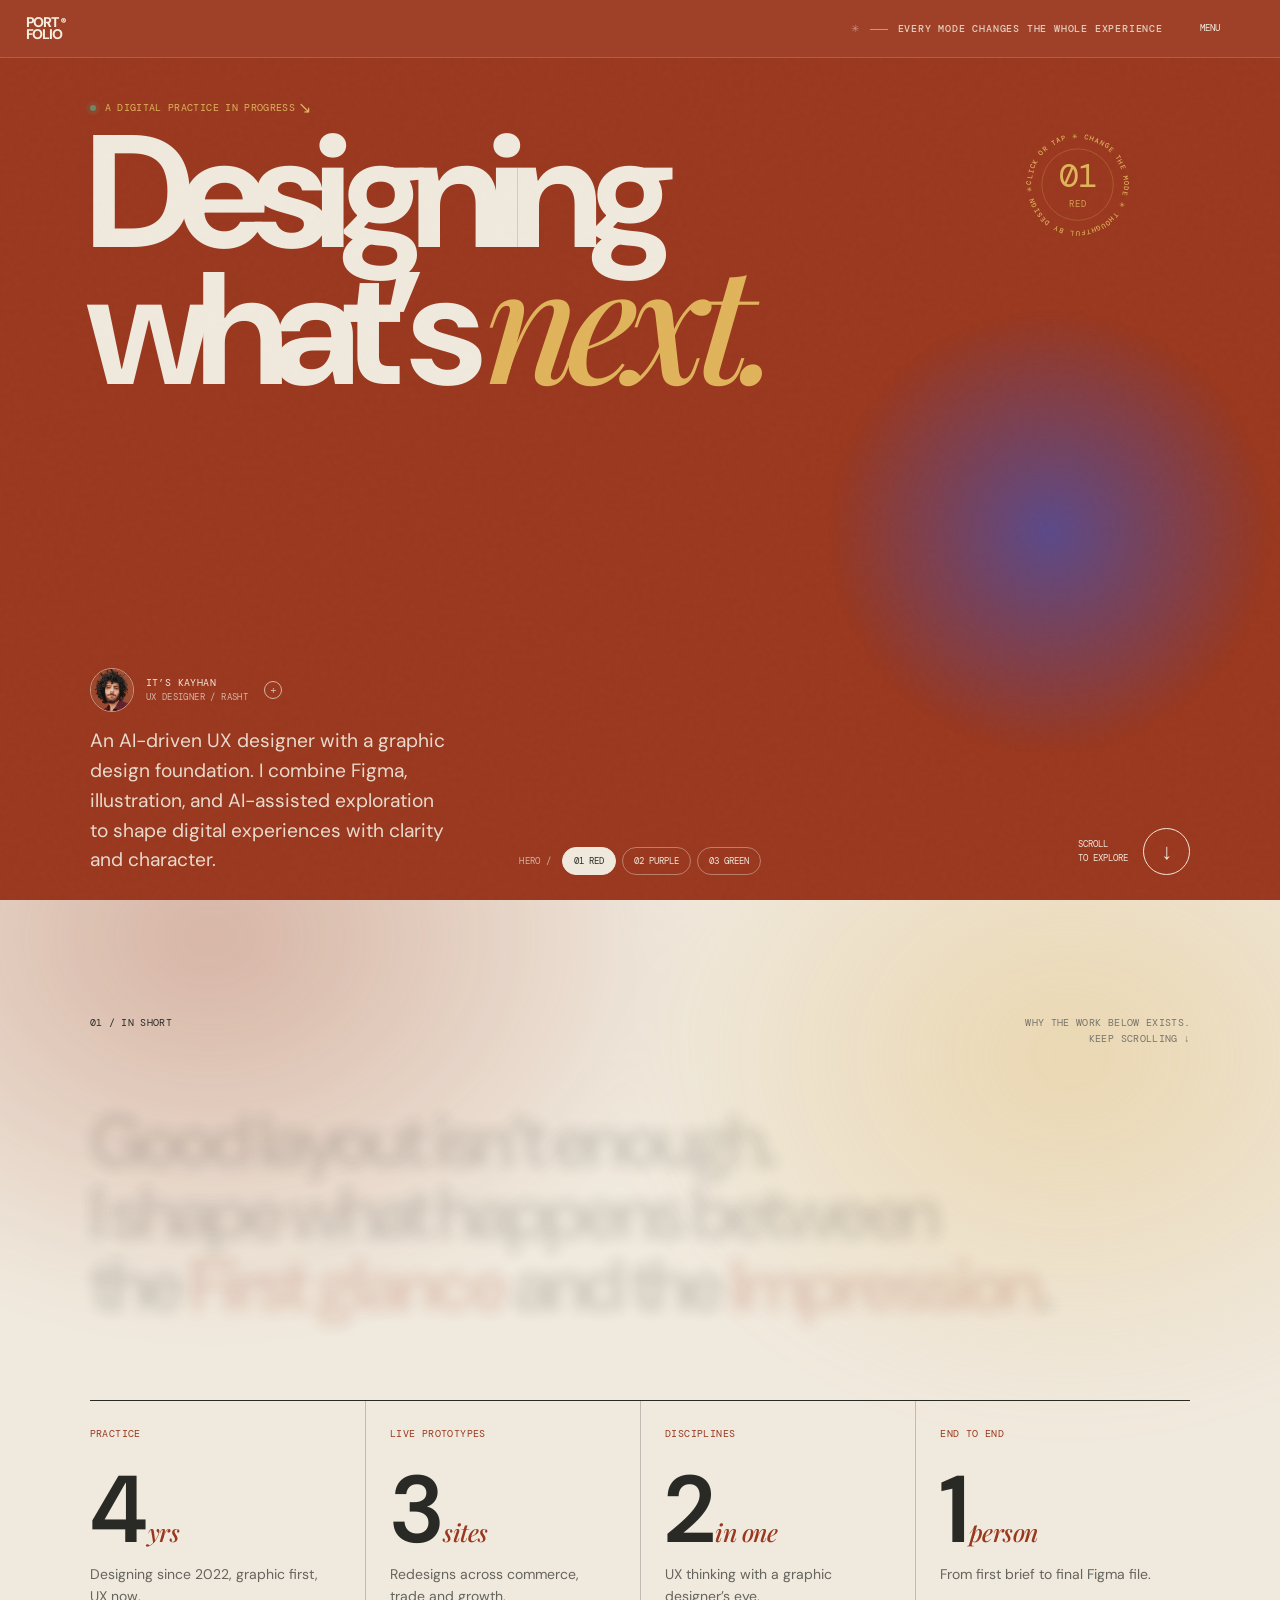
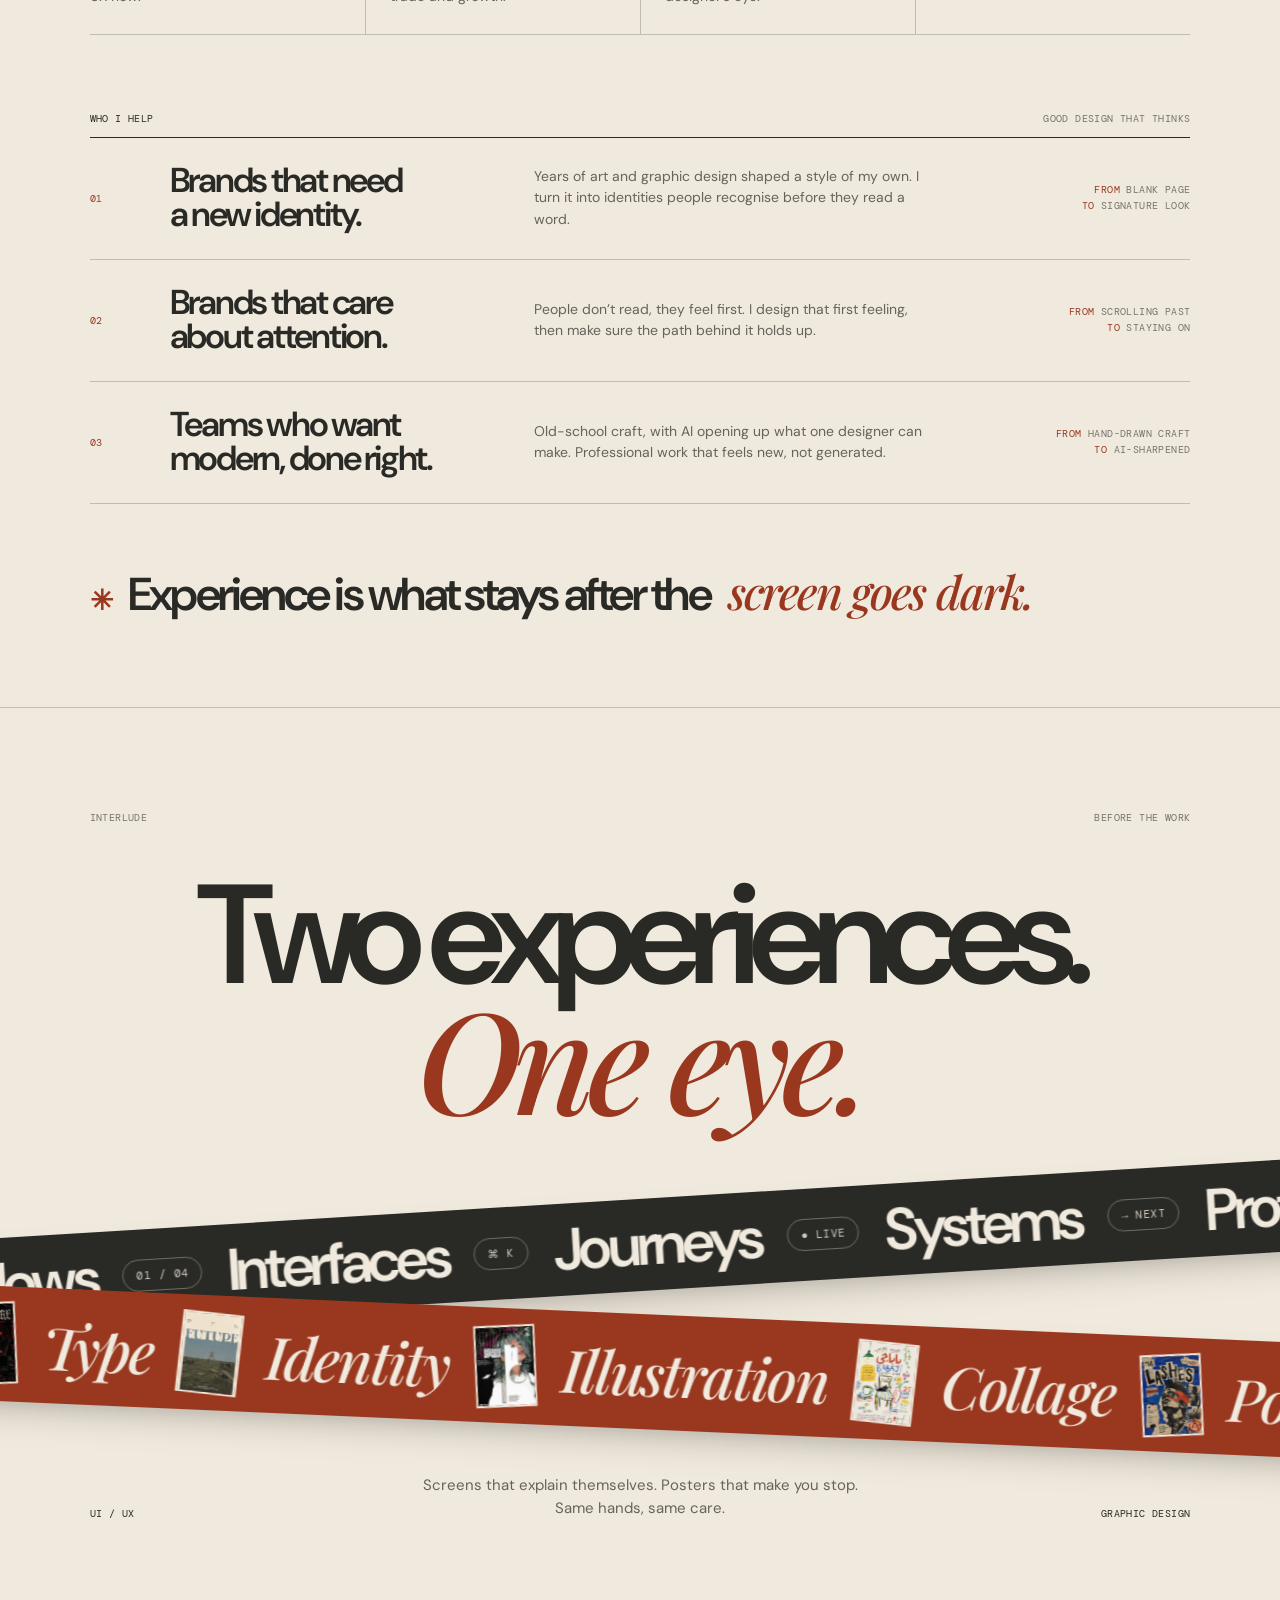
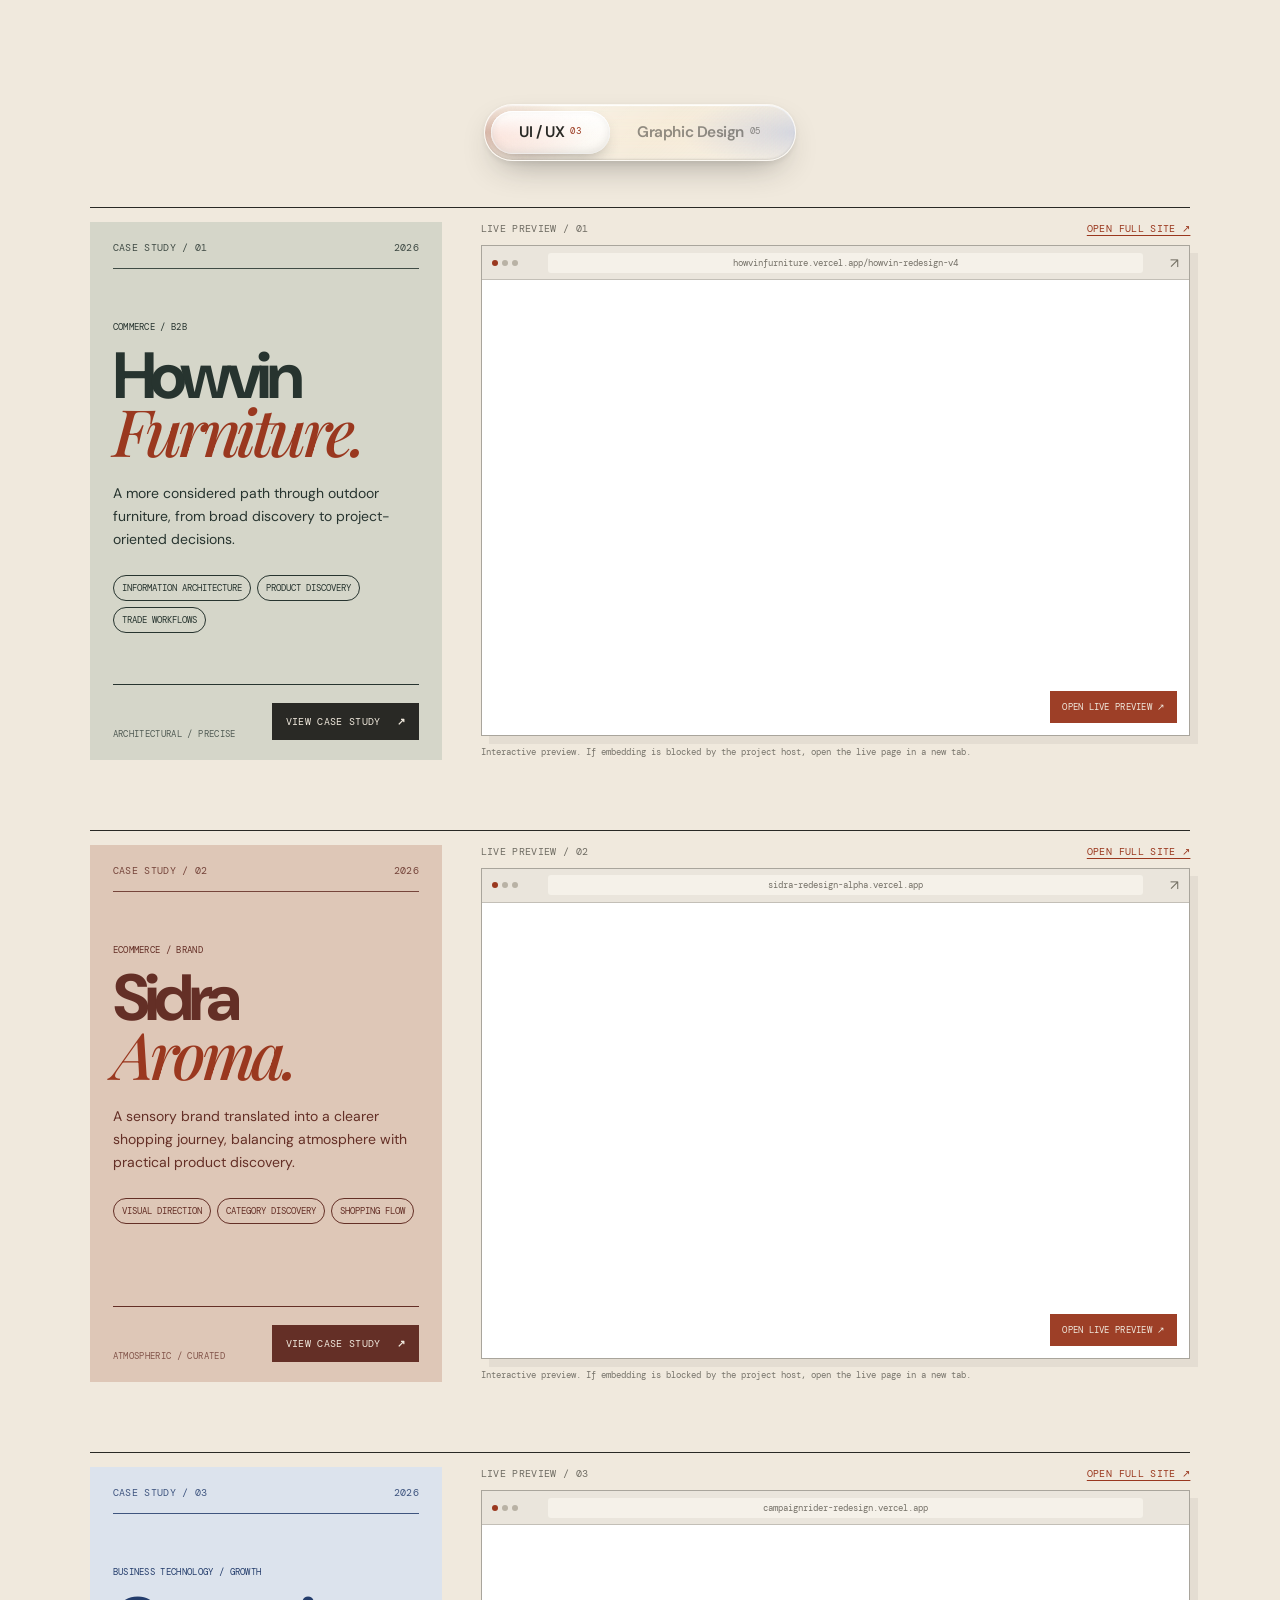
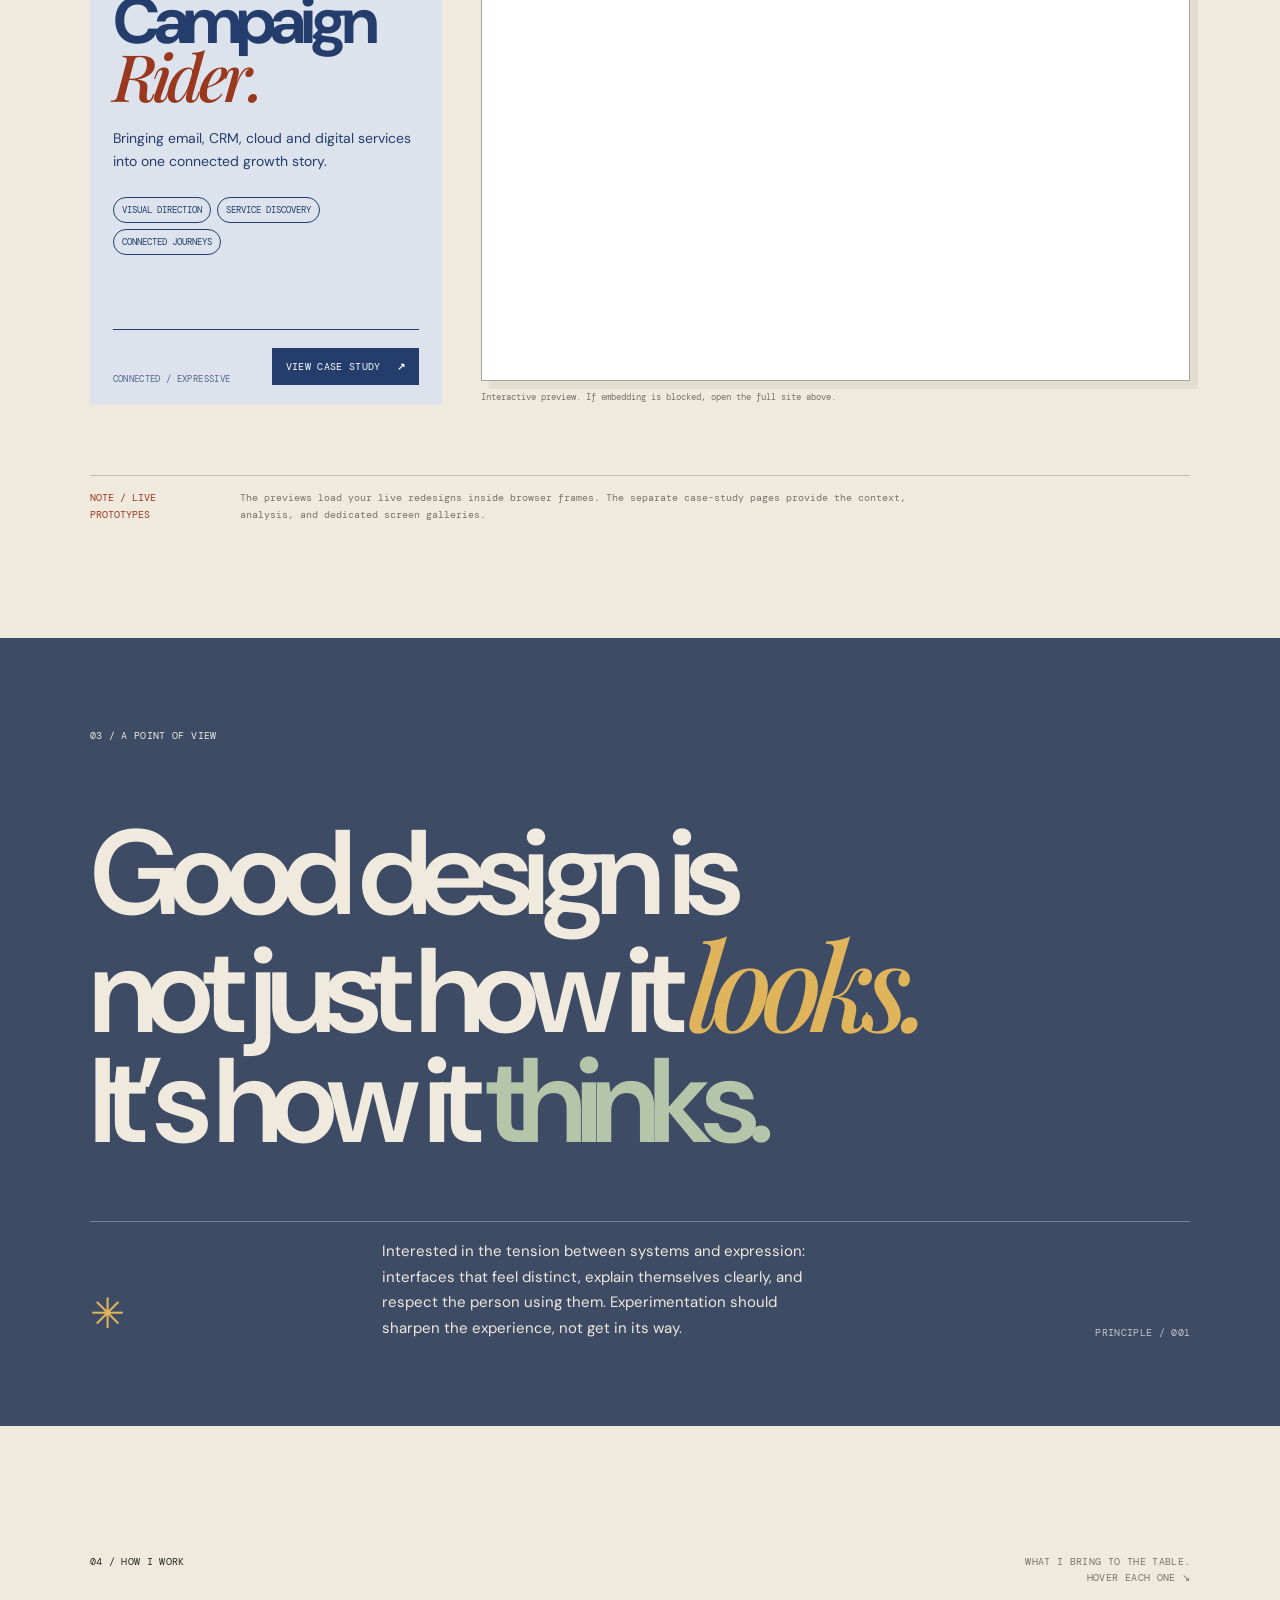
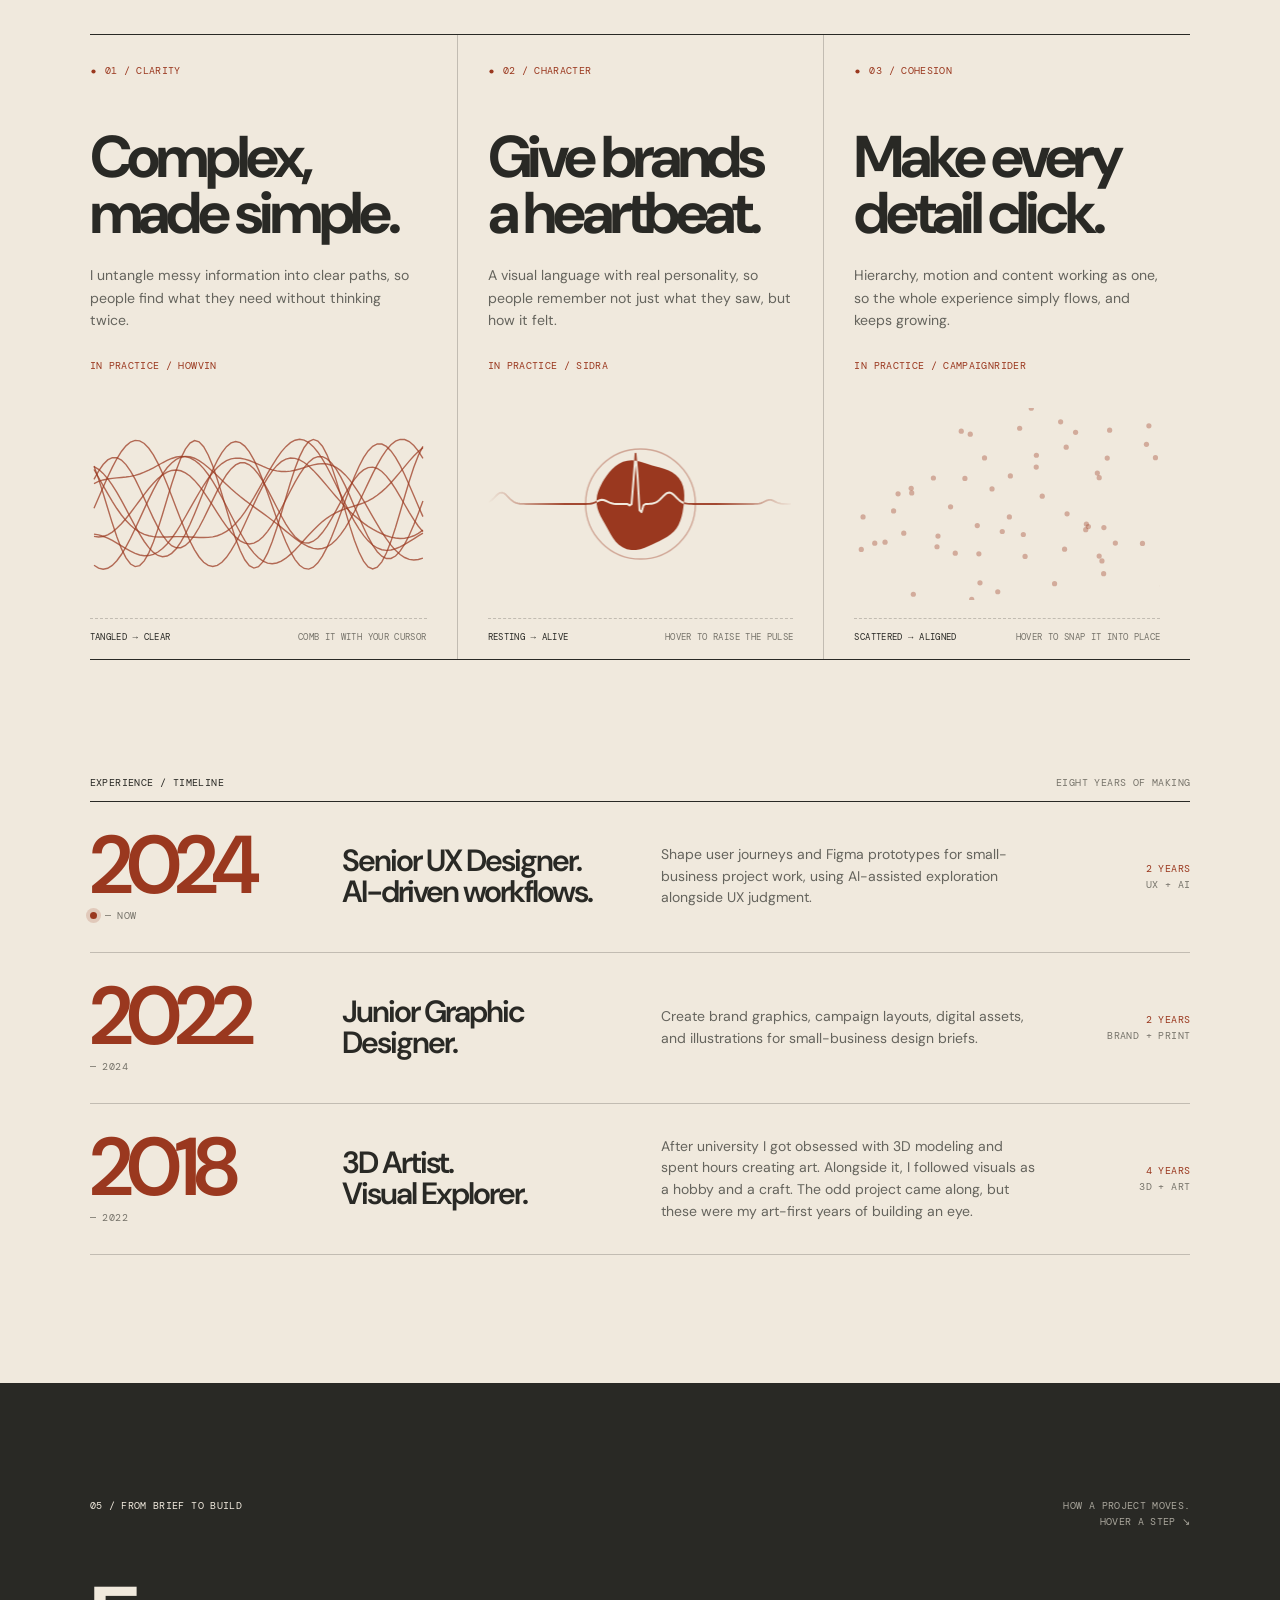
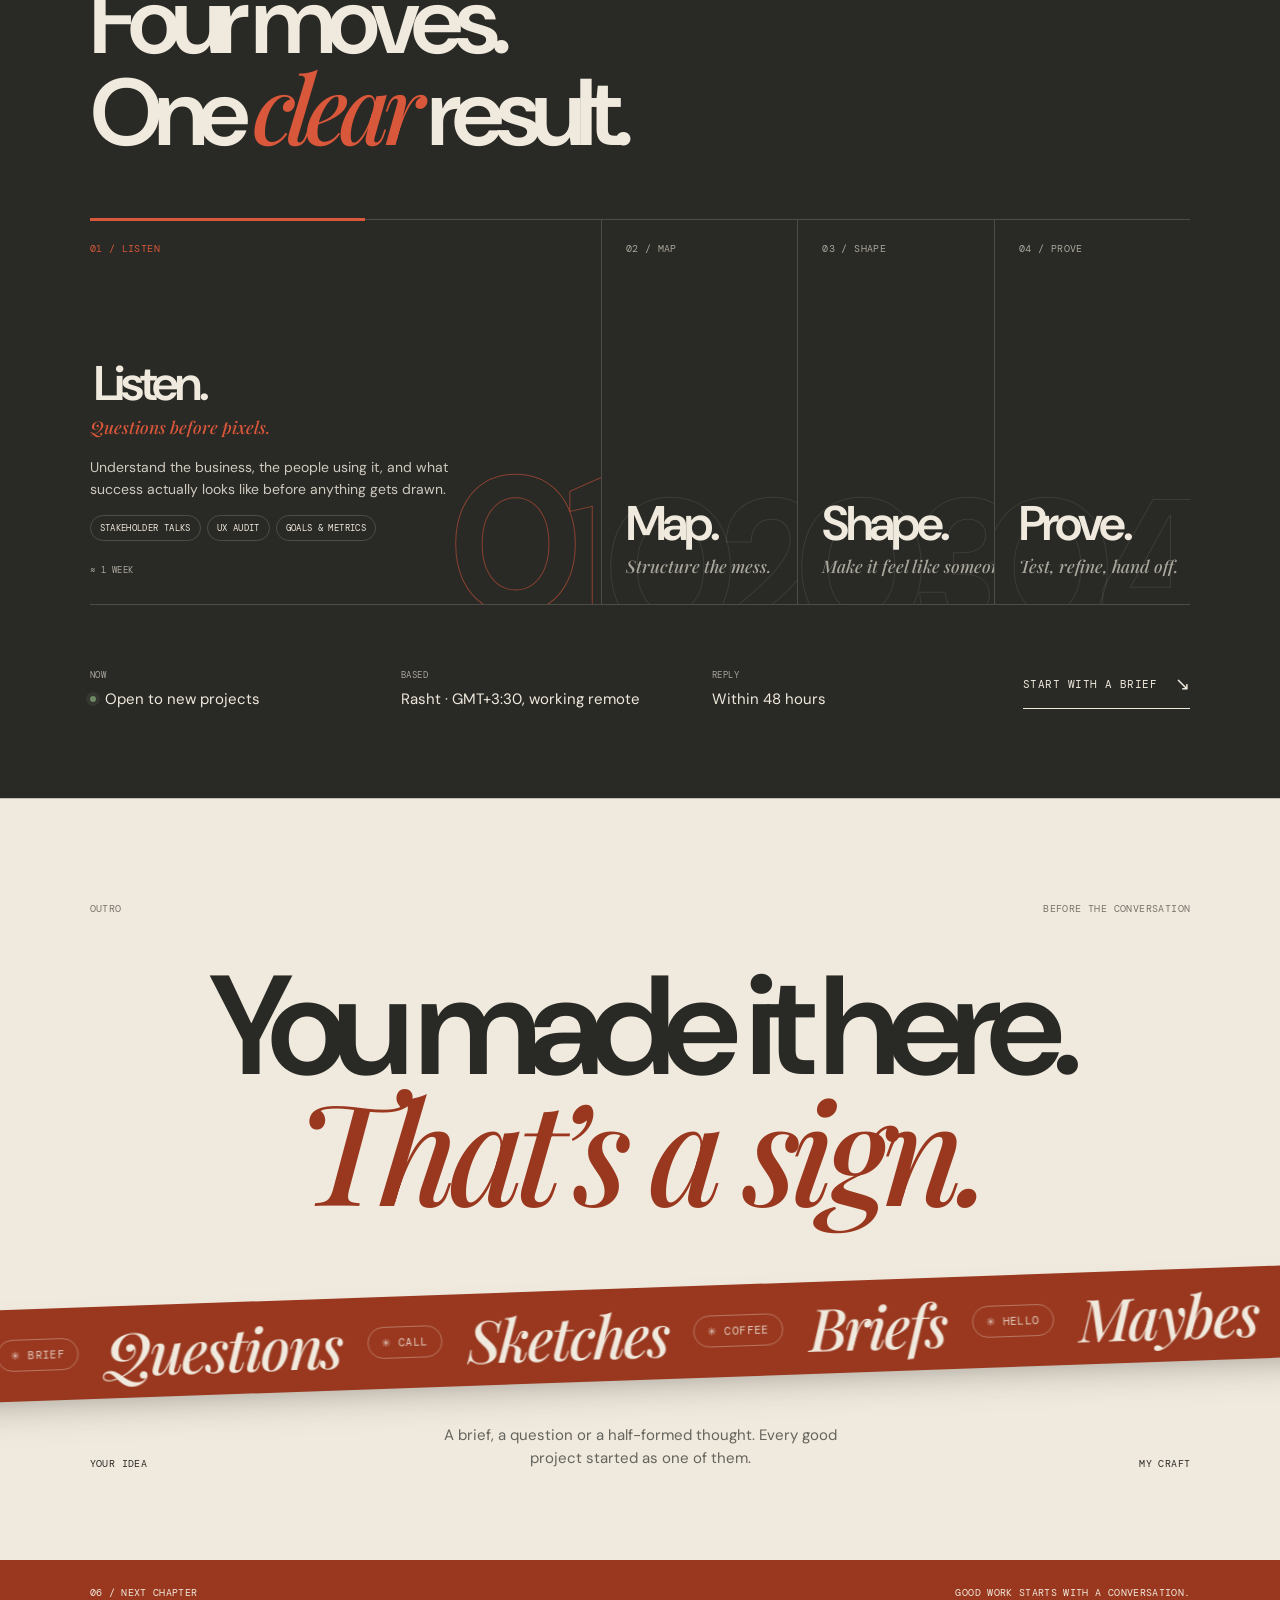
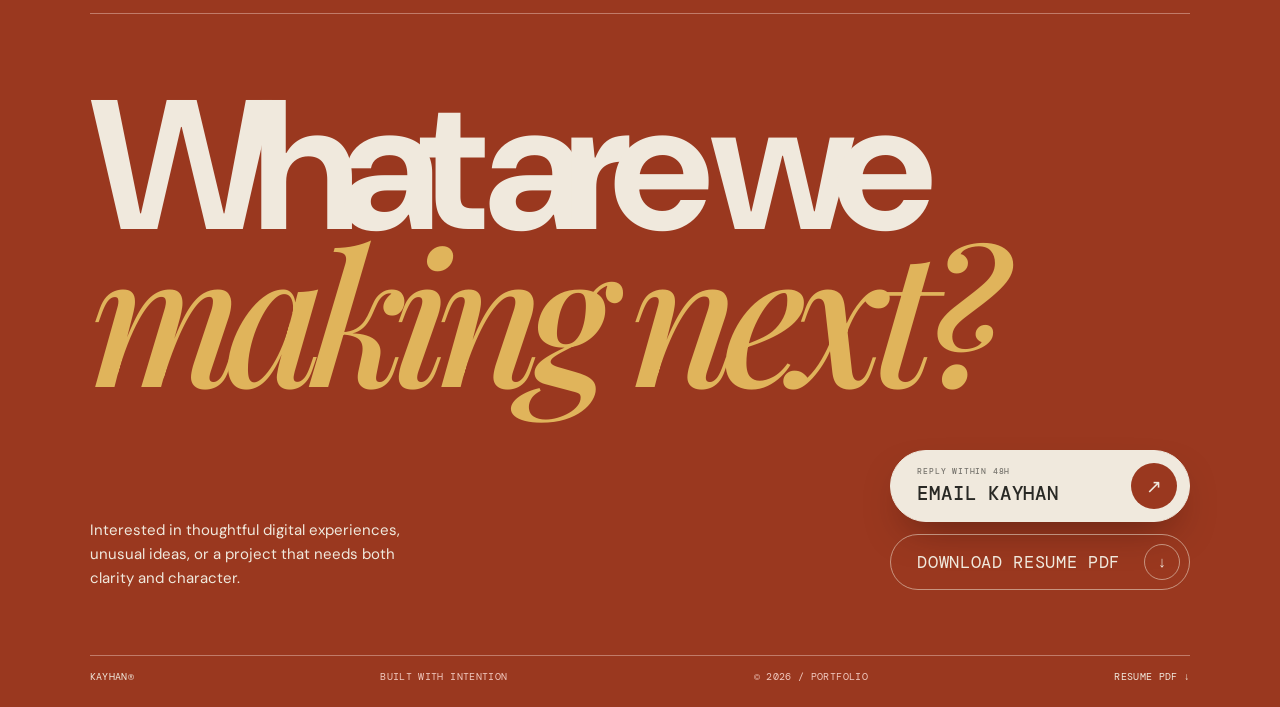
<file: index.html>
<!doctype html>
<html lang="en">
<head>
<meta charset="utf-8"><meta name="viewport" content="width=device-width,initial-scale=1"><meta name="theme-color" content="#f0e9dd">
<meta name="description" content="Experimental editorial UI/UX portfolio: selected commerce redesigns, design analysis, and live previews.">
<title>Kayhan — AI-Driven UX Designer</title>
<link rel="icon" href="assets/kayhan-avatar.jpg?v=plum" type="image/jpeg">
<link rel="apple-touch-icon" href="assets/kayhan-avatar.jpg?v=plum">
<link rel="preconnect" href="https://fonts.googleapis.com"><link rel="preconnect" href="https://fonts.gstatic.com" crossorigin>
<link href="https://fonts.googleapis.com/css2?family=DM+Mono:wght@400;500&family=DM+Sans:wght@400;500;600;700;800&family=Playfair+Display:ital,wght@1,500&display=swap" rel="stylesheet"><link rel="stylesheet" href="styles.css"><link rel="stylesheet" href="mobile.css" media="(max-width:760px)">
</head>
<body><div class="grain" aria-hidden="true"></div>
<header class="site-header"><a class="wordmark" href="index.html" aria-label="Portfolio home">PORT<span>®</span><br>FOLIO</a><div class="header-end"><span class="header-note header-section" aria-live="polite"><i></i><b></b></span><button class="menu-toggle" type="button" aria-expanded="false" aria-controls="menu-panel" aria-label="Open menu"><span class="menu-toggle-text"><span class="menu-toggle-label">MENU</span><span class="menu-toggle-close" aria-hidden="true">×</span></span></button></div></header>
<nav class="menu-panel" id="menu-panel" aria-label="Main navigation" aria-hidden="true"><div class="menu-top"><span>INDEX / 00—04</span><button class="menu-close" type="button" aria-label="Close menu">CLOSE ×</button></div><a href="#approach"><small>01</small>Approach <span>↘</span></a><a href="#experience"><small>02</small>Capabilities <span>↘</span></a><a href="#process"><small>03</small>Process <span>↘</span></a><a href="#contact"><small>04</small>Get in touch <span>↘</span></a><a href="assets/kayhan-resume.pdf" download="Kayhan-Resume.pdf"><small>PDF</small>Download resume <span>↓</span></a><p>GOOD IDEAS DESERVE<br>GOOD INTERFACES.</p></nav>
<main id="top">
<section class="hero section-pad" data-variant="1"><div class="hero-fx" aria-hidden="true"><div class="hero-marquee"><div class="marquee-row"><span>DESIGNING WHAT’S NEXT ✳ UI · UX ✳ ART DIRECTION ✳ DESIGNING WHAT’S NEXT ✳ UI · UX ✳ ART DIRECTION ✳&nbsp;</span><span>DESIGNING WHAT’S NEXT ✳ UI · UX ✳ ART DIRECTION ✳ DESIGNING WHAT’S NEXT ✳ UI · UX ✳ ART DIRECTION ✳&nbsp;</span></div><div class="marquee-row marquee-reverse"><span>CLARITY ✳ CHARACTER ✳ CURIOSITY ✳ SYSTEMS ✳ CLARITY ✳ CHARACTER ✳ CURIOSITY ✳ SYSTEMS ✳&nbsp;</span><span>CLARITY ✳ CHARACTER ✳ CURIOSITY ✳ SYSTEMS ✳ CLARITY ✳ CHARACTER ✳ CURIOSITY ✳ SYSTEMS ✳&nbsp;</span></div><div class="marquee-row"><span>FIGMA ✳ AI-ASSISTED ✳ ILLUSTRATION ✳ PROTOTYPES ✳ FIGMA ✳ AI-ASSISTED ✳ ILLUSTRATION ✳ PROTOTYPES ✳&nbsp;</span><span>FIGMA ✳ AI-ASSISTED ✳ ILLUSTRATION ✳ PROTOTYPES ✳ FIGMA ✳ AI-ASSISTED ✳ ILLUSTRATION ✳ PROTOTYPES ✳&nbsp;</span></div></div><div class="hero-dots"></div><div class="hero-orb"></div><div class="hero-ring"><i>✳</i><span>NEXT</span></div></div><div class="hero-title-wrap"><p class="eyebrow"><b class="status-dot" aria-hidden="true"></b><span class="eyebrow-line">A DIGITAL PRACTICE IN PROGRESS <span aria-hidden="true">↘</span></span></p><h1 class="hero-title">Designing<br>what’s <em>next.</em></h1><button class="hero-stamp" type="button" aria-label="Click to change the hero mode. Next: 02 Purple"><svg aria-hidden="true" viewBox="0 0 200 200"><defs><path id="stamp-path" d="M100,100 m-80,0 a80,80 0 1,1 160,0 a80,80 0 1,1 -160,0"/></defs><circle cx="100" cy="100" r="62"/><text><textPath href="#stamp-path" textLength="500" lengthAdjust="spacing">CLICK OR TAP ✳ CHANGE THE MODE ✳ THOUGHTFUL BY DESIGN ✳</textPath></text></svg><b class="stamp-mode">01</b><small class="stamp-name">RED / 03</small></button></div><div class="hero-bottom"><div class="hero-intro-block"><div class="hero-id" tabindex="0" aria-describedby="hero-id-card"><img class="hero-avatar" src="assets/kayhan-avatar.jpg?v=plum" alt="Kayhan" width="44" height="44" decoding="async"><span>IT’S KAYHAN<br><small>UX DESIGNER / RASHT</small></span><span class="hero-id-hint" aria-hidden="true">+</span><div class="hero-id-card" id="hero-id-card" role="tooltip"><img class="id-card-photo" src="assets/kayhan-avatar.jpg?v=plum" alt="" width="104" height="132" decoding="async"><div class="id-card-body"><p class="id-card-status"><b class="status-dot" aria-hidden="true"></b> OPEN TO A CONVERSATION</p><strong>Kayhan</strong><span class="id-card-role">AI-driven UX designer</span><dl><div><dt>BASED</dt><dd>Rasht, Iran</dd></div><div><dt>PRACTICE</dt><dd>Since 2022 · UX + graphic</dd></div><div><dt>TOOLS</dt><dd>Figma · AI · Illustration</dd></div></dl></div></div></div><p class="hero-intro">An AI-driven UX designer with a graphic design foundation. I combine Figma, illustration, and AI-assisted exploration to shape digital experiences with clarity and character.</p></div><div class="hero-switch"><div class="hero-variants" role="group" aria-label="Hero style"><span>HERO /</span><button type="button" data-hero-variant="1" aria-pressed="true">01 RED</button><button type="button" data-hero-variant="2" aria-pressed="false">02 PURPLE</button><button type="button" data-hero-variant="3" aria-pressed="false">03 GREEN</button></div></div><a class="round-link" href="#intro"><span>SCROLL<br>TO EXPLORE</span><b>↓</b></a></div></section>
<section class="intro section-pad" id="intro"><div class="section-heading"><p class="eyebrow">01 / IN SHORT</p><p class="section-aside">WHY THE WORK BELOW EXISTS.<br>KEEP SCROLLING ↓</p></div><p class="intro-statement">Good layout isn’t enough.<br>I shape what happens between<br>the <strong class="intro-hit">First glance</strong> and the <strong class="intro-hit">Impression</strong>.</p><div class="intro-facts"><div class="fact"><span>PRACTICE</span><b><i data-count="4">4</i><small>yrs</small></b><p>Designing since 2022, graphic first, UX now.</p></div><div class="fact"><span>LIVE PROTOTYPES</span><b><i data-count="3">3</i><small>sites</small></b><p>Redesigns across commerce, trade and growth.</p></div><div class="fact"><span>DISCIPLINES</span><b><i data-count="2">2</i><small>in one</small></b><p>UX thinking with a graphic designer’s eye.</p></div><div class="fact"><span>END TO END</span><b><i data-count="1">1</i><small>person</small></b><p>From first brief to final Figma file.</p></div></div><div class="intro-help"><div class="intro-help-head"><span>WHO I HELP</span><span>GOOD DESIGN THAT THINKS</span></div><div class="help-row"><span class="help-num">01</span><h3>Brands that need<br>a new identity.</h3><p>Years of art and graphic design shaped a style of my own. I turn it into identities people recognise before they read a word.</p><span class="help-tag"><span class="tag-from"><b>FROM</b> BLANK PAGE</span><span class="tag-to"><b>TO</b> SIGNATURE LOOK</span></span></div><div class="help-row"><span class="help-num">02</span><h3>Brands that care<br>about attention.</h3><p>People don’t read, they feel first. I design that first feeling, then make sure the path behind it holds up.</p><span class="help-tag"><span class="tag-from"><b>FROM</b> SCROLLING PAST</span><span class="tag-to"><b>TO</b> STAYING ON</span></span></div><div class="help-row"><span class="help-num">03</span><h3>Teams who want<br>modern, done right.</h3><p>Old-school craft, with AI opening up what one designer can make. Professional work that feels new, not generated.</p><span class="help-tag"><span class="tag-from"><b>FROM</b> HAND-DRAWN CRAFT</span><span class="tag-to"><b>TO</b> AI-SHARPENED</span></span></div><p class="intro-belief"><span>✳</span>Experience is what stays after the <em>screen goes dark.</em></p></div></section>
<section class="bridge" aria-label="Two experiences, one eye"><div class="bridge-head section-pad"><span>INTERLUDE</span><span>BEFORE THE WORK</span></div><h2 class="bridge-title section-pad">Two experiences.<br><em>One eye.</em></h2><div class="bridge-tapes" aria-hidden="true"><div class="tape tape-ui"><div class="tape-track"><span>Interfaces</span><i class="chip">⌘ K</i><span>Journeys</span><i class="chip">● LIVE</i><span>Systems</span><i class="chip">→ NEXT</i><span>Prototypes</span><i class="chip">▢ ▢ ▢</i><span>Flows</span><i class="chip">01 / 04</i></div></div><div class="tape tape-gd"><div class="tape-track"><span>Posters</span><img src="assets/posters/ravegore.jpg" alt=""><span>Type</span><img src="assets/posters/future.jpg" alt=""><span>Identity</span><img src="assets/posters/spark.jpg" alt=""><span>Illustration</span><img src="assets/posters/babaji.jpg" alt=""><span>Collage</span><img src="assets/posters/the-lashes.jpg" alt=""></div></div></div><div class="bridge-foot section-pad"><span>UI / UX</span><p>Screens that explain themselves. Posters that make you stop. Same hands, same care.</p><span>GRAPHIC DESIGN</span></div></section>
<section class="work section-pad" id="gallery" aria-label="Gallery">
<div class="work-switch-wrap"><div class="work-switch" role="tablist" aria-label="Type of work"><span class="ws-blob" aria-hidden="true"></span><button type="button" role="tab" id="tab-ui" aria-controls="panel-ui" aria-selected="true" data-view="ui">UI / UX <sup>03</sup></button><button type="button" role="tab" id="tab-graphic" aria-controls="panel-graphic" aria-selected="false" tabindex="-1" data-view="graphic">Graphic Design <sup>05</sup></button></div></div>
<div class="work-panel" id="panel-ui" role="tabpanel" aria-labelledby="tab-ui">
<article class="showcase-row" id="case-howvin"><div class="showcase-card card-howvin"><div class="card-topline"><span>CASE STUDY / 01</span><span>2026</span></div><div class="card-content"><p class="eyebrow">COMMERCE / B2B</p><h2>Howvin<br><em>Furniture.</em></h2><p class="card-description">A more considered path through outdoor furniture, from broad discovery to project-oriented decisions.</p><div class="card-tags"><span>INFORMATION ARCHITECTURE</span><span>PRODUCT DISCOVERY</span><span>TRADE WORKFLOWS</span></div></div><div class="card-bottom"><span class="micro-label">ARCHITECTURAL / PRECISE</span><a class="detail-link" href="showcases/howvin.html">VIEW CASE STUDY <b>↗</b></a></div></div><div class="preview-column"><div class="preview-heading"><span>LIVE PREVIEW / 01</span><a href="https://howvinfurniture.vercel.app/howvin-redesign-v4" target="_blank" rel="noreferrer">OPEN FULL SITE ↗</a></div><div class="browser-frame"><div class="browser-bar"><div class="browser-dots"><i></i><i></i><i></i></div><span class="browser-url">howvinfurniture.vercel.app/howvin-redesign-v4</span><span class="browser-more">↗</span></div><iframe title="Live preview of the Howvin Furniture redesign" src="https://howvinfurniture.vercel.app/howvin-redesign-v4" loading="lazy" referrerpolicy="strict-origin-when-cross-origin"></iframe><a class="preview-open" href="https://howvinfurniture.vercel.app/howvin-redesign-v4" target="_blank" rel="noreferrer">OPEN LIVE PREVIEW ↗</a></div><p class="preview-note">Interactive preview. If embedding is blocked by the project host, open the live page in a new tab.</p></div></article>
<article class="showcase-row showcase-sidra" id="case-sidra"><div class="showcase-card card-sidra"><div class="card-topline"><span>CASE STUDY / 02</span><span>2026</span></div><div class="card-content"><p class="eyebrow">ECOMMERCE / BRAND</p><h2>Sidra<br><em>Aroma.</em></h2><p class="card-description">A sensory brand translated into a clearer shopping journey, balancing atmosphere with practical product discovery.</p><div class="card-tags"><span>VISUAL DIRECTION</span><span>CATEGORY DISCOVERY</span><span>SHOPPING FLOW</span></div></div><div class="card-bottom"><span class="micro-label">ATMOSPHERIC / CURATED</span><a class="detail-link" href="showcases/sidra.html">VIEW CASE STUDY <b>↗</b></a></div></div><div class="preview-column"><div class="preview-heading"><span>LIVE PREVIEW / 02</span><a href="https://sidra-redesign-alpha.vercel.app/" target="_blank" rel="noreferrer">OPEN FULL SITE ↗</a></div><div class="browser-frame"><div class="browser-bar"><div class="browser-dots"><i></i><i></i><i></i></div><span class="browser-url">sidra-redesign-alpha.vercel.app</span><span class="browser-more">↗</span></div><iframe title="Live preview of the Sidra Aroma redesign" src="https://sidra-redesign-alpha.vercel.app/" loading="lazy" referrerpolicy="strict-origin-when-cross-origin"></iframe><a class="preview-open" href="https://sidra-redesign-alpha.vercel.app/" target="_blank" rel="noreferrer">OPEN LIVE PREVIEW ↗</a></div><p class="preview-note">Interactive preview. If embedding is blocked by the project host, open the live page in a new tab.</p></div></article>
<article class="showcase-row showcase-campaignrider" id="case-campaignrider"><div class="showcase-card card-campaignrider"><div class="card-topline"><span>CASE STUDY / 03</span><span>2026</span></div><div class="card-content"><p class="eyebrow">BUSINESS TECHNOLOGY / GROWTH</p><h2>Campaign<br><em>Rider.</em></h2><p class="card-description">Bringing email, CRM, cloud and digital services into one connected growth story.</p><div class="card-tags"><span>VISUAL DIRECTION</span><span>SERVICE DISCOVERY</span><span>CONNECTED JOURNEYS</span></div></div><div class="card-bottom"><span class="micro-label">CONNECTED / EXPRESSIVE</span><a class="detail-link" href="showcases/campaignrider.html">VIEW CASE STUDY <b>↗</b></a></div></div><div class="preview-column"><div class="preview-heading"><span>LIVE PREVIEW / 03</span><a href="https://campaignrider-redesign.vercel.app/" target="_blank" rel="noreferrer">OPEN FULL SITE ↗</a></div><div class="browser-frame"><div class="browser-bar"><div class="browser-dots"><i></i><i></i><i></i></div><span class="browser-url">campaignrider-redesign.vercel.app</span></div><iframe title="CampaignRider live redesign" src="https://campaignrider-redesign.vercel.app/" loading="lazy"></iframe></div><p class="preview-note">Interactive preview. If embedding is blocked, open the full site above.</p></div></article>
<div class="work-endnote"><span>NOTE / LIVE PROTOTYPES</span><p>The previews load your live redesigns inside browser frames. The separate case-study pages provide the context, analysis, and dedicated screen galleries.</p></div>
</div>
<div class="work-panel" id="panel-graphic" role="tabpanel" aria-labelledby="tab-graphic" hidden><div class="poster-grid">
<button type="button" class="poster" data-full="assets/posters/ravegore.jpg"><span class="poster-img"><img src="assets/posters/ravegore.jpg" alt="Ravegore rave poster: hooded horned figure at a synth, red and black" loading="lazy"></span><span class="poster-cap"><b>01</b><strong>Ravegore</strong><small>RAVE POSTER / INDUSTRIAL</small></span></button>
<button type="button" class="poster" data-full="assets/posters/future.jpg"><span class="poster-img"><img src="assets/posters/future.jpg" alt="Future poster: Azadi Tower over a field of ruins" loading="lazy"></span><span class="poster-cap"><b>02</b><strong>Future</strong><small>TYPOGRAPHIC / PHOTO</small></span></button>
<button type="button" class="poster" data-full="assets/posters/spark.jpg"><span class="poster-img"><img src="assets/posters/spark.jpg" alt="Spark poster: painted portrait cut through tall letterforms" loading="lazy"></span><span class="poster-cap"><b>03</b><strong>Spark</strong><small>EDITORIAL / TYPE AS FRAME</small></span></button>
<button type="button" class="poster" data-full="assets/posters/babaji.jpg"><span class="poster-img"><img src="assets/posters/babaji.jpg" alt="Babaji concept store opening poster, hand-drawn crayon style" loading="lazy"></span><span class="poster-cap"><b>04</b><strong>Babaji</strong><small>STORE OPENING / ILLUSTRATION</small></span></button>
<button type="button" class="poster" data-full="assets/posters/the-lashes.jpg"><span class="poster-img"><img src="assets/posters/the-lashes.jpg" alt="The Lashes punk gig poster, torn-paper collage on blue" loading="lazy"></span><span class="poster-cap"><b>05</b><strong>The Lashes</strong><small>GIG POSTER / COLLAGE</small></span></button>
<div class="cooking"><span class="cooking-steam" aria-hidden="true"><i></i><i></i><i></i></span><p class="cooking-title">Cooking soon<span class="dots" aria-hidden="true"><i>.</i><i>.</i><i>.</i></span></p><p>My favourite posters are still on the stove. Worth the wait.</p><span class="cooking-meta">NEXT BATCH / IN PROGRESS</span></div>
</div></div>
<dialog class="poster-view" aria-label="Poster preview"><img alt=""><button type="button" class="poster-close" aria-label="Close preview">CLOSE ✕</button></dialog>
</section>
<section class="manifesto section-pad" id="approach"><div class="section-heading light-heading"><p class="eyebrow">03 / A POINT OF VIEW</p></div><div class="manifesto-stage" aria-live="polite"><h2 class="is-active">Good design is<br>not just how it <em>looks.</em><br>It’s how it <span>thinks.</span></h2><h2 aria-hidden="true">Great interfaces<br>don’t just <em>shine.</em><br>They <span>explain.</span></h2><h2 aria-hidden="true">Systems and soul<br>can share the same<br>digital <span>space.</span></h2><h2 aria-hidden="true">Clear is<br>the new <em>bold.</em></h2><h2 aria-hidden="true">The impression<br>should outlast<br>the first <span>glance.</span></h2></div><div class="manifesto-bottom"><span class="manifesto-symbol">✳</span><p>Interested in the tension between systems and expression: interfaces that feel distinct, explain themselves clearly, and respect the person using them. Experimentation should sharpen the experience, not get in its way.</p><span class="mono manifesto-index">PRINCIPLE / 001</span></div></section>
<section class="capabilities section-pad" id="experience"><div class="section-heading"><p class="eyebrow">04 / HOW I WORK</p><p class="section-aside">WHAT I BRING TO THE TABLE.<br>HOVER EACH ONE ↘</p></div><div class="capability-grid"><article class="capability"><span class="cap-number">01 / CLARITY</span><h3>Complex,<br>made simple.</h3><p>I untangle messy information into clear paths, so people find what they need without thinking twice.</p><span class="cap-proof">IN PRACTICE / HOWVIN</span><div class="cap-viz" aria-hidden="true"><canvas></canvas><p class="cap-hint"><b>TANGLED → CLEAR</b><span>COMB IT WITH YOUR CURSOR</span></p></div></article><article class="capability"><span class="cap-number">02 / CHARACTER</span><h3>Give brands<br>a heartbeat.</h3><p>A visual language with real personality, so people remember not just what they saw, but how it felt.</p><span class="cap-proof">IN PRACTICE / SIDRA</span><div class="cap-viz" aria-hidden="true"><canvas></canvas><p class="cap-hint"><b>RESTING → ALIVE</b><span>HOVER TO RAISE THE PULSE</span></p></div></article><article class="capability"><span class="cap-number">03 / COHESION</span><h3>Make every<br>detail click.</h3><p>Hierarchy, motion and content working as one, so the whole experience simply flows, and keeps growing.</p><span class="cap-proof">IN PRACTICE / CAMPAIGNRIDER</span><div class="cap-viz" aria-hidden="true"><canvas></canvas><p class="cap-hint"><b>SCATTERED → ALIGNED</b><span>HOVER TO SNAP IT INTO PLACE</span></p></div></article></div><div class="timeline"><div class="timeline-label"><span>EXPERIENCE / TIMELINE</span><span>EIGHT YEARS OF MAKING</span></div><div class="timeline-row is-now"><span class="timeline-date"><b>2024</b><small><i class="tl-dot" aria-hidden="true"></i>— NOW</small></span><h4>Senior UX Designer.<br>AI-driven workflows.</h4><p>Shape user journeys and Figma prototypes for small-business project work, using AI-assisted exploration alongside UX judgment.</p><span class="timeline-tag"><b>2 YEARS</b><br>UX + AI</span></div><div class="timeline-row"><span class="timeline-date"><b>2022</b><small>— 2024</small></span><h4>Junior Graphic<br>Designer.</h4><p>Create brand graphics, campaign layouts, digital assets, and illustrations for small-business design briefs.</p><span class="timeline-tag"><b>2 YEARS</b><br>BRAND + PRINT</span></div><div class="timeline-row"><span class="timeline-date"><b>2018</b><small>— 2022</small></span><h4>3D Artist.<br>Visual Explorer.</h4><p>After university I got obsessed with 3D modeling and spent hours creating art. Alongside it, I followed visuals as a hobby and a craft. The odd project came along, but these were my art-first years of building an eye.</p><span class="timeline-tag"><b>4 YEARS</b><br>3D + ART</span></div></div></section>
<section class="process section-pad" id="process"><div class="section-heading"><p class="eyebrow">05 / FROM BRIEF TO BUILD</p><p class="section-aside">HOW A PROJECT MOVES.<br>HOVER A STEP ↘</p></div><h2>Four moves.<br>One <em>clear</em> result.</h2><div class="process-rail" aria-hidden="true"><i></i></div><div class="process-track"><article class="step" data-n="01" tabindex="0" aria-expanded="false"><span class="step-timer" aria-hidden="true"></span><span class="step-num">01 / LISTEN</span><h3>Listen.</h3><p class="step-lead">Questions before pixels.</p><div class="step-body"><p>Understand the business, the people using it, and what success actually looks like before anything gets drawn.</p><ul><li>Stakeholder talks</li><li>UX audit</li><li>Goals &amp; metrics</li></ul><span class="step-meta">≈ 1 WEEK</span></div></article><article class="step" data-n="02" tabindex="0" aria-expanded="false"><span class="step-timer" aria-hidden="true"></span><span class="step-num">02 / MAP</span><h3>Map.</h3><p class="step-lead">Structure the mess.</p><div class="step-body"><p>Turn scattered content and needs into an architecture people can move through without thinking.</p><ul><li>Information architecture</li><li>User flows</li><li>Content model</li></ul><span class="step-meta">≈ 1–2 WEEKS</span></div></article><article class="step" data-n="03" tabindex="0" aria-expanded="false"><span class="step-timer" aria-hidden="true"></span><span class="step-num">03 / SHAPE</span><h3>Shape.</h3><p class="step-lead">Make it feel like someone.</p><div class="step-body"><p>Give the structure a voice: visual direction, motion and prototypes, explored widely with AI and refined by hand.</p><ul><li>Visual direction</li><li>Figma prototypes</li><li>AI-assisted exploration</li></ul><span class="step-meta">≈ 2–3 WEEKS</span></div></article><article class="step" data-n="04" tabindex="0" aria-expanded="false"><span class="step-timer" aria-hidden="true"></span><span class="step-num">04 / PROVE</span><h3>Prove.</h3><p class="step-lead">Test, refine, hand off.</p><div class="step-body"><p>Check it with real people, tighten the details, and hand over a system the team can keep building on.</p><ul><li>Usability checks</li><li>Design specs</li><li>Component system</li></ul><span class="step-meta">≈ 1 WEEK</span></div></article></div><div class="process-now"><div><span>NOW</span><p><b class="status-dot" aria-hidden="true"></b> Open to new projects</p></div><div><span>BASED</span><p>Rasht · GMT+3:30, working remote</p></div><div><span>REPLY</span><p>Within 48 hours</p></div><a class="process-cta" href="#contact">START WITH A BRIEF <b>↘</b></a></div></section>
<section class="bridge bridge-outro" aria-label="You made it here. That's a sign."><div class="bridge-head section-pad"><span>OUTRO</span><span>BEFORE THE CONVERSATION</span></div><h2 class="bridge-title section-pad">You made it here.<br><em>That’s a sign.</em></h2><div class="bridge-tapes" aria-hidden="true"><div class="tape tape-gd"><div class="tape-track"><span>Ideas</span><i class="chip">✳ BRIEF</i><span>Questions</span><i class="chip">✳ CALL</i><span>Sketches</span><i class="chip">✳ COFFEE</i><span>Briefs</span><i class="chip">✳ HELLO</i><span>Maybes</span><i class="chip">✳ 48H</i></div></div></div><div class="bridge-foot section-pad"><span>YOUR IDEA</span><p>A brief, a question or a half-formed thought. Every good project started as one of them.</p><span>MY CRAFT</span></div></section>
<section class="contact section-pad" id="contact"><div class="contact-top"><span>06 / NEXT CHAPTER</span><span>GOOD WORK STARTS WITH A CONVERSATION.</span></div><h2>What are we<br><em>making next?</em></h2><div class="contact-bottom"><p>Interested in thoughtful digital experiences, unusual ideas, or a project that needs both clarity and character.</p><div class="contact-actions"><a class="contact-link" href="mailto:kxy0kxy@gmail.com"><span class="cta-text"><small>REPLY WITHIN 48H</small>EMAIL KAYHAN</span><span class="cta-icon" aria-hidden="true">↗</span></a><a class="contact-resume" href="assets/kayhan-resume.pdf" download="Kayhan-Resume.pdf"><span class="cta-text">DOWNLOAD RESUME PDF</span><span class="cta-icon" aria-hidden="true">↓</span></a></div></div><div class="footer-line"><a href="#top">KAYHAN®</a><span>BUILT WITH INTENTION</span><span>© 2026 / PORTFOLIO</span><a href="assets/kayhan-resume.pdf" download="Kayhan-Resume.pdf">RESUME PDF ↓</a></div></section>
</main><script src="script.js"></script></body></html>
</file>
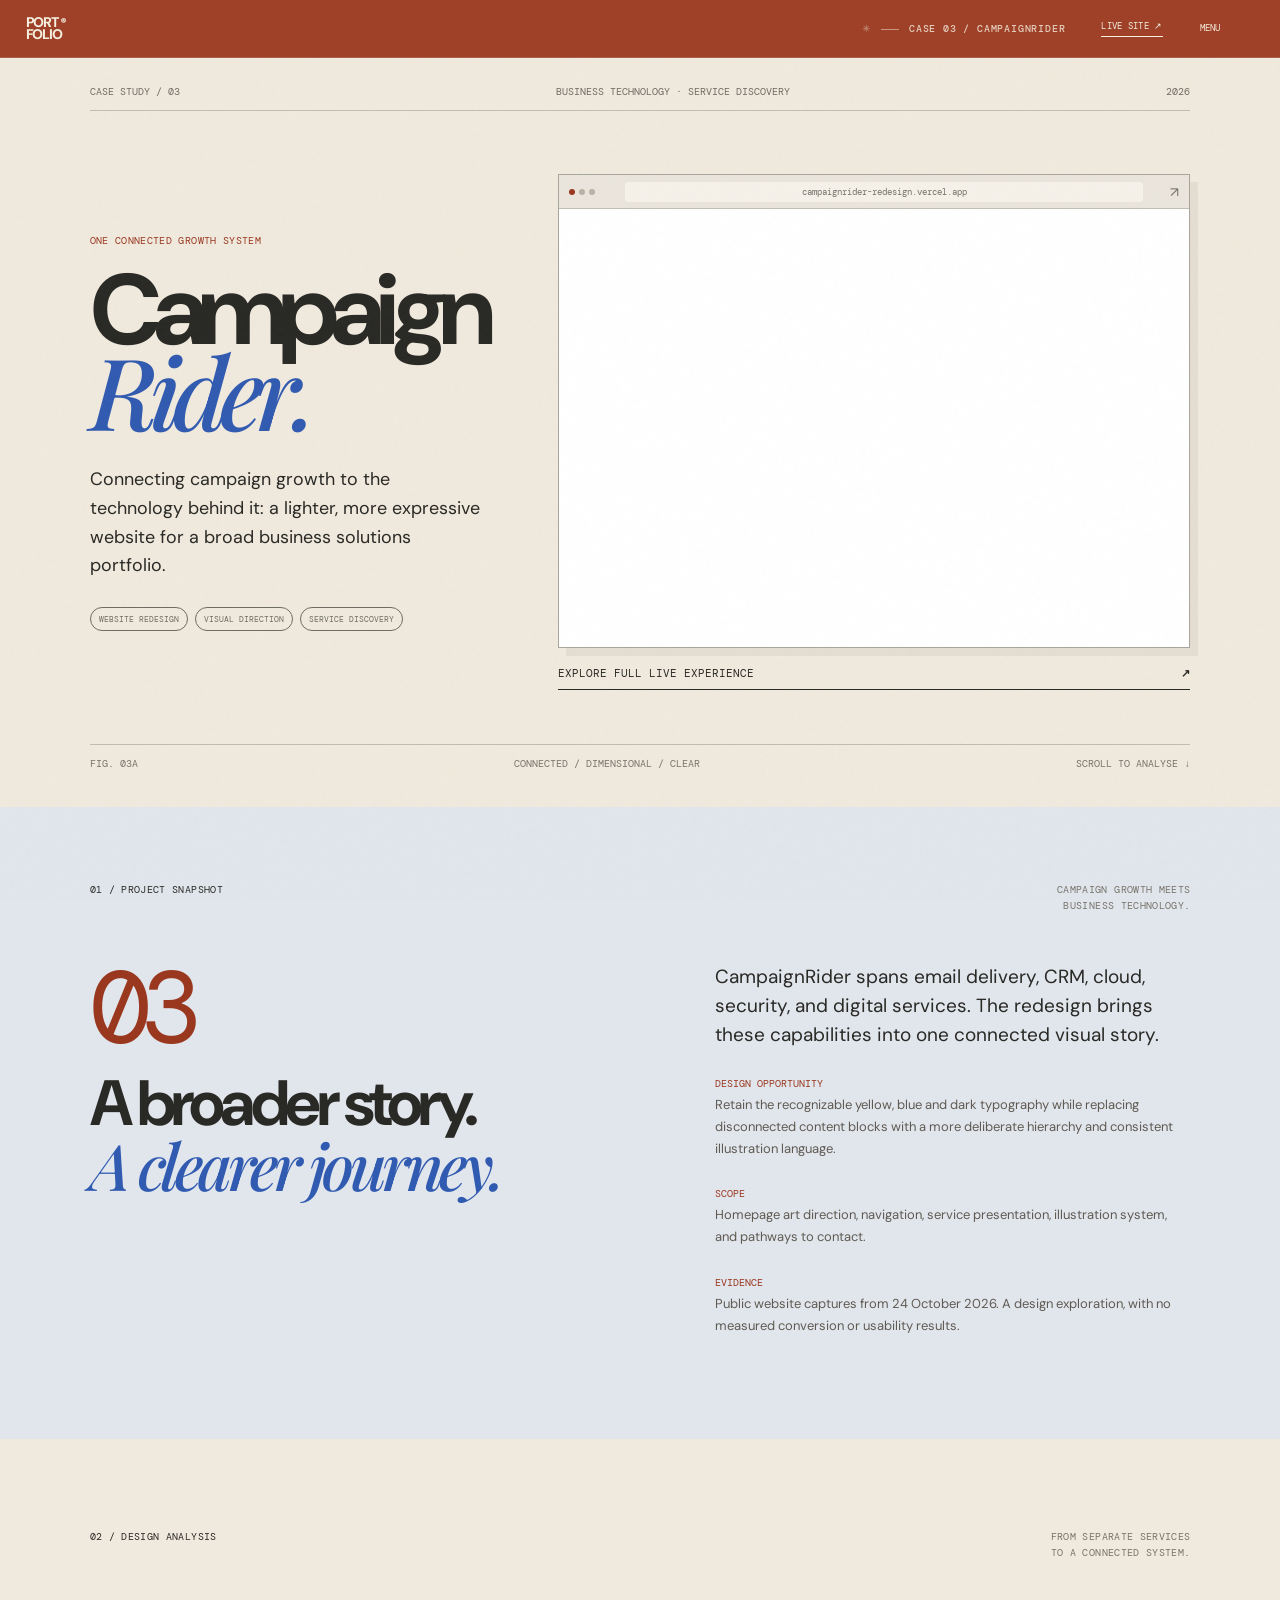
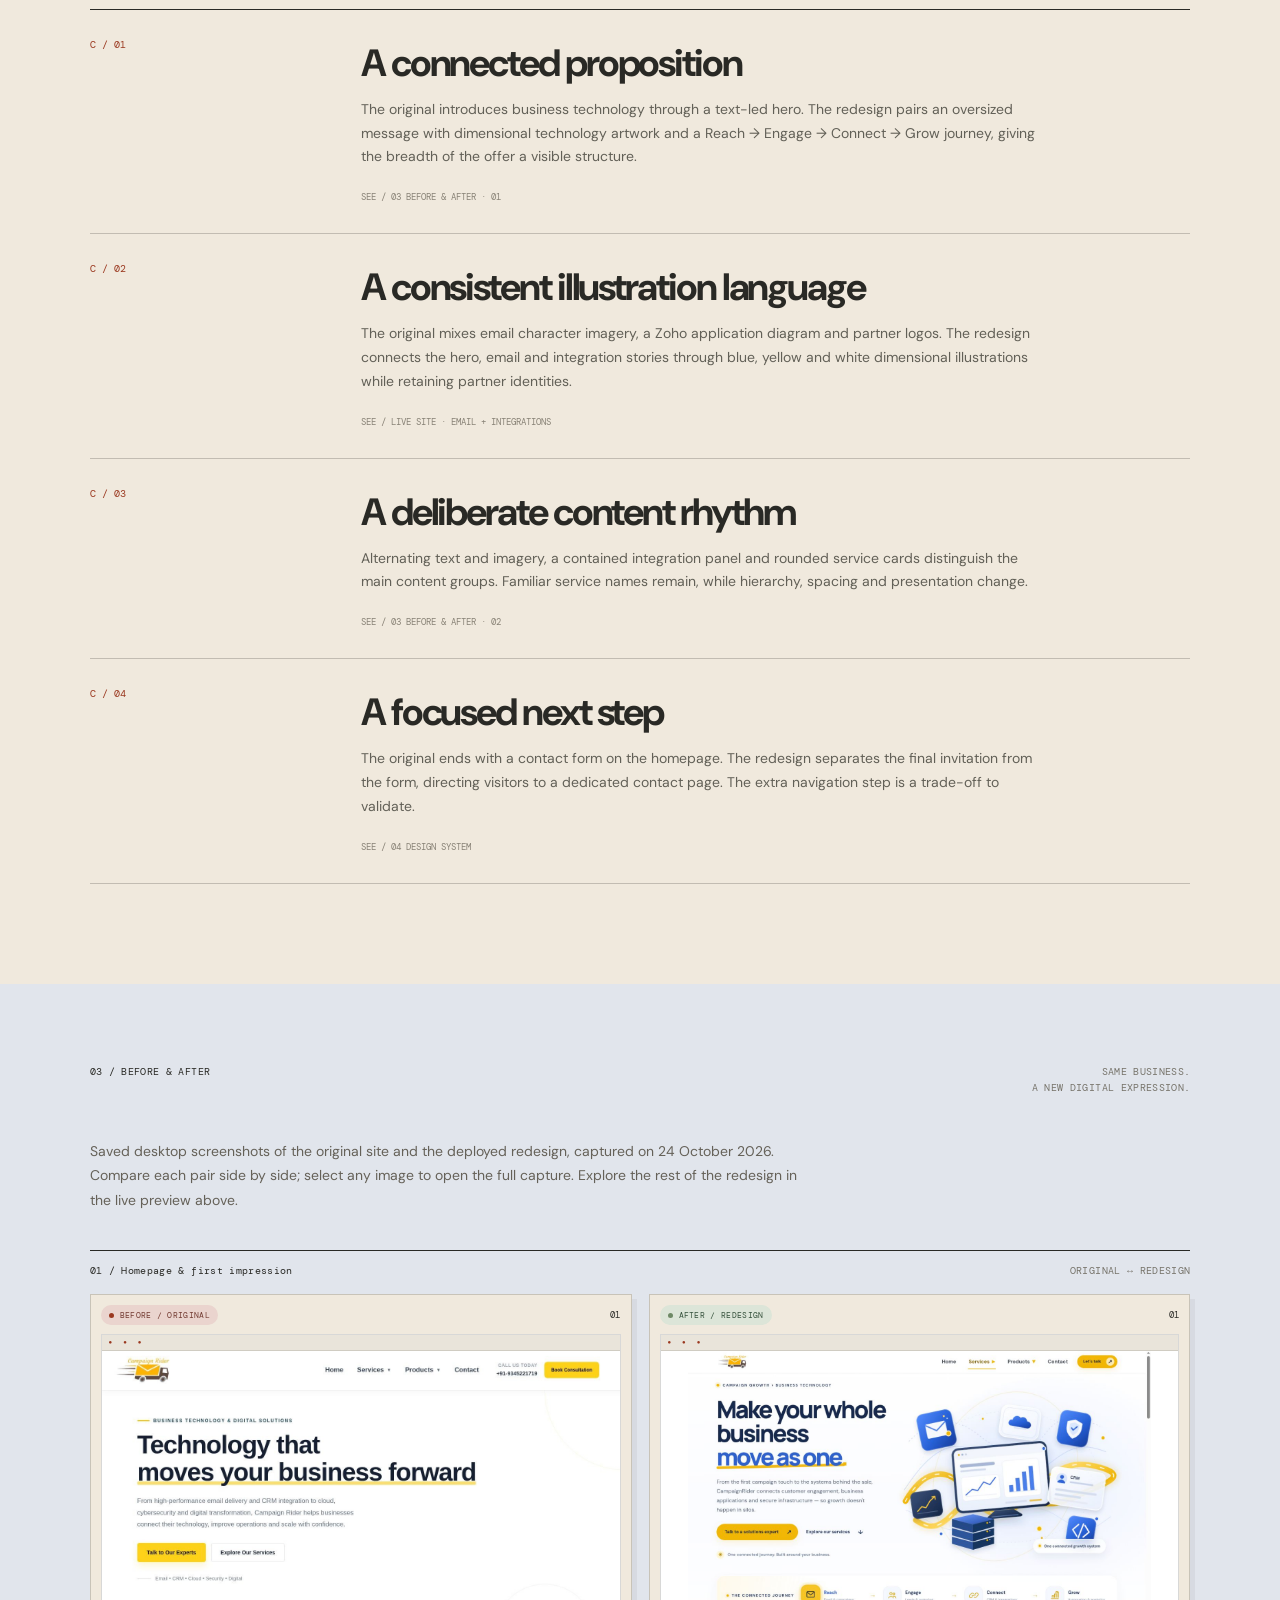
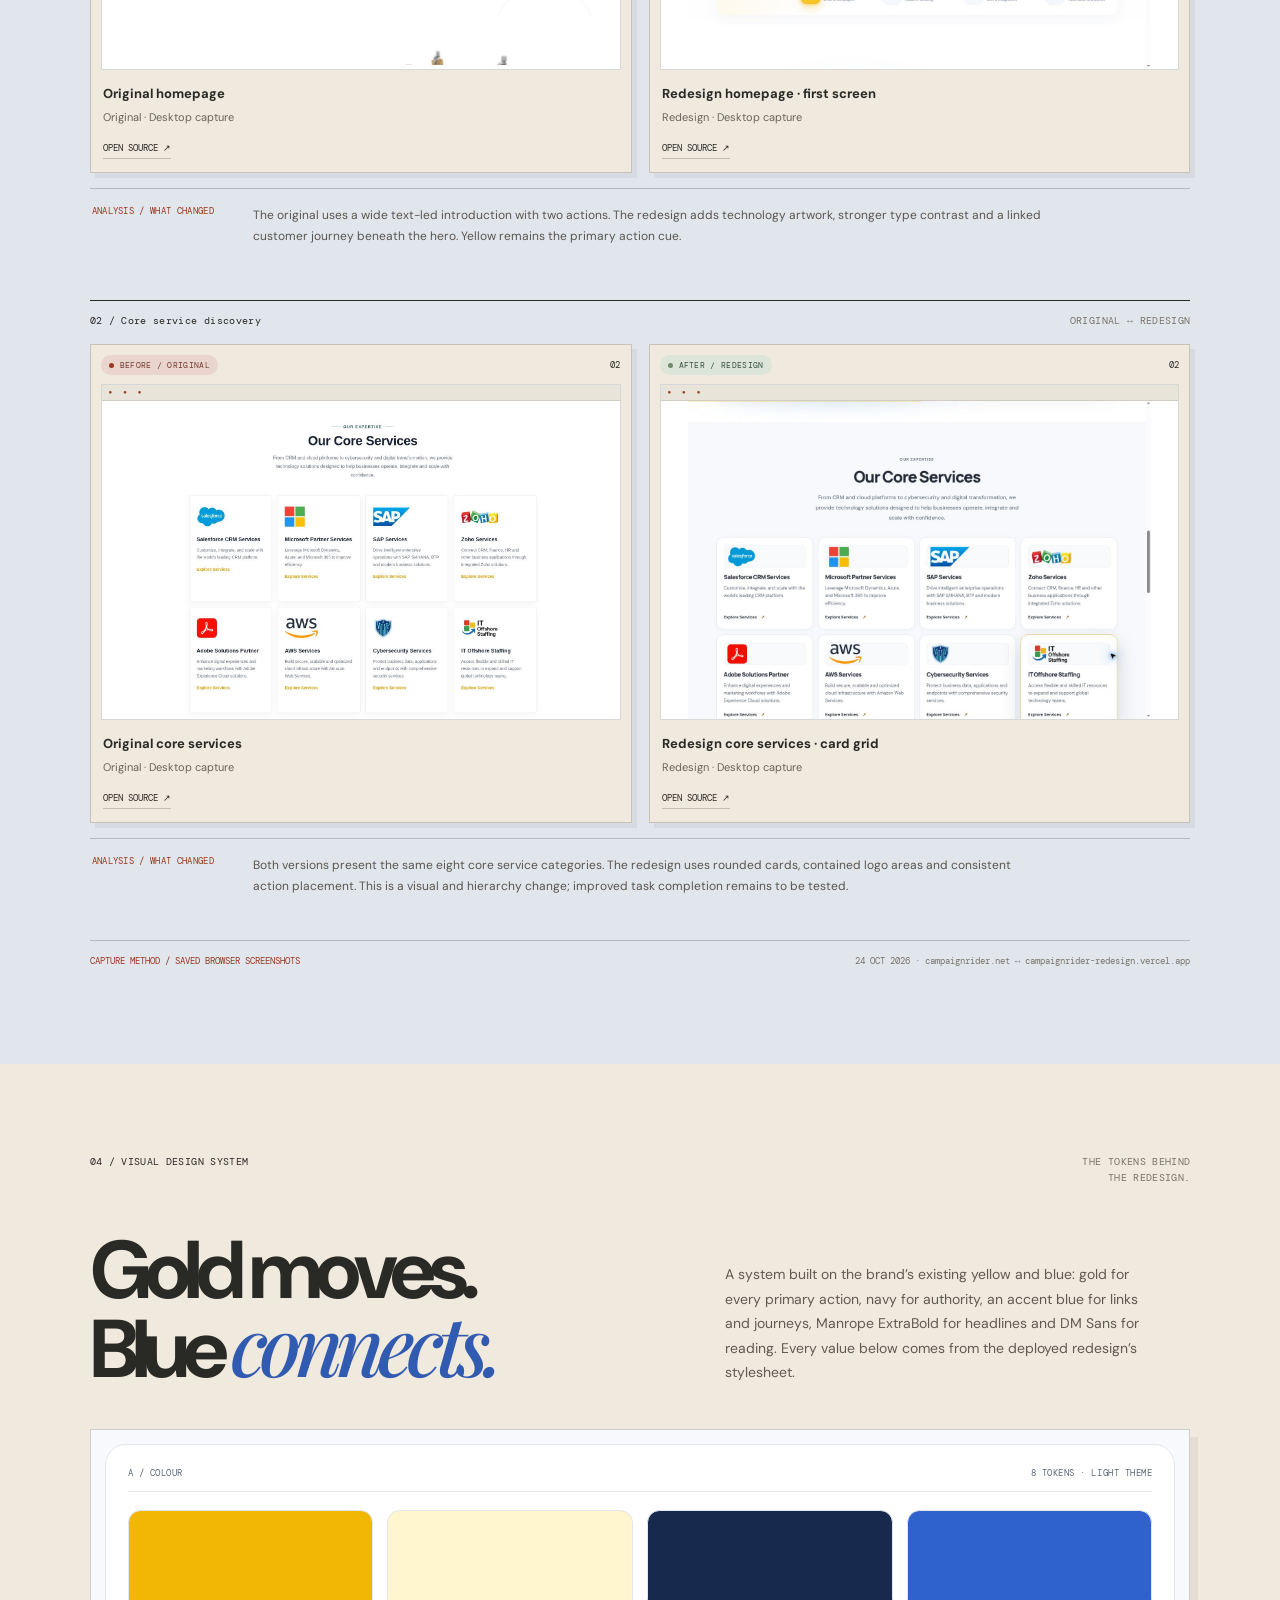
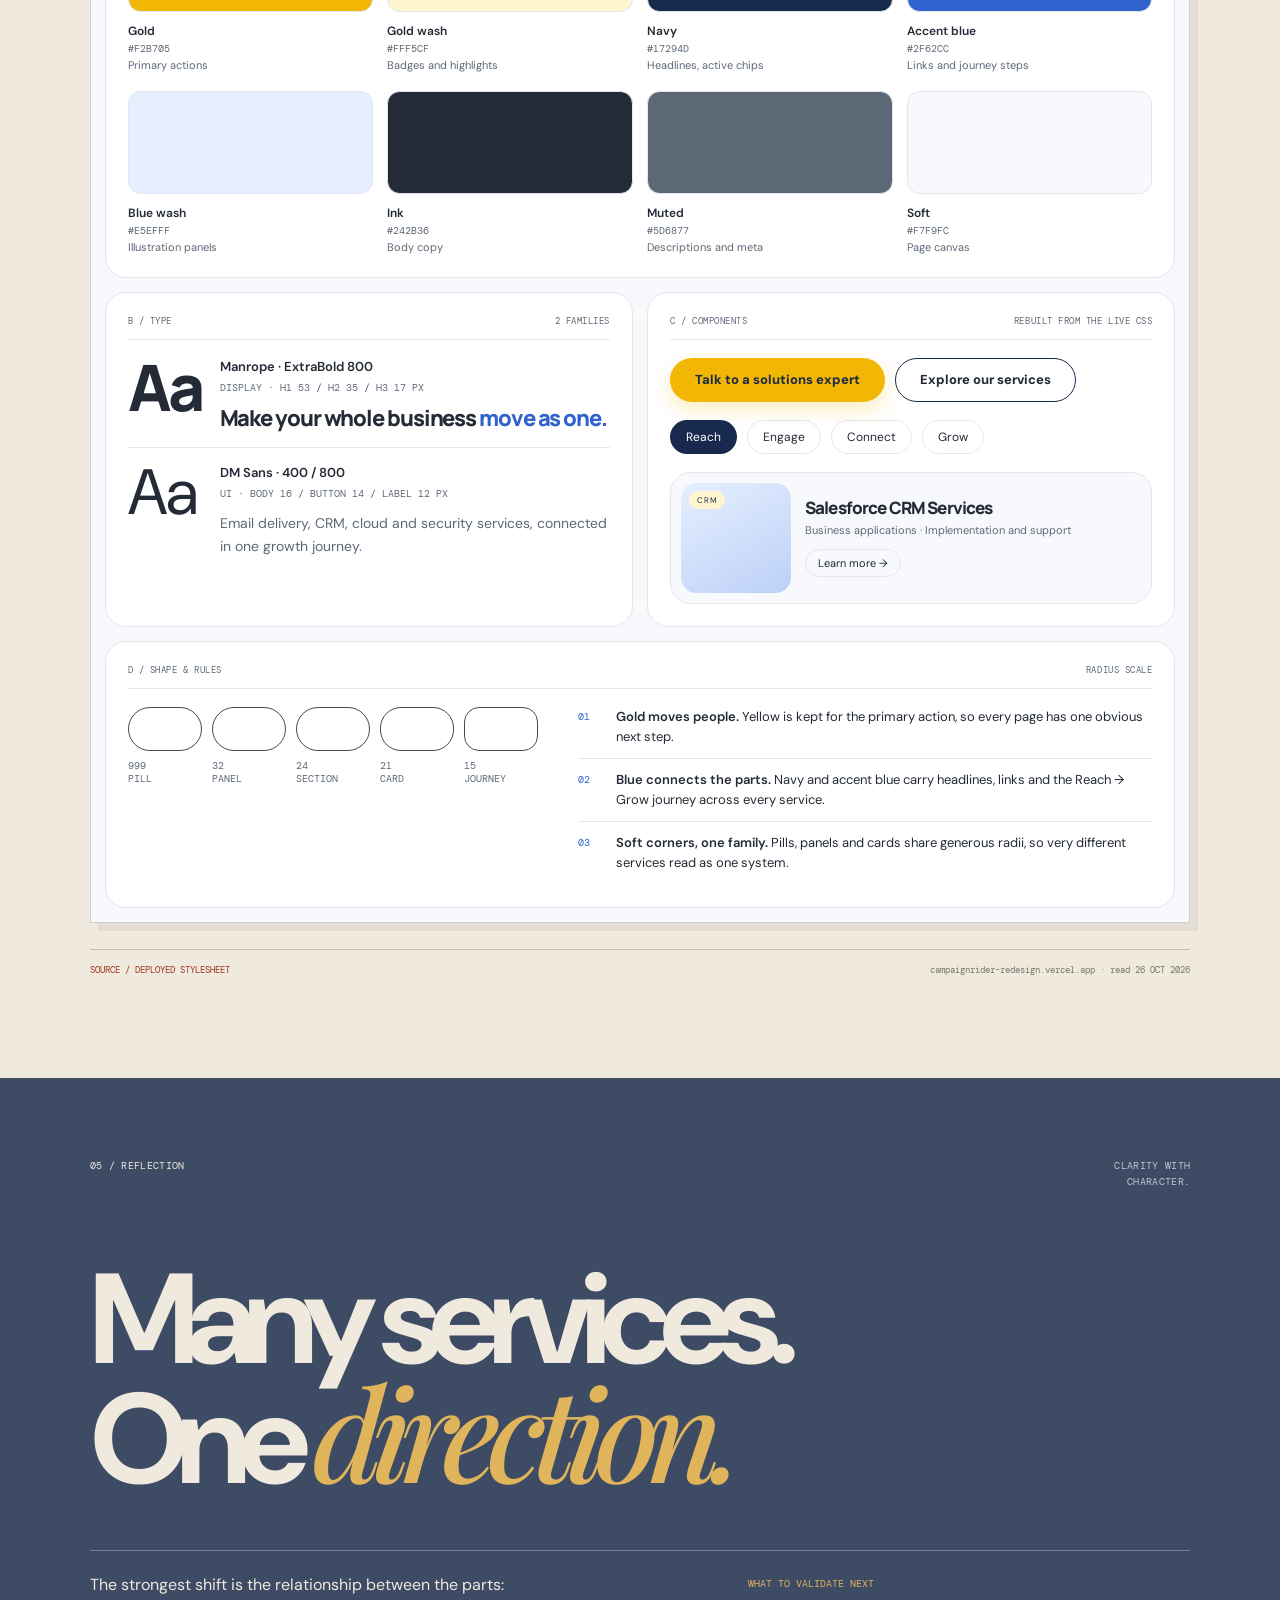
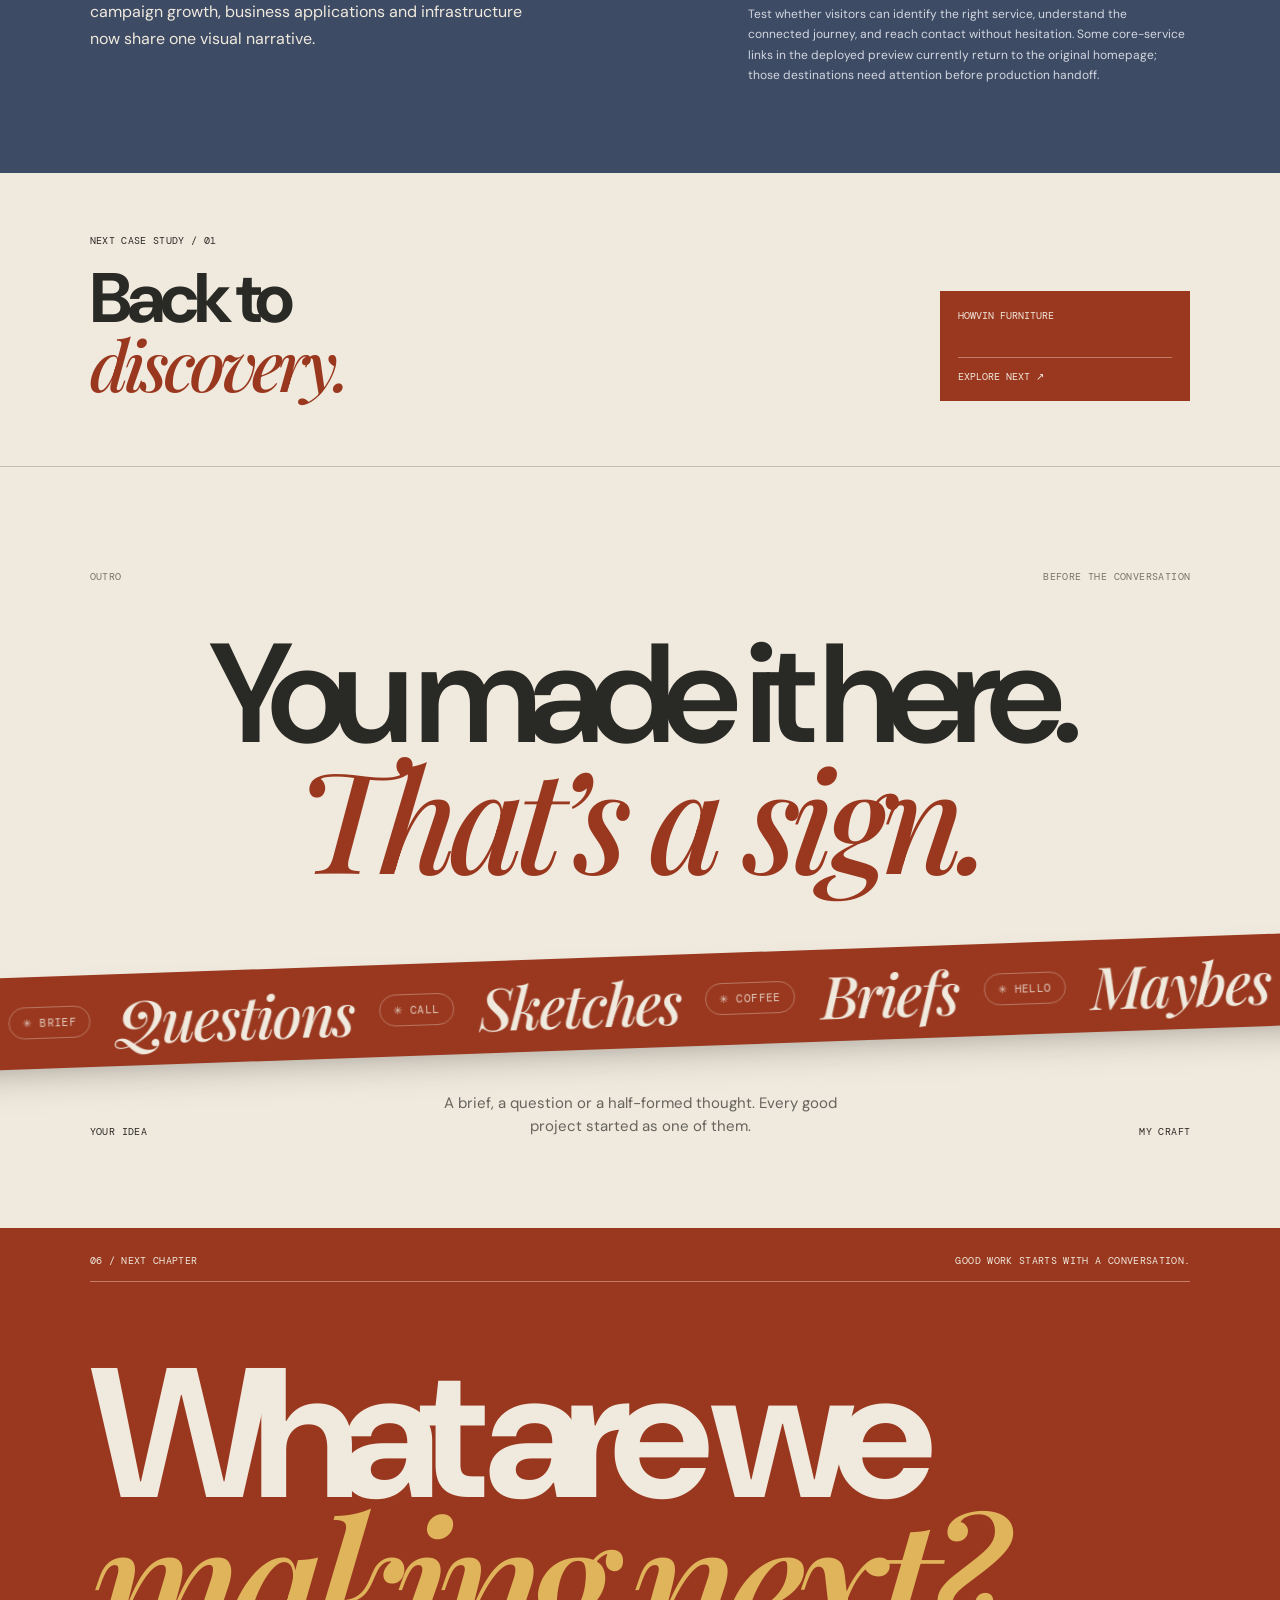
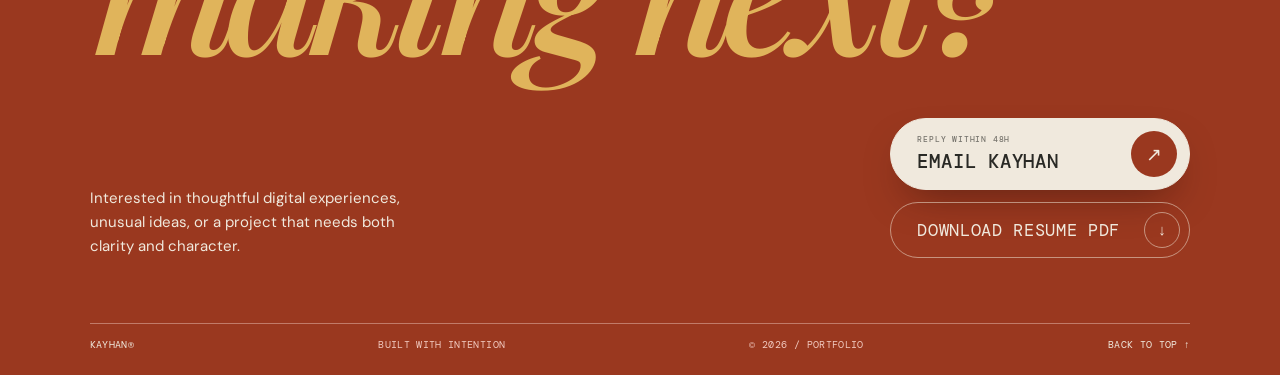
<file: showcases/campaignrider.html>
<!doctype html><html lang="en"><head><meta charset="utf-8"><meta name="viewport" content="width=device-width,initial-scale=1"><meta name="theme-color" content="#f0e9dd"><meta name="description" content="CampaignRider redesign case study and interface analysis."><title>CampaignRider — Case Study</title>
<link rel="icon" href="../assets/kayhan-avatar.jpg?v=plum" type="image/jpeg">
<link rel="apple-touch-icon" href="../assets/kayhan-avatar.jpg?v=plum"><link rel="preconnect" href="https://fonts.googleapis.com"><link rel="preconnect" href="https://fonts.gstatic.com" crossorigin><link href="https://fonts.googleapis.com/css2?family=DM+Mono:wght@400;500&family=DM+Sans:wght@400;500;600;700;800&family=Playfair+Display:ital,wght@1,500&family=Manrope:wght@800&display=swap" rel="stylesheet"><link rel="stylesheet" href="../styles.css?v=ds4"><link rel="stylesheet" href="../mobile.css?v=ds4" media="(max-width:760px)"></head><body class="case-page campaignrider-case"><div class="grain" aria-hidden="true"></div>
<header class="site-header"><a class="wordmark" href="../index.html" aria-label="Portfolio home">PORT<span>®</span><br>FOLIO</a><div class="header-end"><span class="header-note header-section" data-idle="CASE 03 / CAMPAIGNRIDER" aria-live="polite"><i></i><b></b></span><a class="header-live" href="https://campaignrider-redesign.vercel.app/" target="_blank" rel="noreferrer">LIVE SITE ↗</a><button class="menu-toggle" type="button" aria-expanded="false" aria-controls="menu-panel" aria-label="Open menu"><span class="menu-toggle-text"><span class="menu-toggle-label">MENU</span><span class="menu-toggle-close" aria-hidden="true">×</span></span></button></div></header>
<nav class="menu-panel" id="menu-panel" aria-label="Case study navigation" aria-hidden="true"><div class="menu-top"><span>CASE 03 / CAMPAIGNRIDER</span><button class="menu-close" type="button" aria-label="Close menu">CLOSE ×</button></div><a href="#snapshot"><small>01</small>Snapshot <span>↘</span></a><a href="#comparison"><small>03</small>Before &amp; after <span>↘</span></a><a href="#design-system"><small>04</small>Design system <span>↘</span></a><a href="#contact"><small>06</small>Get in touch <span>↘</span></a><a href="../index.html#gallery"><small>←</small>Back to gallery <span>↗</span></a><p>GOOD IDEAS DESERVE<br>GOOD INTERFACES.</p></nav>
<main id="top"><section class="case-hero section-pad"><div class="case-overline"><span>CASE STUDY / 03</span><span>BUSINESS TECHNOLOGY · SERVICE DISCOVERY</span><span>2026</span></div><div class="case-hero-grid"><div><p class="eyebrow">ONE CONNECTED GROWTH SYSTEM</p><h1>Campaign<br><em>Rider.</em></h1><p class="case-intro">Connecting campaign growth to the technology behind it: a lighter, more expressive website for a broad business solutions portfolio.</p><div class="case-tags"><span>WEBSITE REDESIGN</span><span>VISUAL DIRECTION</span><span>SERVICE DISCOVERY</span></div></div><div class="case-hero-preview"><div class="browser-frame"><div class="browser-bar"><div class="browser-dots"><i></i><i></i><i></i></div><span class="browser-url">campaignrider-redesign.vercel.app</span><span class="browser-more">↗</span></div><iframe title="CampaignRider live redesign" src="https://campaignrider-redesign.vercel.app/" loading="lazy"></iframe></div><a class="text-link" href="https://campaignrider-redesign.vercel.app/" target="_blank" rel="noreferrer">EXPLORE FULL LIVE EXPERIENCE <b>↗</b></a></div></div><div class="case-index"><span>FIG. 03A</span><span>CONNECTED / DIMENSIONAL / CLEAR</span><span>SCROLL TO ANALYSE ↓</span></div></section>
<section class="case-summary section-pad" id="snapshot" data-mark="01|SNAPSHOT"><div class="section-heading"><p class="eyebrow">01 / PROJECT SNAPSHOT</p><p class="section-aside">CAMPAIGN GROWTH MEETS<br>BUSINESS TECHNOLOGY.</p></div><div class="summary-grid"><div><span class="large-index">03</span><h2>A broader story.<br><em>A clearer journey.</em></h2></div><div class="summary-copy"><p class="lead">CampaignRider spans email delivery, CRM, cloud, security, and digital services. The redesign brings these capabilities into one connected visual story.</p><p><strong>Design opportunity</strong><br>Retain the recognizable yellow, blue and dark typography while replacing disconnected content blocks with a more deliberate hierarchy and consistent illustration language.</p><p><strong>Scope</strong><br>Homepage art direction, navigation, service presentation, illustration system, and pathways to contact.</p><p><strong>Evidence</strong><br>Public website captures from 24 October 2026. A design exploration, with no measured conversion or usability results.</p></div></div></section>
<section class="case-analysis section-pad" id="analysis" data-mark="02|DESIGN ANALYSIS"><div class="section-heading"><p class="eyebrow">02 / DESIGN ANALYSIS</p><p class="section-aside">FROM SEPARATE SERVICES<br>TO A CONNECTED SYSTEM.</p></div><div class="analysis-list"><article><span class="analysis-no">C / 01</span><div><h3>A connected proposition</h3><p>The original introduces business technology through a text-led hero. The redesign pairs an oversized message with dimensional technology artwork and a Reach → Engage → Connect → Grow journey, giving the breadth of the offer a visible structure.</p><span class="analysis-note">SEE / 03 BEFORE &amp; AFTER · 01</span></div></article><article><span class="analysis-no">C / 02</span><div><h3>A consistent illustration language</h3><p>The original mixes email character imagery, a Zoho application diagram and partner logos. The redesign connects the hero, email and integration stories through blue, yellow and white dimensional illustrations while retaining partner identities.</p><span class="analysis-note">SEE / LIVE SITE · EMAIL + INTEGRATIONS</span></div></article><article><span class="analysis-no">C / 03</span><div><h3>A deliberate content rhythm</h3><p>Alternating text and imagery, a contained integration panel and rounded service cards distinguish the main content groups. Familiar service names remain, while hierarchy, spacing and presentation change.</p><span class="analysis-note">SEE / 03 BEFORE &amp; AFTER · 02</span></div></article><article><span class="analysis-no">C / 04</span><div><h3>A focused next step</h3><p>The original ends with a contact form on the homepage. The redesign separates the final invitation from the form, directing visitors to a dedicated contact page. The extra navigation step is a trade-off to validate.</p><span class="analysis-note">SEE / 04 DESIGN SYSTEM</span></div></article></div></section>
<section class="screen-gallery comparison-section section-pad" id="comparison" data-mark="03|BEFORE &amp; AFTER"><div class="section-heading"><p class="eyebrow">03 / BEFORE &amp; AFTER</p><p class="section-aside">SAME BUSINESS.<br>A NEW DIGITAL EXPRESSION.</p></div><p class="comparison-intro">Saved desktop screenshots of the original site and the deployed redesign, captured on 24 October 2026. Compare each pair side by side; select any image to open the full capture. Explore the rest of the redesign in the live preview above.</p><div class="comparison-list"><article class="comparison-block">
<div class="comparison-heading"><span>01 / Homepage &amp; first impression</span><span>ORIGINAL ↔ REDESIGN</span></div>
<div class="comparison-pair"><figure class="comparison-shot original-shot">
  <div class="capture-topline"><span class="capture-tag before">BEFORE / ORIGINAL</span><span>01</span></div>
  <a class="capture-frame saved-capture" href="../assets/screenshots/campaignrider-original-hero.jpg" target="_blank" rel="noreferrer" aria-label="Enlarge original CampaignRider homepage screenshot"><img class="site-capture" src="../assets/screenshots/campaignrider-original-hero.jpg" alt="Original CampaignRider homepage hero" loading="lazy"></a>
  <figcaption><b>Original homepage</b><p>Original · Desktop capture</p><a href="https://campaignrider.net/" target="_blank" rel="noreferrer">OPEN SOURCE ↗</a></figcaption>
</figure><figure class="comparison-shot redesign-shot">
  <div class="capture-topline"><span class="capture-tag after">AFTER / REDESIGN</span><span>01</span></div>
  <a class="capture-frame saved-capture" href="../assets/screenshots/campaignrider-redesign-hero.jpg" target="_blank" rel="noreferrer" aria-label="Enlarge CampaignRider redesign homepage screenshot"><img class="site-capture" src="../assets/screenshots/campaignrider-redesign-hero.jpg" alt="CampaignRider redesign homepage hero with technology artwork" loading="lazy"></a>
  <figcaption><b>Redesign homepage · first screen</b><p>Redesign · Desktop capture</p><a href="https://campaignrider-redesign.vercel.app/" target="_blank" rel="noreferrer">OPEN SOURCE ↗</a></figcaption>
</figure></div>
<div class="comparison-analysis"><span>ANALYSIS / WHAT CHANGED</span><p>The original uses a wide text-led introduction with two actions. The redesign adds technology artwork, stronger type contrast and a linked customer journey beneath the hero. Yellow remains the primary action cue.</p></div>
</article><article class="comparison-block">
<div class="comparison-heading"><span>02 / Core service discovery</span><span>ORIGINAL ↔ REDESIGN</span></div>
<div class="comparison-pair"><figure class="comparison-shot original-shot">
  <div class="capture-topline"><span class="capture-tag before">BEFORE / ORIGINAL</span><span>02</span></div>
  <a class="capture-frame saved-capture" href="../assets/screenshots/campaignrider-original-services.jpg" target="_blank" rel="noreferrer" aria-label="Enlarge original CampaignRider services screenshot"><img class="site-capture" src="../assets/screenshots/campaignrider-original-services.jpg" alt="Original CampaignRider core services grid" loading="lazy"></a>
  <figcaption><b>Original core services</b><p>Original · Desktop capture</p><a href="https://campaignrider.net/" target="_blank" rel="noreferrer">OPEN SOURCE ↗</a></figcaption>
</figure><figure class="comparison-shot redesign-shot">
  <div class="capture-topline"><span class="capture-tag after">AFTER / REDESIGN</span><span>02</span></div>
  <a class="capture-frame saved-capture" href="../assets/screenshots/campaignrider-redesign-services.jpg" target="_blank" rel="noreferrer" aria-label="Enlarge CampaignRider redesign services screenshot"><img class="site-capture" src="../assets/screenshots/campaignrider-redesign-services.jpg" alt="CampaignRider redesign rounded service cards" loading="lazy"></a>
  <figcaption><b>Redesign core services · card grid</b><p>Redesign · Desktop capture</p><a href="https://campaignrider-redesign.vercel.app/" target="_blank" rel="noreferrer">OPEN SOURCE ↗</a></figcaption>
</figure></div>
<div class="comparison-analysis"><span>ANALYSIS / WHAT CHANGED</span><p>Both versions present the same eight core service categories. The redesign uses rounded cards, contained logo areas and consistent action placement. This is a visual and hierarchy change; improved task completion remains to be tested.</p></div>
</article></div><div class="capture-note"><b>CAPTURE METHOD / SAVED BROWSER SCREENSHOTS</b><span>24 OCT 2026 · campaignrider.net ↔ campaignrider-redesign.vercel.app</span></div></section>
<section class="design-system section-pad" id="design-system" data-mark="04|DESIGN SYSTEM"><div class="section-heading"><p class="eyebrow">04 / VISUAL DESIGN SYSTEM</p><p class="section-aside">THE TOKENS BEHIND<br>THE REDESIGN.</p></div><div class="ds-head"><h2>Gold moves.<br>Blue <em>connects.</em></h2><p>A system built on the brand’s existing yellow and blue: gold for every primary action, navy for authority, an accent blue for links and journeys, Manrope ExtraBold for headlines and DM Sans for reading. Every value below comes from the deployed redesign’s stylesheet.</p></div>
<div class="ds-board">
<div class="ds-block ds-colors"><p class="ds-label"><span>A / COLOUR</span><span>8 TOKENS · LIGHT THEME</span></p><ul class="ds-swatches">
<li style="--c:#f2b705"><i></i><b>Gold</b><code>#F2B705</code><small>Primary actions</small></li>
<li style="--c:#fff5cf"><i></i><b>Gold wash</b><code>#FFF5CF</code><small>Badges and highlights</small></li>
<li style="--c:#17294d"><i></i><b>Navy</b><code>#17294D</code><small>Headlines, active chips</small></li>
<li style="--c:#2f62cc"><i></i><b>Accent blue</b><code>#2F62CC</code><small>Links and journey steps</small></li>
<li style="--c:#e5efff"><i></i><b>Blue wash</b><code>#E5EFFF</code><small>Illustration panels</small></li>
<li style="--c:#242b36"><i></i><b>Ink</b><code>#242B36</code><small>Body copy</small></li>
<li style="--c:#5d6877"><i></i><b>Muted</b><code>#5D6877</code><small>Descriptions and meta</small></li>
<li style="--c:#f7f9fc"><i></i><b>Soft</b><code>#F7F9FC</code><small>Page canvas</small></li>
</ul></div>
<div class="ds-block ds-type"><p class="ds-label"><span>B / TYPE</span><span>2 FAMILIES</span></p>
<div class="ds-specimen"><span class="ds-aa ds-display">Aa</span><div><b>Manrope · ExtraBold 800</b><code>DISPLAY · H1 53 / H2 35 / H3 17 PX</code><p class="ds-display">Make your whole business <em>move as one.</em></p></div></div>
<div class="ds-specimen"><span class="ds-aa">Aa</span><div><b>DM Sans · 400 / 800</b><code>UI · BODY 16 / BUTTON 14 / LABEL 12 PX</code><p class="ds-ui-sample">Email delivery, CRM, cloud and security services, connected in one growth journey.</p></div></div>
</div>
<div class="ds-block ds-components"><p class="ds-label"><span>C / COMPONENTS</span><span>REBUILT FROM THE LIVE CSS</span></p>
<div class="ds-row"><span class="ds-btn ds-btn-primary">Talk to a solutions expert</span><span class="ds-btn ds-btn-ghost">Explore our services</span></div>
<div class="ds-row"><span class="ds-chip is-on">Reach</span><span class="ds-chip">Engage</span><span class="ds-chip">Connect</span><span class="ds-chip">Grow</span></div>
<div class="ds-mini-card"><div class="ds-mini-media"><span class="ds-badge">CRM</span></div><div><b>Salesforce CRM Services</b><small>Business applications · Implementation and support</small><span class="ds-chip">Learn more →</span></div></div>
</div>
<div class="ds-block ds-shape"><p class="ds-label"><span>D / SHAPE &amp; RULES</span><span>RADIUS SCALE</span></p>
<ul class="ds-radii"><li style="--r:999px"><i></i><code>999<br>PILL</code></li><li style="--r:32px"><i></i><code>32<br>PANEL</code></li><li style="--r:24px"><i></i><code>24<br>SECTION</code></li><li style="--r:21px"><i></i><code>21<br>CARD</code></li><li style="--r:15px"><i></i><code>15<br>JOURNEY</code></li></ul>
<ol class="ds-rules"><li><span><b>Gold moves people.</b> Yellow is kept for the primary action, so every page has one obvious next step.</span></li><li><span><b>Blue connects the parts.</b> Navy and accent blue carry headlines, links and the Reach → Grow journey across every service.</span></li><li><span><b>Soft corners, one family.</b> Pills, panels and cards share generous radii, so very different services read as one system.</span></li></ol>
</div>
</div><div class="ds-note"><b>SOURCE / DEPLOYED STYLESHEET</b><span>campaignrider-redesign.vercel.app · read 26 OCT 2026</span></div></section>
<section class="reflection section-pad" id="reflection" data-mark="05|REFLECTION"><div class="section-heading light-heading"><p class="eyebrow">05 / REFLECTION</p><p class="section-aside">CLARITY WITH<br>CHARACTER.</p></div><h2>Many services.<br>One <em>direction.</em></h2><div class="reflection-grid"><p>The strongest shift is the relationship between the parts: campaign growth, business applications and infrastructure now share one visual narrative.</p><div><span>WHAT TO VALIDATE NEXT</span><p>Test whether visitors can identify the right service, understand the connected journey, and reach contact without hesitation. Some core-service links in the deployed preview currently return to the original homepage; those destinations need attention before production handoff.</p></div></div></section>
<section class="case-next section-pad"><div><span class="eyebrow">NEXT CASE STUDY / 01</span><h2>Back to<br><em>discovery.</em></h2></div><a class="next-card" href="howvin.html"><span>HOWVIN FURNITURE</span><b>EXPLORE NEXT ↗</b></a></section>
<section class="bridge bridge-outro" aria-label="You made it here. That's a sign."><div class="bridge-head section-pad"><span>OUTRO</span><span>BEFORE THE CONVERSATION</span></div><h2 class="bridge-title section-pad">You made it here.<br><em>That’s a sign.</em></h2><div class="bridge-tapes" aria-hidden="true"><div class="tape tape-gd"><div class="tape-track"><span>Ideas</span><i class="chip">✳ BRIEF</i><span>Questions</span><i class="chip">✳ CALL</i><span>Sketches</span><i class="chip">✳ COFFEE</i><span>Briefs</span><i class="chip">✳ HELLO</i><span>Maybes</span><i class="chip">✳ 48H</i></div></div></div><div class="bridge-foot section-pad"><span>YOUR IDEA</span><p>A brief, a question or a half-formed thought. Every good project started as one of them.</p><span>MY CRAFT</span></div></section>
<section class="contact section-pad" id="contact" data-mark="06|CONTACT"><div class="contact-top"><span>06 / NEXT CHAPTER</span><span>GOOD WORK STARTS WITH A CONVERSATION.</span></div><h2>What are we<br><em>making next?</em></h2><div class="contact-bottom"><p>Interested in thoughtful digital experiences, unusual ideas, or a project that needs both clarity and character.</p><div class="contact-actions"><a class="contact-link" href="mailto:kxy0kxy@gmail.com"><span class="cta-text"><small>REPLY WITHIN 48H</small>EMAIL KAYHAN</span><span class="cta-icon" aria-hidden="true">↗</span></a><a class="contact-resume" href="../assets/kayhan-resume.pdf" download="Kayhan-Resume.pdf"><span class="cta-text">DOWNLOAD RESUME PDF</span><span class="cta-icon" aria-hidden="true">↓</span></a></div></div><div class="footer-line"><a href="../index.html">KAYHAN®</a><span>BUILT WITH INTENTION</span><span>© 2026 / PORTFOLIO</span><a href="#top">BACK TO TOP ↑</a></div></section>
</main><script src="../script.js?v=ds4"></script><script src="../showcase.js"></script></body></html>
</file>
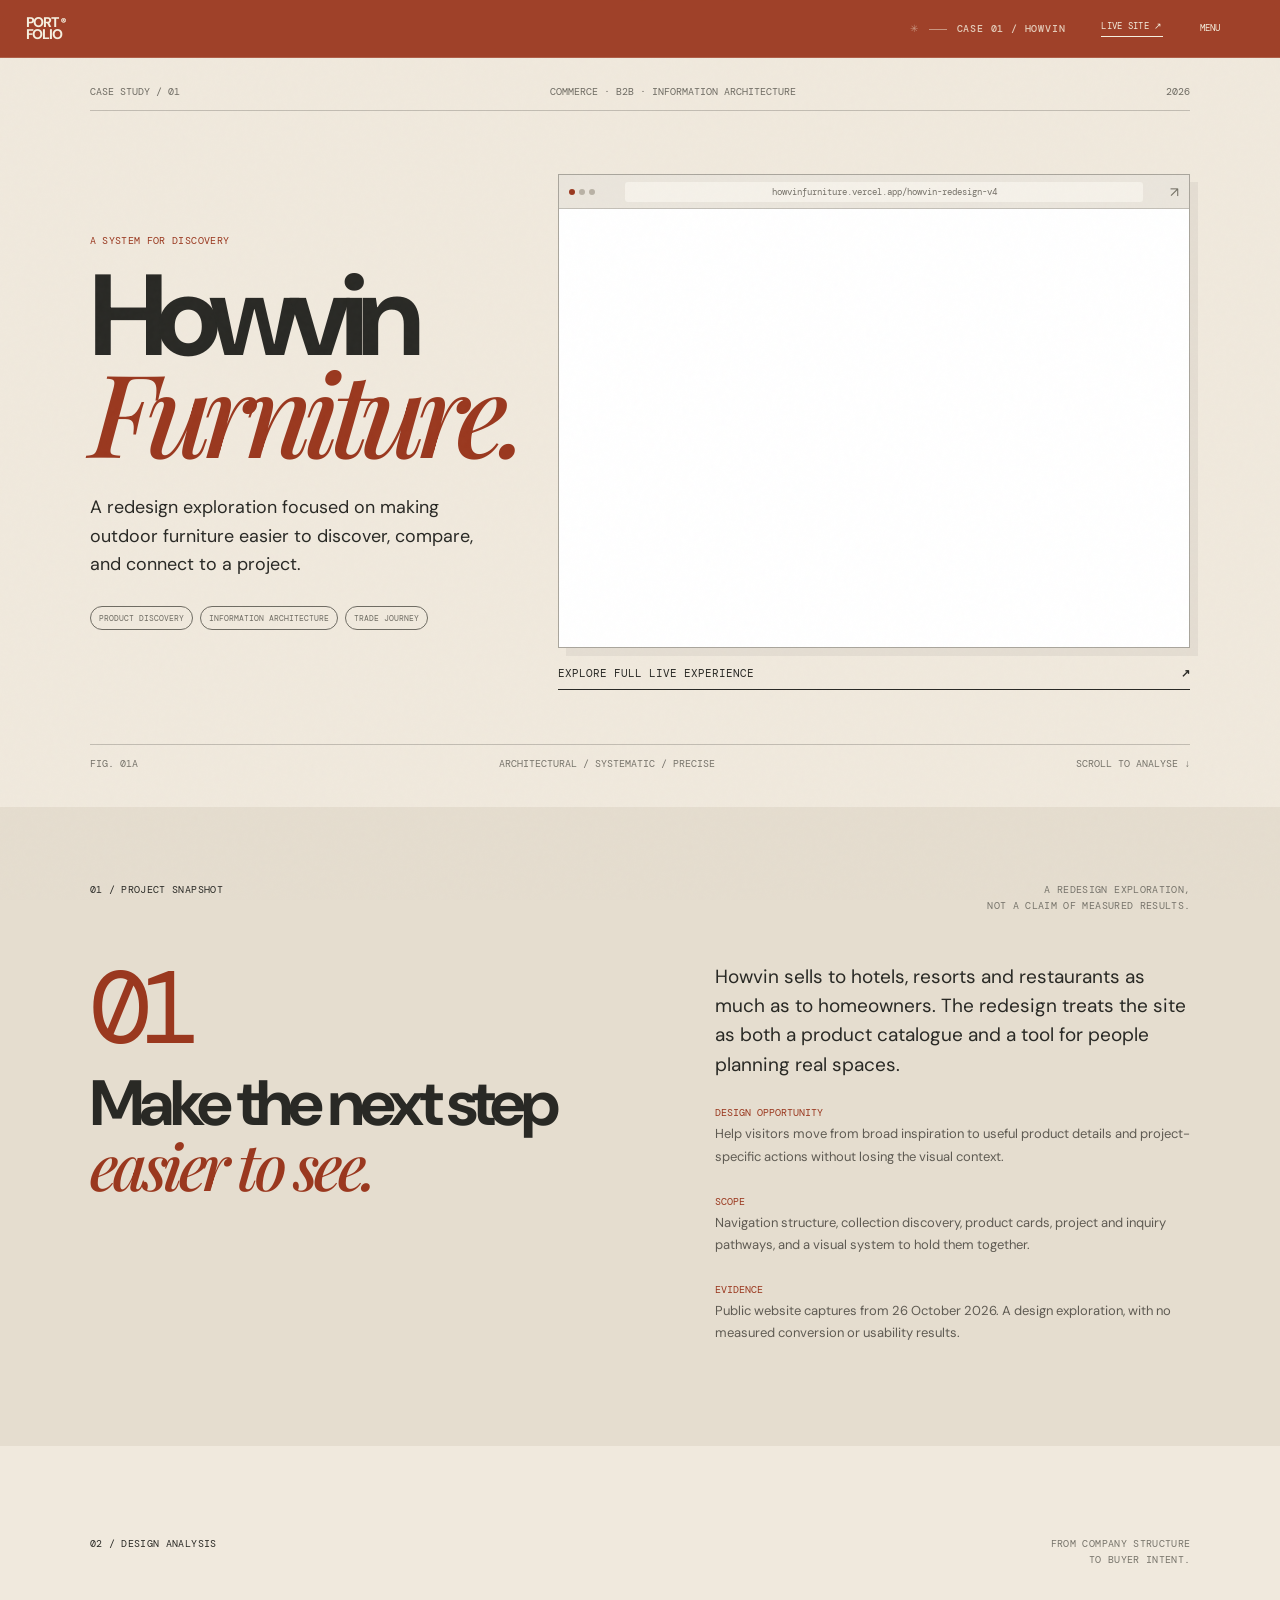
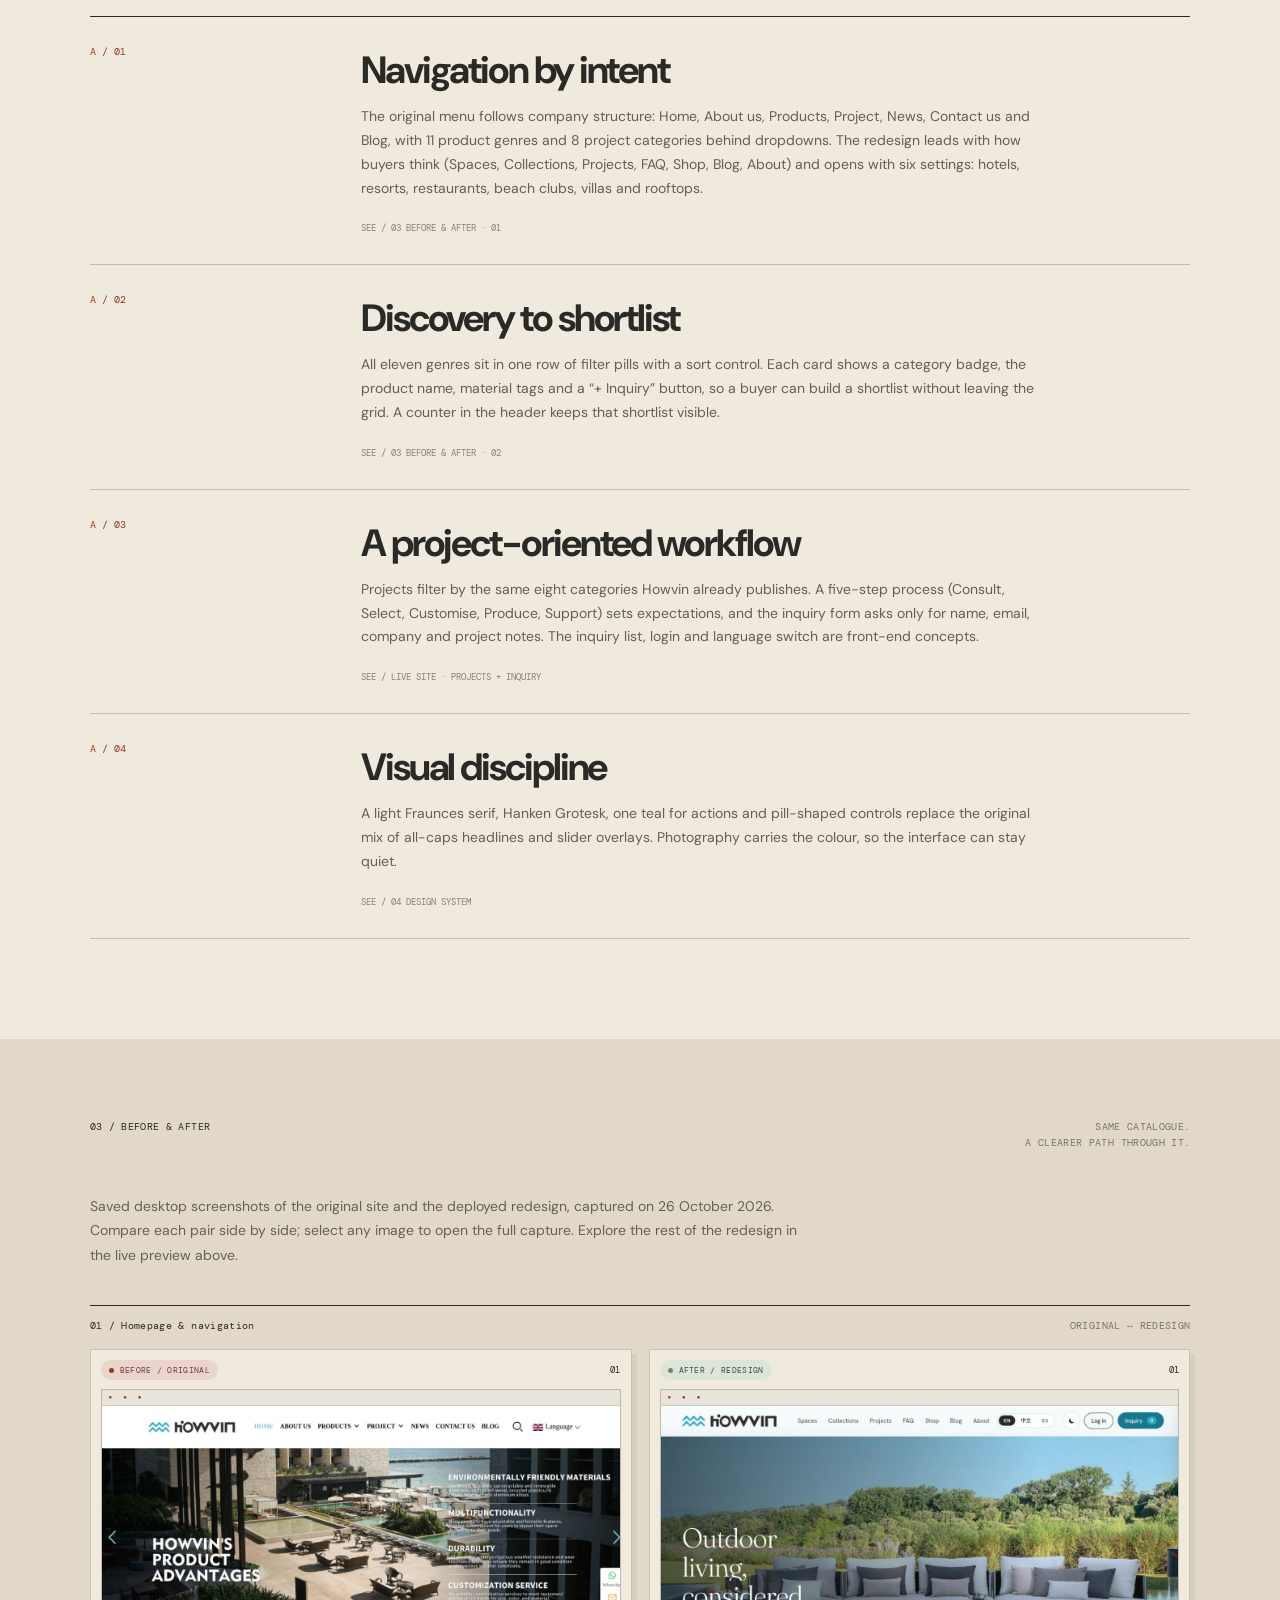
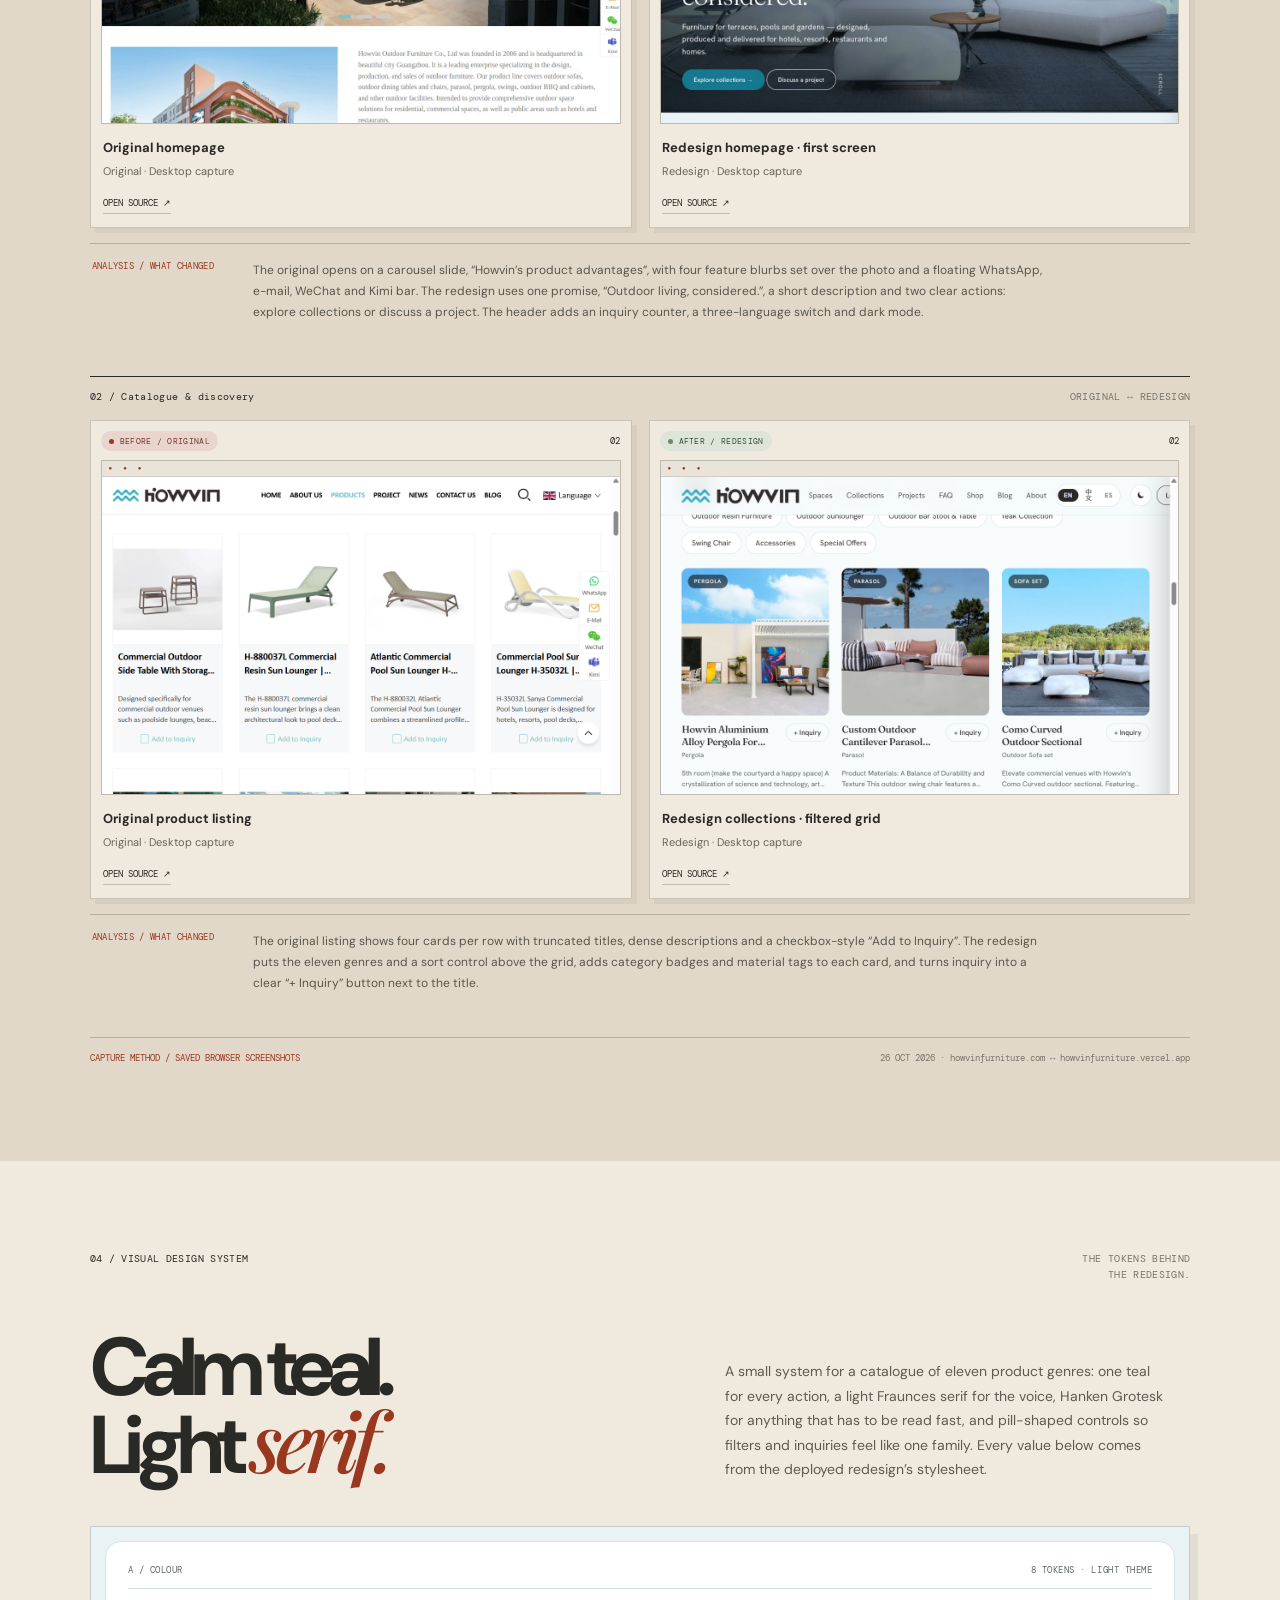
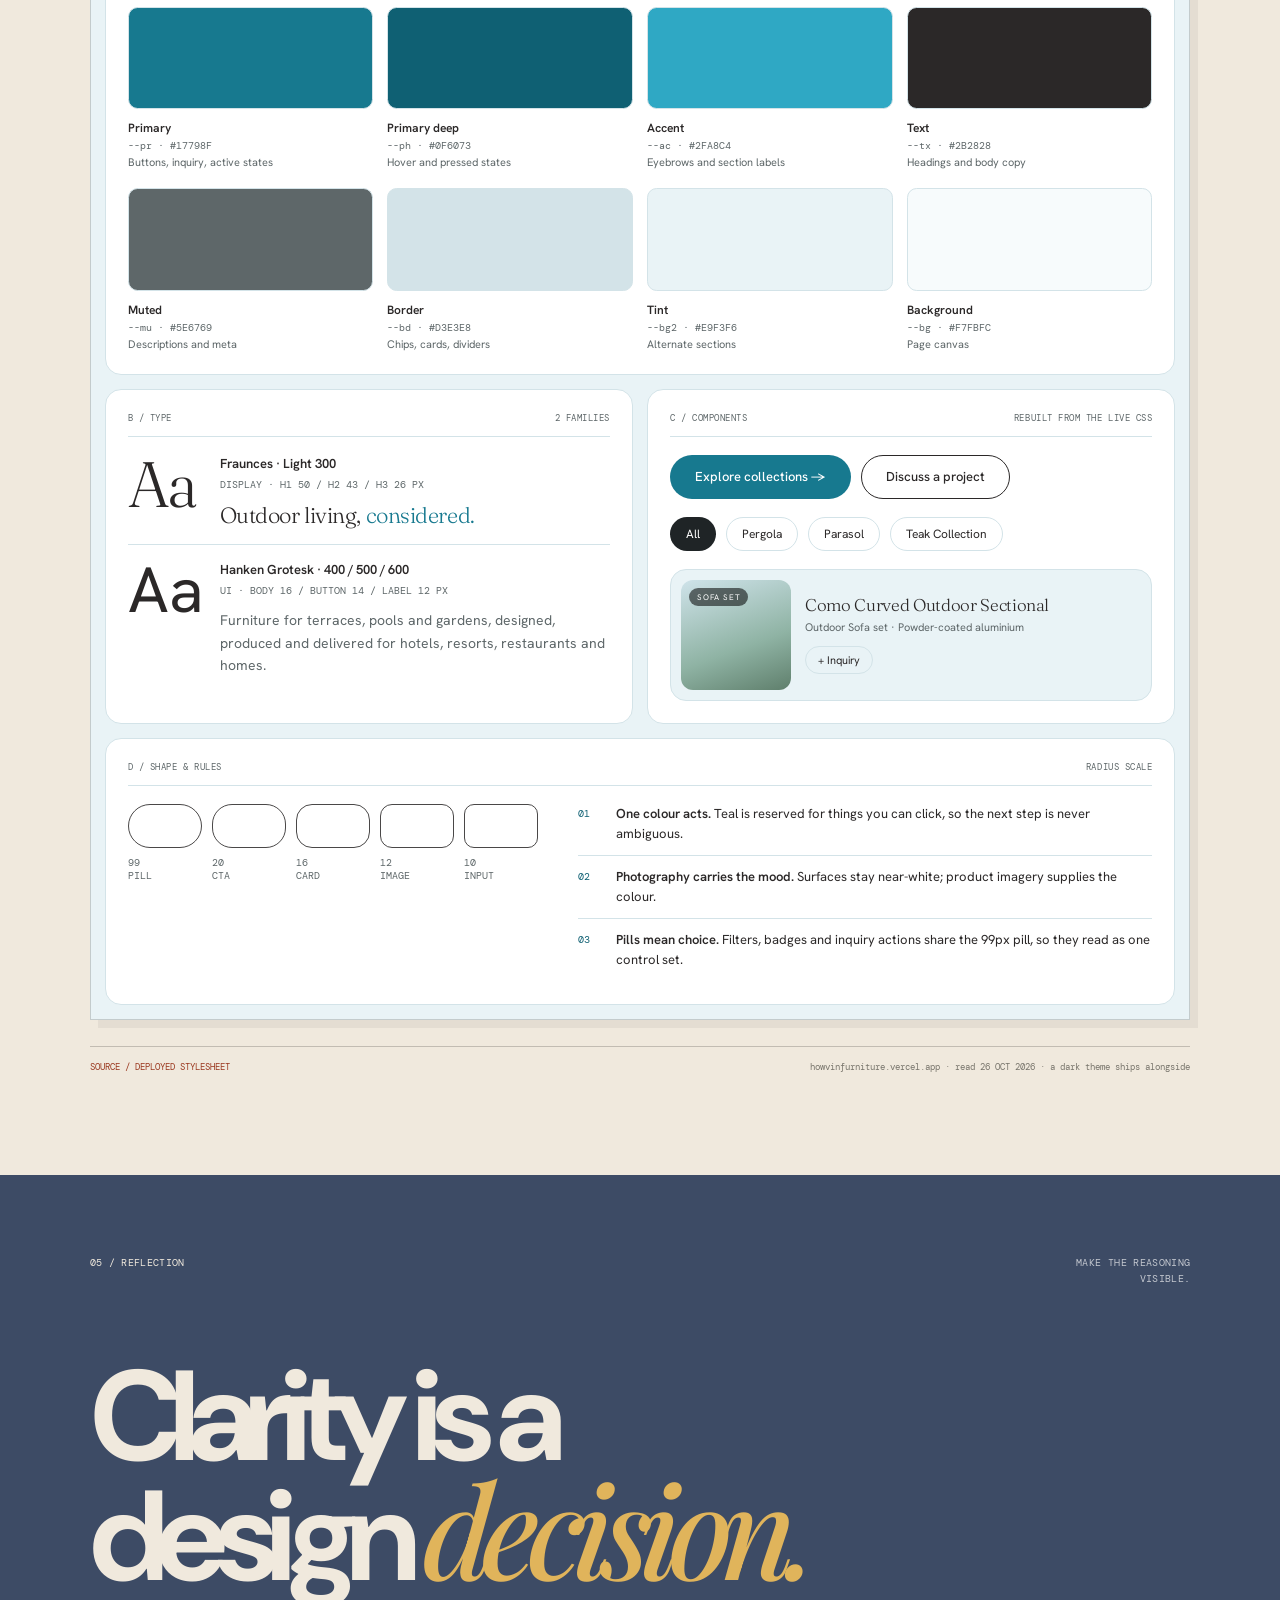
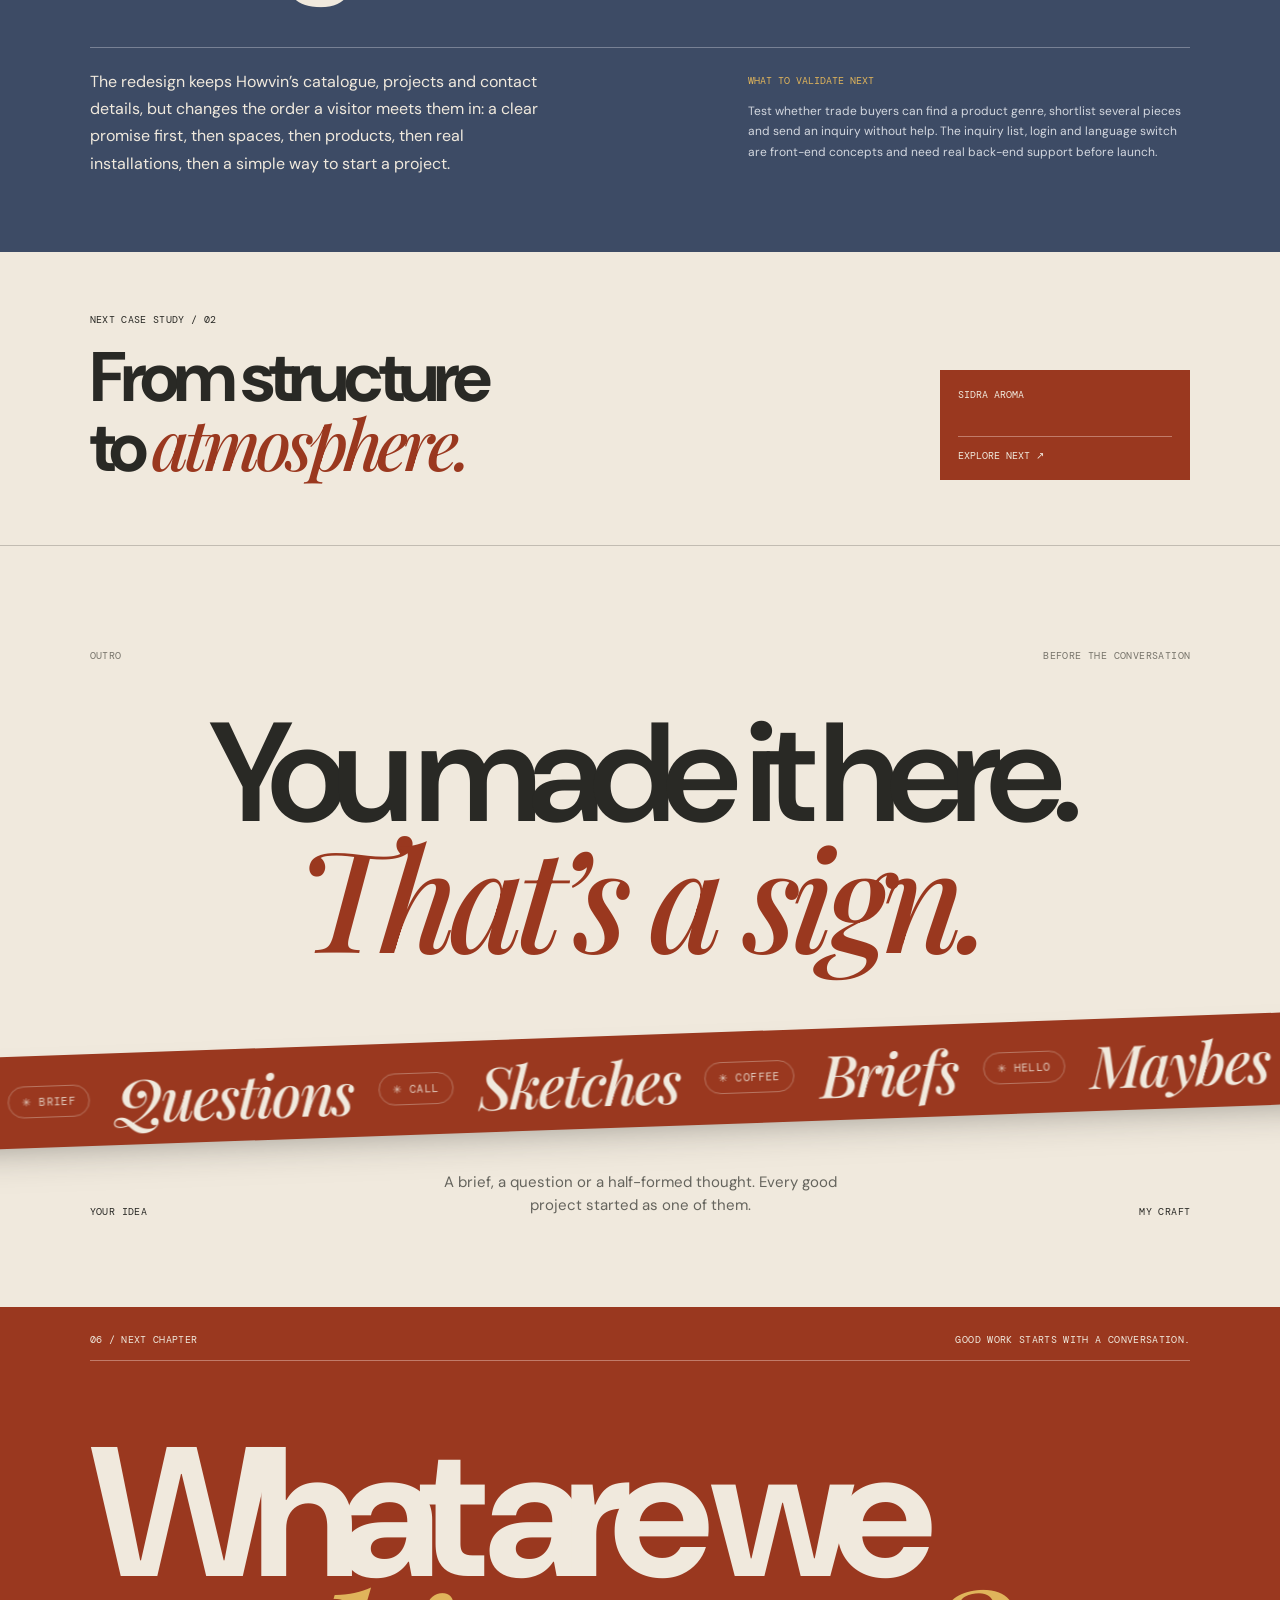
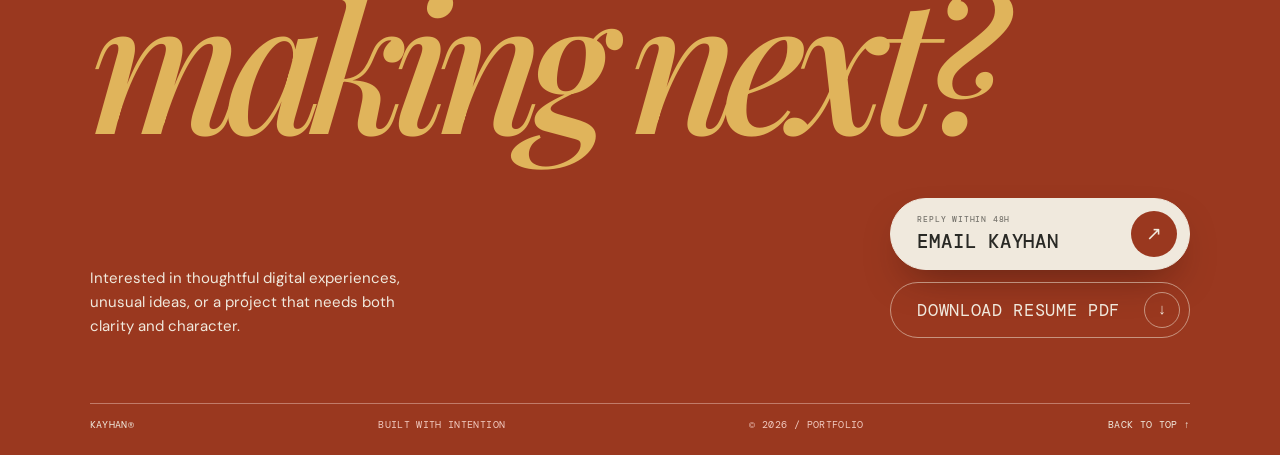
<file: showcases/howvin.html>
<!doctype html><html lang="en"><head><meta charset="utf-8"><meta name="viewport" content="width=device-width,initial-scale=1"><meta name="theme-color" content="#f0e9dd"><meta name="description" content="Howvin Furniture redesign case study and interface analysis."><title>Howvin Furniture — Case Study</title>
<link rel="icon" href="../assets/kayhan-avatar.jpg?v=plum" type="image/jpeg">
<link rel="apple-touch-icon" href="../assets/kayhan-avatar.jpg?v=plum"><link rel="preconnect" href="https://fonts.googleapis.com"><link rel="preconnect" href="https://fonts.gstatic.com" crossorigin><link href="https://fonts.googleapis.com/css2?family=DM+Mono:wght@400;500&family=DM+Sans:wght@400;500;600;700;800&family=Playfair+Display:ital,wght@1,500&family=Fraunces:opsz,wght@9..144,300&family=Hanken+Grotesk:wght@400;500;600&display=swap" rel="stylesheet"><link rel="stylesheet" href="../styles.css?v=ds4"><link rel="stylesheet" href="../mobile.css?v=ds4" media="(max-width:760px)"></head><body class="case-page howvin-case"><div class="grain" aria-hidden="true"></div>
<header class="site-header"><a class="wordmark" href="../index.html" aria-label="Portfolio home">PORT<span>®</span><br>FOLIO</a><div class="header-end"><span class="header-note header-section" data-idle="CASE 01 / HOWVIN" aria-live="polite"><i></i><b></b></span><a class="header-live" href="https://howvinfurniture.vercel.app/howvin-redesign-v4" target="_blank" rel="noreferrer">LIVE SITE ↗</a><button class="menu-toggle" type="button" aria-expanded="false" aria-controls="menu-panel" aria-label="Open menu"><span class="menu-toggle-text"><span class="menu-toggle-label">MENU</span><span class="menu-toggle-close" aria-hidden="true">×</span></span></button></div></header>
<nav class="menu-panel" id="menu-panel" aria-label="Case study navigation" aria-hidden="true"><div class="menu-top"><span>CASE 01 / HOWVIN</span><button class="menu-close" type="button" aria-label="Close menu">CLOSE ×</button></div><a href="#snapshot"><small>01</small>Snapshot <span>↘</span></a><a href="#comparison"><small>03</small>Before &amp; after <span>↘</span></a><a href="#design-system"><small>04</small>Design system <span>↘</span></a><a href="#contact"><small>06</small>Get in touch <span>↘</span></a><a href="../index.html#gallery"><small>←</small>Back to gallery <span>↗</span></a><p>GOOD IDEAS DESERVE<br>GOOD INTERFACES.</p></nav>
<main id="top"><section class="case-hero section-pad"><div class="case-overline"><span>CASE STUDY / 01</span><span>COMMERCE · B2B · INFORMATION ARCHITECTURE</span><span>2026</span></div><div class="case-hero-grid"><div><p class="eyebrow">A SYSTEM FOR DISCOVERY</p><h1>Howvin<br><em>Furniture.</em></h1><p class="case-intro">A redesign exploration focused on making outdoor furniture easier to discover, compare, and connect to a project.</p><div class="case-tags"><span>PRODUCT DISCOVERY</span><span>INFORMATION ARCHITECTURE</span><span>TRADE JOURNEY</span></div></div><div class="case-hero-preview"><div class="browser-frame"><div class="browser-bar"><div class="browser-dots"><i></i><i></i><i></i></div><span class="browser-url">howvinfurniture.vercel.app/howvin-redesign-v4</span><span class="browser-more">↗</span></div><iframe title="Howvin Furniture live redesign" src="https://howvinfurniture.vercel.app/howvin-redesign-v4" loading="lazy"></iframe></div><a class="text-link" href="https://howvinfurniture.vercel.app/howvin-redesign-v4" target="_blank" rel="noreferrer">EXPLORE FULL LIVE EXPERIENCE <b>↗</b></a></div></div><div class="case-index"><span>FIG. 01A</span><span>ARCHITECTURAL / SYSTEMATIC / PRECISE</span><span>SCROLL TO ANALYSE ↓</span></div></section>
<section class="case-summary section-pad" id="snapshot" data-mark="01|SNAPSHOT"><div class="section-heading"><p class="eyebrow">01 / PROJECT SNAPSHOT</p><p class="section-aside">A REDESIGN EXPLORATION,<br>NOT A CLAIM OF MEASURED RESULTS.</p></div><div class="summary-grid"><div><span class="large-index">01</span><h2>Make the next step<br><em>easier to see.</em></h2></div><div class="summary-copy"><p class="lead">Howvin sells to hotels, resorts and restaurants as much as to homeowners. The redesign treats the site as both a product catalogue and a tool for people planning real spaces.</p><p><strong>Design opportunity</strong><br>Help visitors move from broad inspiration to useful product details and project-specific actions without losing the visual context.</p><p><strong>Scope</strong><br>Navigation structure, collection discovery, product cards, project and inquiry pathways, and a visual system to hold them together.</p><p><strong>Evidence</strong><br>Public website captures from 26 October 2026. A design exploration, with no measured conversion or usability results.</p></div></div></section>
<section class="case-analysis section-pad" id="analysis" data-mark="02|DESIGN ANALYSIS"><div class="section-heading"><p class="eyebrow">02 / DESIGN ANALYSIS</p><p class="section-aside">FROM COMPANY STRUCTURE<br>TO BUYER INTENT.</p></div><div class="analysis-list"><article><span class="analysis-no">A / 01</span><div><h3>Navigation by intent</h3><p>The original menu follows company structure: Home, About us, Products, Project, News, Contact us and Blog, with 11 product genres and 8 project categories behind dropdowns. The redesign leads with how buyers think (Spaces, Collections, Projects, FAQ, Shop, Blog, About) and opens with six settings: hotels, resorts, restaurants, beach clubs, villas and rooftops.</p><span class="analysis-note">SEE / 03 BEFORE &amp; AFTER · 01</span></div></article><article><span class="analysis-no">A / 02</span><div><h3>Discovery to shortlist</h3><p>All eleven genres sit in one row of filter pills with a sort control. Each card shows a category badge, the product name, material tags and a “+ Inquiry” button, so a buyer can build a shortlist without leaving the grid. A counter in the header keeps that shortlist visible.</p><span class="analysis-note">SEE / 03 BEFORE &amp; AFTER · 02</span></div></article><article><span class="analysis-no">A / 03</span><div><h3>A project-oriented workflow</h3><p>Projects filter by the same eight categories Howvin already publishes. A five-step process (Consult, Select, Customise, Produce, Support) sets expectations, and the inquiry form asks only for name, email, company and project notes. The inquiry list, login and language switch are front-end concepts.</p><span class="analysis-note">SEE / LIVE SITE · PROJECTS + INQUIRY</span></div></article><article><span class="analysis-no">A / 04</span><div><h3>Visual discipline</h3><p>A light Fraunces serif, Hanken Grotesk, one teal for actions and pill-shaped controls replace the original mix of all-caps headlines and slider overlays. Photography carries the colour, so the interface can stay quiet.</p><span class="analysis-note">SEE / 04 DESIGN SYSTEM</span></div></article></div></section>
<section class="screen-gallery comparison-section section-pad" id="comparison" data-mark="03|BEFORE &amp; AFTER"><div class="section-heading"><p class="eyebrow">03 / BEFORE &amp; AFTER</p><p class="section-aside">SAME CATALOGUE.<br>A CLEARER PATH THROUGH IT.</p></div><p class="comparison-intro">Saved desktop screenshots of the original site and the deployed redesign, captured on 26 October 2026. Compare each pair side by side; select any image to open the full capture. Explore the rest of the redesign in the live preview above.</p><div class="comparison-list"><article class="comparison-block">
<div class="comparison-heading"><span>01 / Homepage &amp; navigation</span><span>ORIGINAL ↔ REDESIGN</span></div>
<div class="comparison-pair"><figure class="comparison-shot original-shot">
  <div class="capture-topline"><span class="capture-tag before">BEFORE / ORIGINAL</span><span>01</span></div>
  <a class="capture-frame saved-capture focus-top" href="../assets/screenshots/howvin-01-before.jpg" target="_blank" rel="noreferrer" aria-label="Enlarge original Howvin homepage screenshot"><img class="site-capture" src="../assets/screenshots/howvin-01-before.jpg" alt="Original Howvin homepage: product advantages slide" loading="lazy"></a>
  <figcaption><b>Original homepage</b><p>Original · Desktop capture</p><a href="https://www.howvinfurniture.com/" target="_blank" rel="noreferrer">OPEN SOURCE ↗</a></figcaption>
</figure><figure class="comparison-shot redesign-shot">
  <div class="capture-topline"><span class="capture-tag after">AFTER / REDESIGN</span><span>01</span></div>
  <a class="capture-frame saved-capture focus-top" href="../assets/screenshots/howvin-01-after.jpg" target="_blank" rel="noreferrer" aria-label="Enlarge Howvin redesign homepage screenshot"><img class="site-capture" src="../assets/screenshots/howvin-01-after.jpg" alt="Howvin redesign homepage: Outdoor living, considered" loading="lazy"></a>
  <figcaption><b>Redesign homepage · first screen</b><p>Redesign · Desktop capture</p><a href="https://howvinfurniture.vercel.app/howvin-redesign-v4" target="_blank" rel="noreferrer">OPEN SOURCE ↗</a></figcaption>
</figure></div>
<div class="comparison-analysis"><span>ANALYSIS / WHAT CHANGED</span><p>The original opens on a carousel slide, “Howvin’s product advantages”, with four feature blurbs set over the photo and a floating WhatsApp, e-mail, WeChat and Kimi bar. The redesign uses one promise, “Outdoor living, considered.”, a short description and two clear actions: explore collections or discuss a project. The header adds an inquiry counter, a three-language switch and dark mode.</p></div>
</article><article class="comparison-block">
<div class="comparison-heading"><span>02 / Catalogue &amp; discovery</span><span>ORIGINAL ↔ REDESIGN</span></div>
<div class="comparison-pair"><figure class="comparison-shot original-shot">
  <div class="capture-topline"><span class="capture-tag before">BEFORE / ORIGINAL</span><span>02</span></div>
  <a class="capture-frame saved-capture focus-top" href="../assets/screenshots/howvin-02-before.png" target="_blank" rel="noreferrer" aria-label="Enlarge original Howvin product listing screenshot"><img class="site-capture" src="../assets/screenshots/howvin-02-before.png" alt="Original Howvin product listing with Add to Inquiry checkboxes" loading="lazy"></a>
  <figcaption><b>Original product listing</b><p>Original · Desktop capture</p><a href="https://www.howvinfurniture.com/products" target="_blank" rel="noreferrer">OPEN SOURCE ↗</a></figcaption>
</figure><figure class="comparison-shot redesign-shot">
  <div class="capture-topline"><span class="capture-tag after">AFTER / REDESIGN</span><span>02</span></div>
  <a class="capture-frame saved-capture focus-top" href="../assets/screenshots/howvin-02-after.png" target="_blank" rel="noreferrer" aria-label="Enlarge Howvin redesign collections screenshot"><img class="site-capture" src="../assets/screenshots/howvin-02-after.png" alt="Howvin redesign collections grid with category filter pills" loading="lazy"></a>
  <figcaption><b>Redesign collections · filtered grid</b><p>Redesign · Desktop capture</p><a href="https://howvinfurniture.vercel.app/howvin-redesign-v4#collections" target="_blank" rel="noreferrer">OPEN SOURCE ↗</a></figcaption>
</figure></div>
<div class="comparison-analysis"><span>ANALYSIS / WHAT CHANGED</span><p>The original listing shows four cards per row with truncated titles, dense descriptions and a checkbox-style “Add to Inquiry”. The redesign puts the eleven genres and a sort control above the grid, adds category badges and material tags to each card, and turns inquiry into a clear “+ Inquiry” button next to the title.</p></div>
</article></div><div class="capture-note"><b>CAPTURE METHOD / SAVED BROWSER SCREENSHOTS</b><span>26 OCT 2026 · howvinfurniture.com ↔ howvinfurniture.vercel.app</span></div></section>
<section class="design-system section-pad" id="design-system" data-mark="04|DESIGN SYSTEM"><div class="section-heading"><p class="eyebrow">04 / VISUAL DESIGN SYSTEM</p><p class="section-aside">THE TOKENS BEHIND<br>THE REDESIGN.</p></div><div class="ds-head"><h2>Calm teal.<br>Light <em>serif.</em></h2><p>A small system for a catalogue of eleven product genres: one teal for every action, a light Fraunces serif for the voice, Hanken Grotesk for anything that has to be read fast, and pill-shaped controls so filters and inquiries feel like one family. Every value below comes from the deployed redesign’s stylesheet.</p></div>
<div class="ds-board">
<div class="ds-block ds-colors"><p class="ds-label"><span>A / COLOUR</span><span>8 TOKENS · LIGHT THEME</span></p><ul class="ds-swatches">
<li style="--c:#17798F"><i></i><b>Primary</b><code>--pr · #17798F</code><small>Buttons, inquiry, active states</small></li>
<li style="--c:#0F6073"><i></i><b>Primary deep</b><code>--ph · #0F6073</code><small>Hover and pressed states</small></li>
<li style="--c:#2FA8C4"><i></i><b>Accent</b><code>--ac · #2FA8C4</code><small>Eyebrows and section labels</small></li>
<li style="--c:#2B2828"><i></i><b>Text</b><code>--tx · #2B2828</code><small>Headings and body copy</small></li>
<li style="--c:#5E6769"><i></i><b>Muted</b><code>--mu · #5E6769</code><small>Descriptions and meta</small></li>
<li style="--c:#D3E3E8"><i></i><b>Border</b><code>--bd · #D3E3E8</code><small>Chips, cards, dividers</small></li>
<li style="--c:#E9F3F6"><i></i><b>Tint</b><code>--bg2 · #E9F3F6</code><small>Alternate sections</small></li>
<li style="--c:#F7FBFC"><i></i><b>Background</b><code>--bg · #F7FBFC</code><small>Page canvas</small></li>
</ul></div>
<div class="ds-block ds-type"><p class="ds-label"><span>B / TYPE</span><span>2 FAMILIES</span></p>
<div class="ds-specimen"><span class="ds-aa ds-display">Aa</span><div><b>Fraunces · Light 300</b><code>DISPLAY · H1 50 / H2 43 / H3 26 PX</code><p class="ds-display">Outdoor living, <em>considered.</em></p></div></div>
<div class="ds-specimen"><span class="ds-aa">Aa</span><div><b>Hanken Grotesk · 400 / 500 / 600</b><code>UI · BODY 16 / BUTTON 14 / LABEL 12 PX</code><p class="ds-ui-sample">Furniture for terraces, pools and gardens, designed, produced and delivered for hotels, resorts, restaurants and homes.</p></div></div>
</div>
<div class="ds-block ds-components"><p class="ds-label"><span>C / COMPONENTS</span><span>REBUILT FROM THE LIVE CSS</span></p>
<div class="ds-row"><span class="ds-btn ds-btn-primary">Explore collections →</span><span class="ds-btn ds-btn-ghost">Discuss a project</span></div>
<div class="ds-row"><span class="ds-chip is-on">All</span><span class="ds-chip">Pergola</span><span class="ds-chip">Parasol</span><span class="ds-chip">Teak Collection</span></div>
<div class="ds-mini-card"><div class="ds-mini-media"><span class="ds-badge">Sofa set</span></div><div><b>Como Curved Outdoor Sectional</b><small>Outdoor Sofa set · Powder-coated aluminium</small><span class="ds-chip">+ Inquiry</span></div></div>
</div>
<div class="ds-block ds-shape"><p class="ds-label"><span>D / SHAPE &amp; RULES</span><span>RADIUS SCALE</span></p>
<ul class="ds-radii"><li style="--r:99px"><i></i><code>99<br>PILL</code></li><li style="--r:20px"><i></i><code>20<br>CTA</code></li><li style="--r:16px"><i></i><code>16<br>CARD</code></li><li style="--r:12px"><i></i><code>12<br>IMAGE</code></li><li style="--r:10px"><i></i><code>10<br>INPUT</code></li></ul>
<ol class="ds-rules"><li><span><b>One colour acts.</b> Teal is reserved for things you can click, so the next step is never ambiguous.</span></li><li><span><b>Photography carries the mood.</b> Surfaces stay near-white; product imagery supplies the colour.</span></li><li><span><b>Pills mean choice.</b> Filters, badges and inquiry actions share the 99px pill, so they read as one control set.</span></li></ol>
</div>
</div><div class="ds-note"><b>SOURCE / DEPLOYED STYLESHEET</b><span>howvinfurniture.vercel.app · read 26 OCT 2026 · a dark theme ships alongside</span></div></section>
<section class="reflection section-pad" id="reflection" data-mark="05|REFLECTION"><div class="section-heading light-heading"><p class="eyebrow">05 / REFLECTION</p><p class="section-aside">MAKE THE REASONING<br>VISIBLE.</p></div><h2>Clarity is a<br>design <em>decision.</em></h2><div class="reflection-grid"><p>The redesign keeps Howvin’s catalogue, projects and contact details, but changes the order a visitor meets them in: a clear promise first, then spaces, then products, then real installations, then a simple way to start a project.</p><div><span>WHAT TO VALIDATE NEXT</span><p>Test whether trade buyers can find a product genre, shortlist several pieces and send an inquiry without help. The inquiry list, login and language switch are front-end concepts and need real back-end support before launch.</p></div></div></section>
<section class="case-next section-pad"><div><span class="eyebrow">NEXT CASE STUDY / 02</span><h2>From structure<br>to <em>atmosphere.</em></h2></div><a class="next-card" href="sidra.html"><span>SIDRA AROMA</span><b>EXPLORE NEXT ↗</b></a></section>
<section class="bridge bridge-outro" aria-label="You made it here. That's a sign."><div class="bridge-head section-pad"><span>OUTRO</span><span>BEFORE THE CONVERSATION</span></div><h2 class="bridge-title section-pad">You made it here.<br><em>That’s a sign.</em></h2><div class="bridge-tapes" aria-hidden="true"><div class="tape tape-gd"><div class="tape-track"><span>Ideas</span><i class="chip">✳ BRIEF</i><span>Questions</span><i class="chip">✳ CALL</i><span>Sketches</span><i class="chip">✳ COFFEE</i><span>Briefs</span><i class="chip">✳ HELLO</i><span>Maybes</span><i class="chip">✳ 48H</i></div></div></div><div class="bridge-foot section-pad"><span>YOUR IDEA</span><p>A brief, a question or a half-formed thought. Every good project started as one of them.</p><span>MY CRAFT</span></div></section>
<section class="contact section-pad" id="contact" data-mark="06|CONTACT"><div class="contact-top"><span>06 / NEXT CHAPTER</span><span>GOOD WORK STARTS WITH A CONVERSATION.</span></div><h2>What are we<br><em>making next?</em></h2><div class="contact-bottom"><p>Interested in thoughtful digital experiences, unusual ideas, or a project that needs both clarity and character.</p><div class="contact-actions"><a class="contact-link" href="mailto:kxy0kxy@gmail.com"><span class="cta-text"><small>REPLY WITHIN 48H</small>EMAIL KAYHAN</span><span class="cta-icon" aria-hidden="true">↗</span></a><a class="contact-resume" href="../assets/kayhan-resume.pdf" download="Kayhan-Resume.pdf"><span class="cta-text">DOWNLOAD RESUME PDF</span><span class="cta-icon" aria-hidden="true">↓</span></a></div></div><div class="footer-line"><a href="../index.html">KAYHAN®</a><span>BUILT WITH INTENTION</span><span>© 2026 / PORTFOLIO</span><a href="#top">BACK TO TOP ↑</a></div></section>
</main><script src="../script.js?v=ds4"></script><script src="../showcase.js"></script></body></html>
</file>
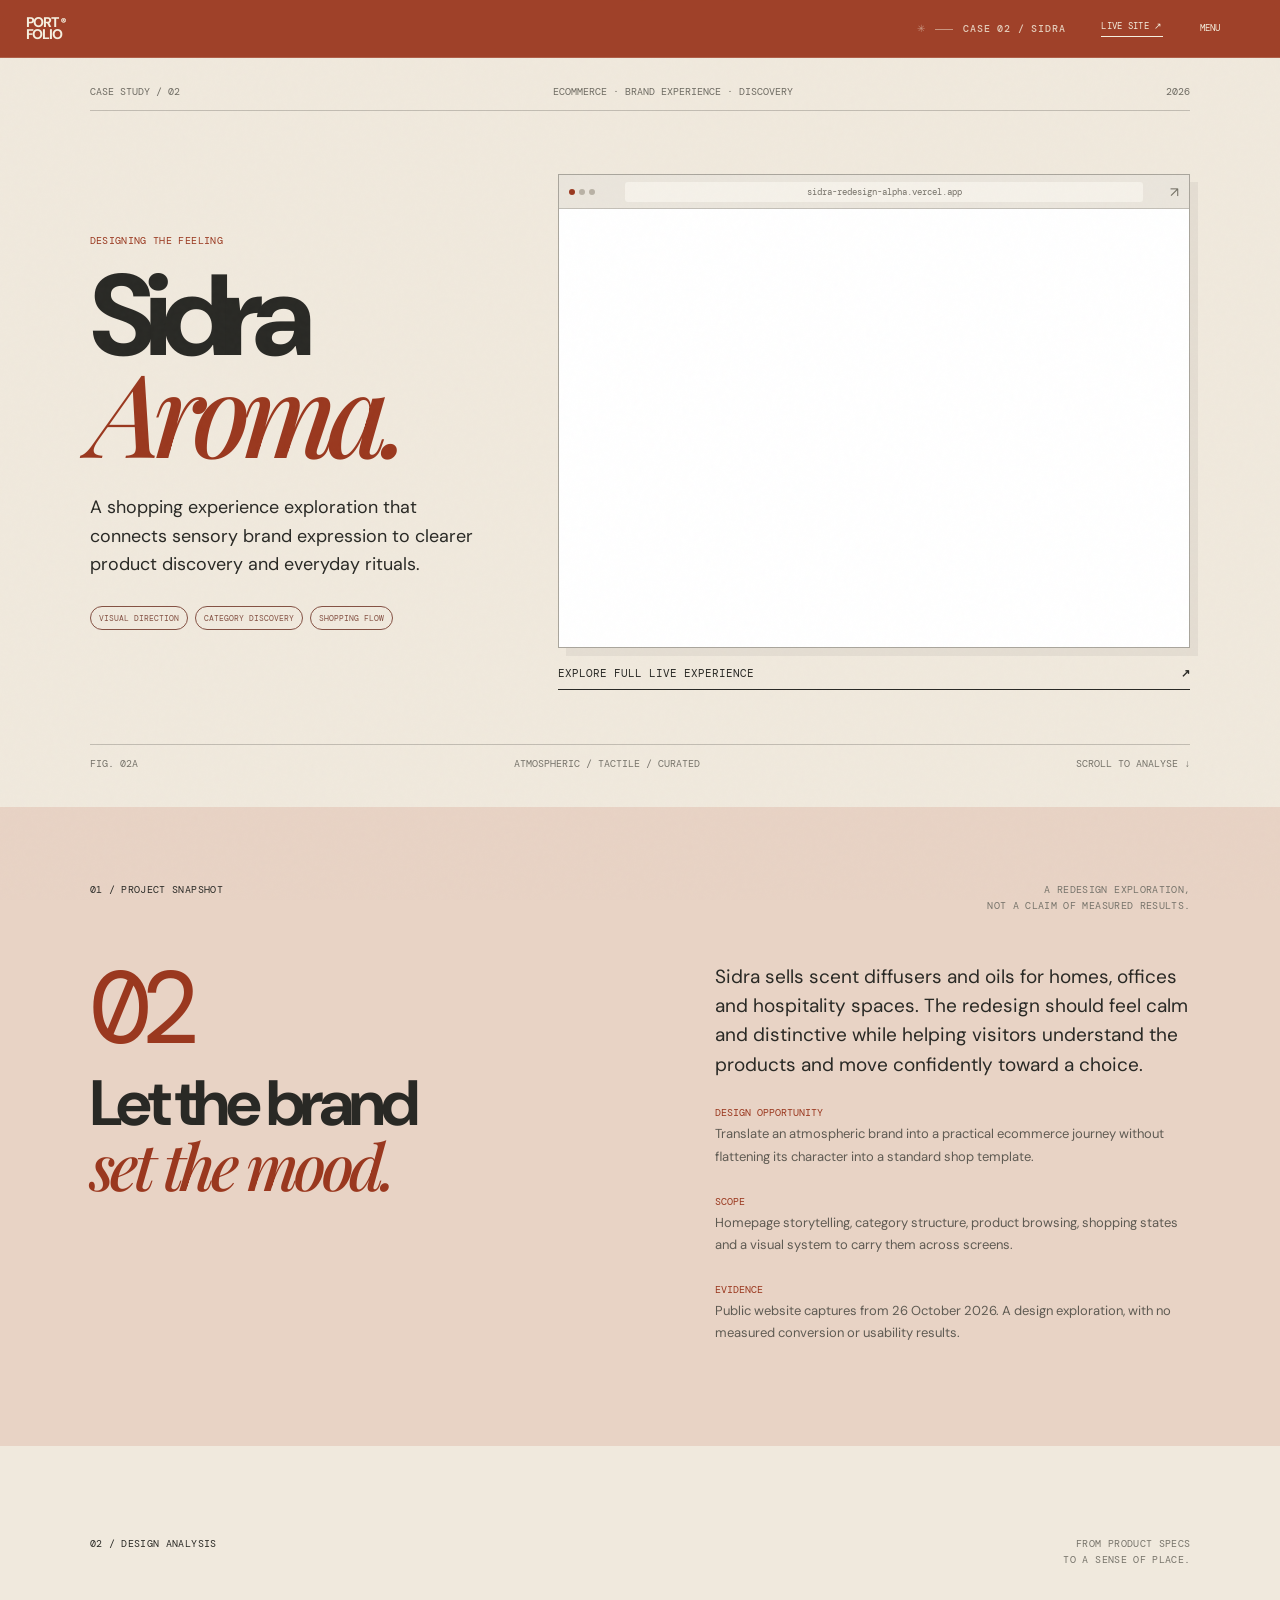
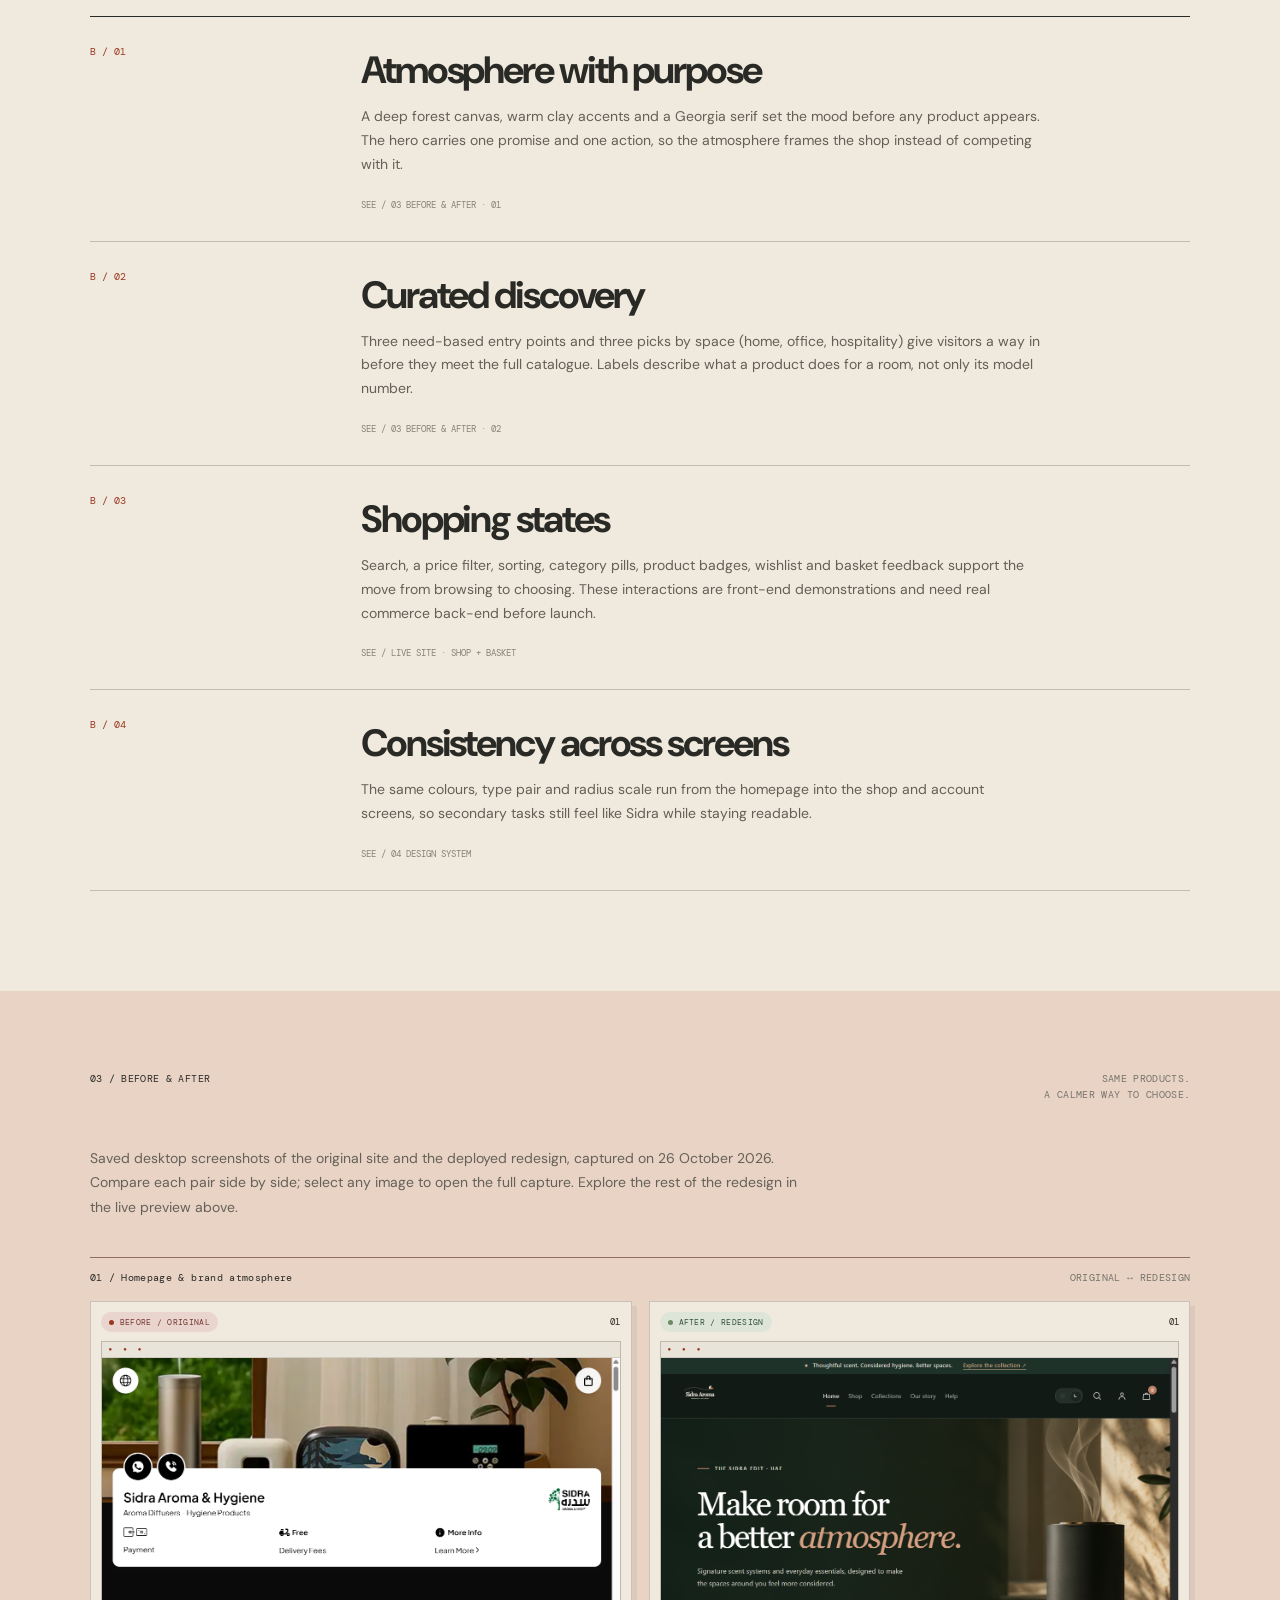
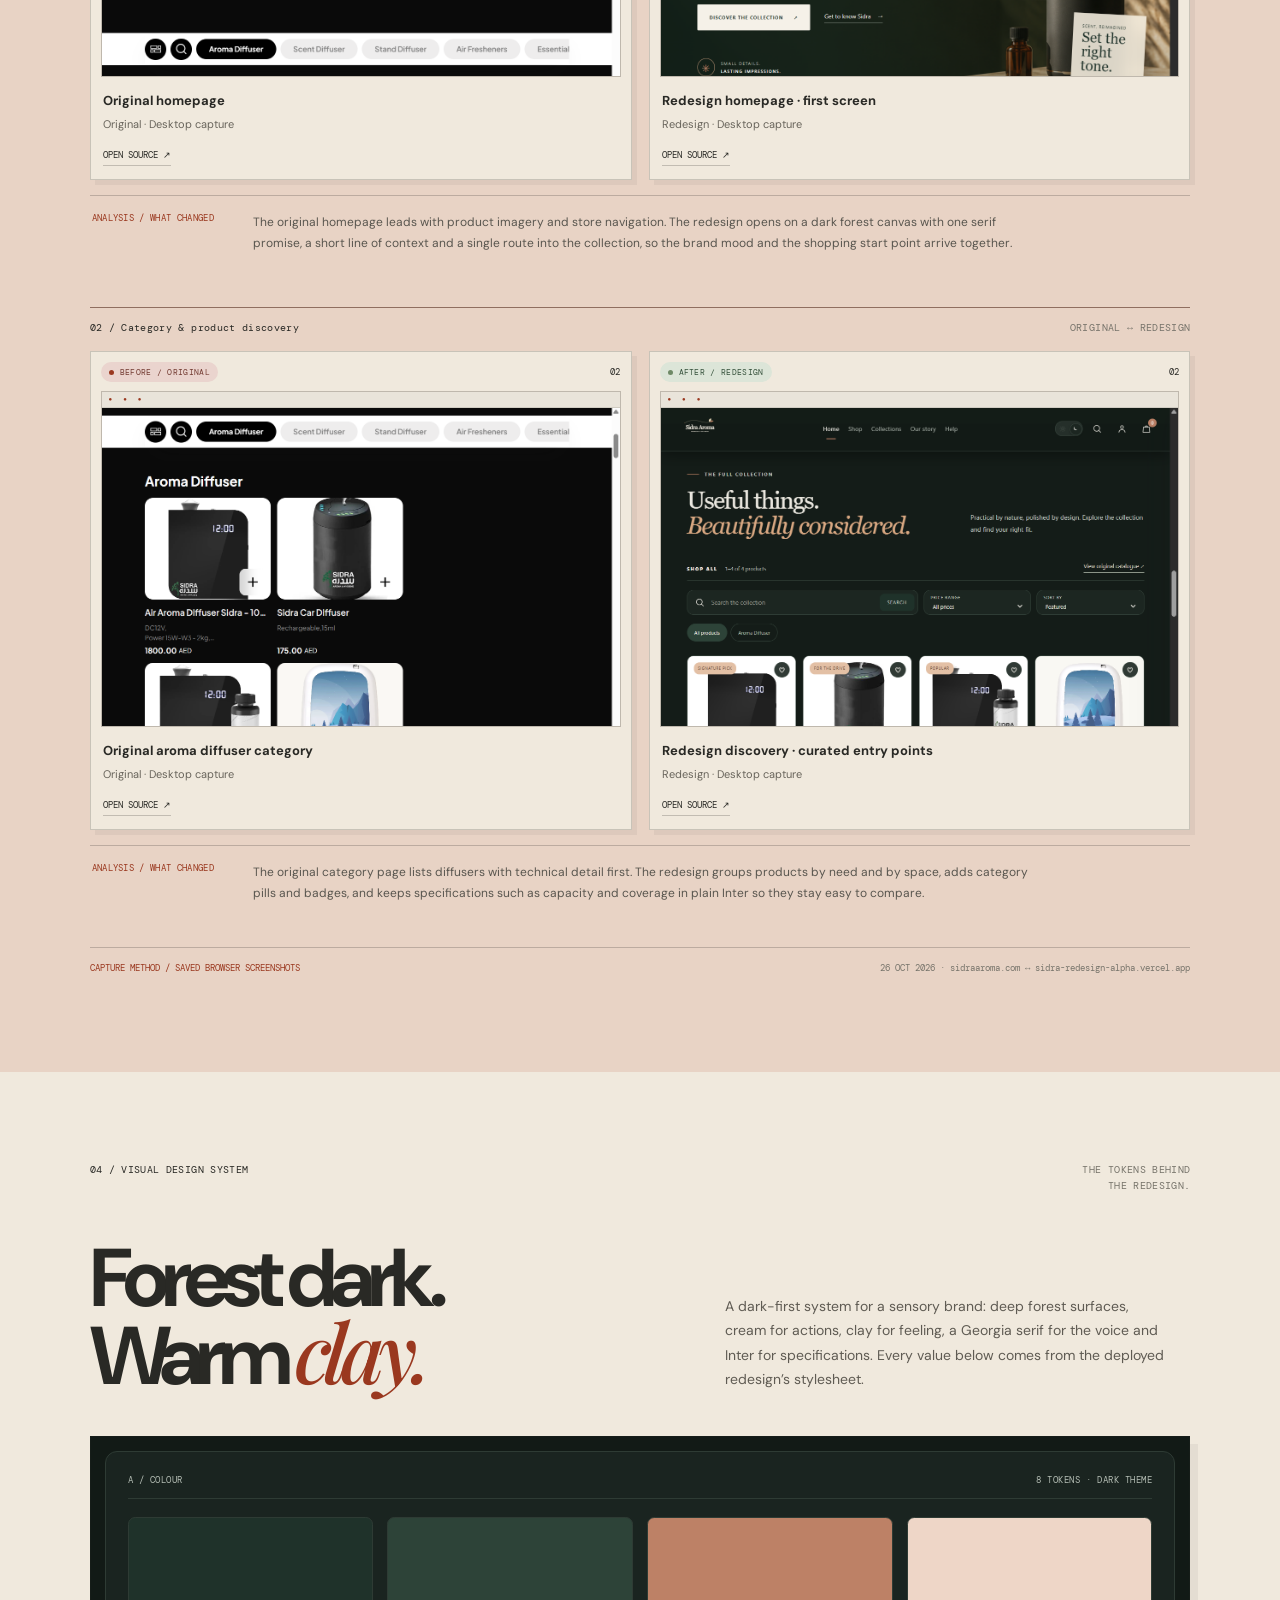
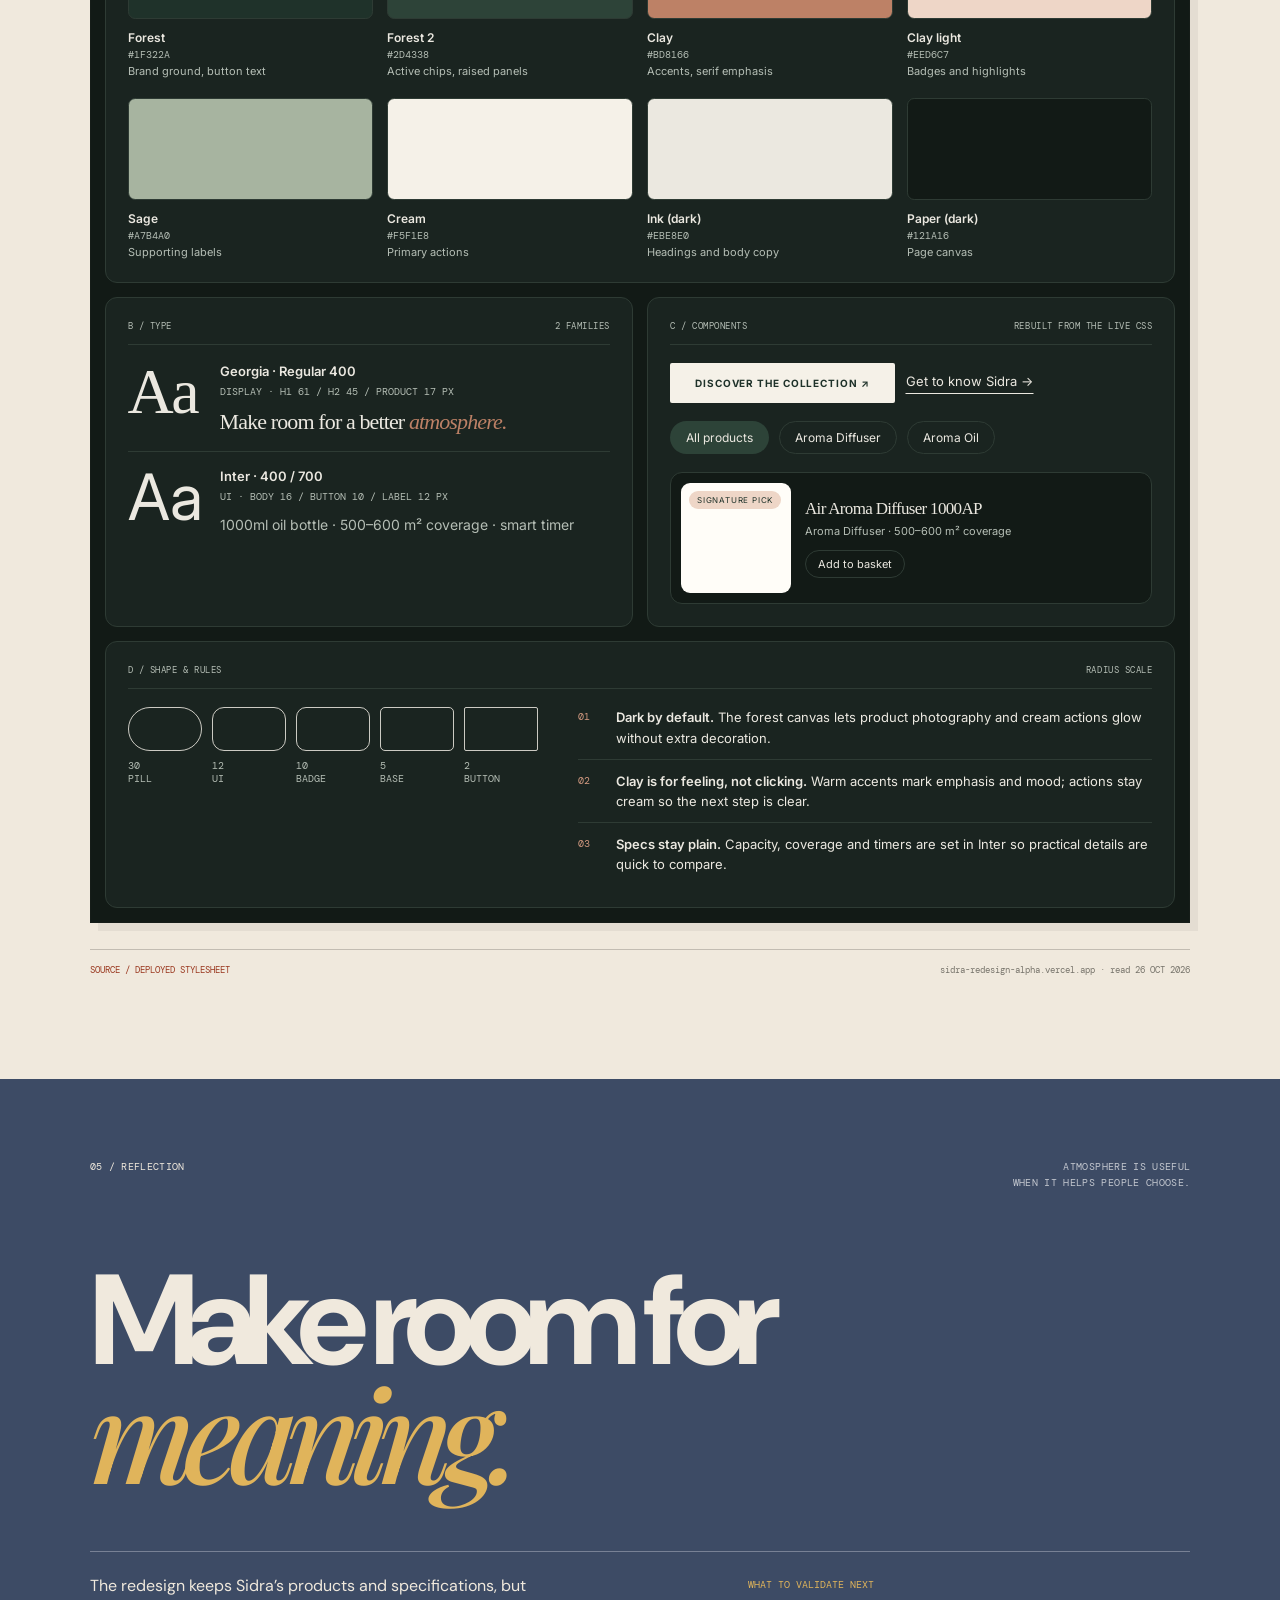
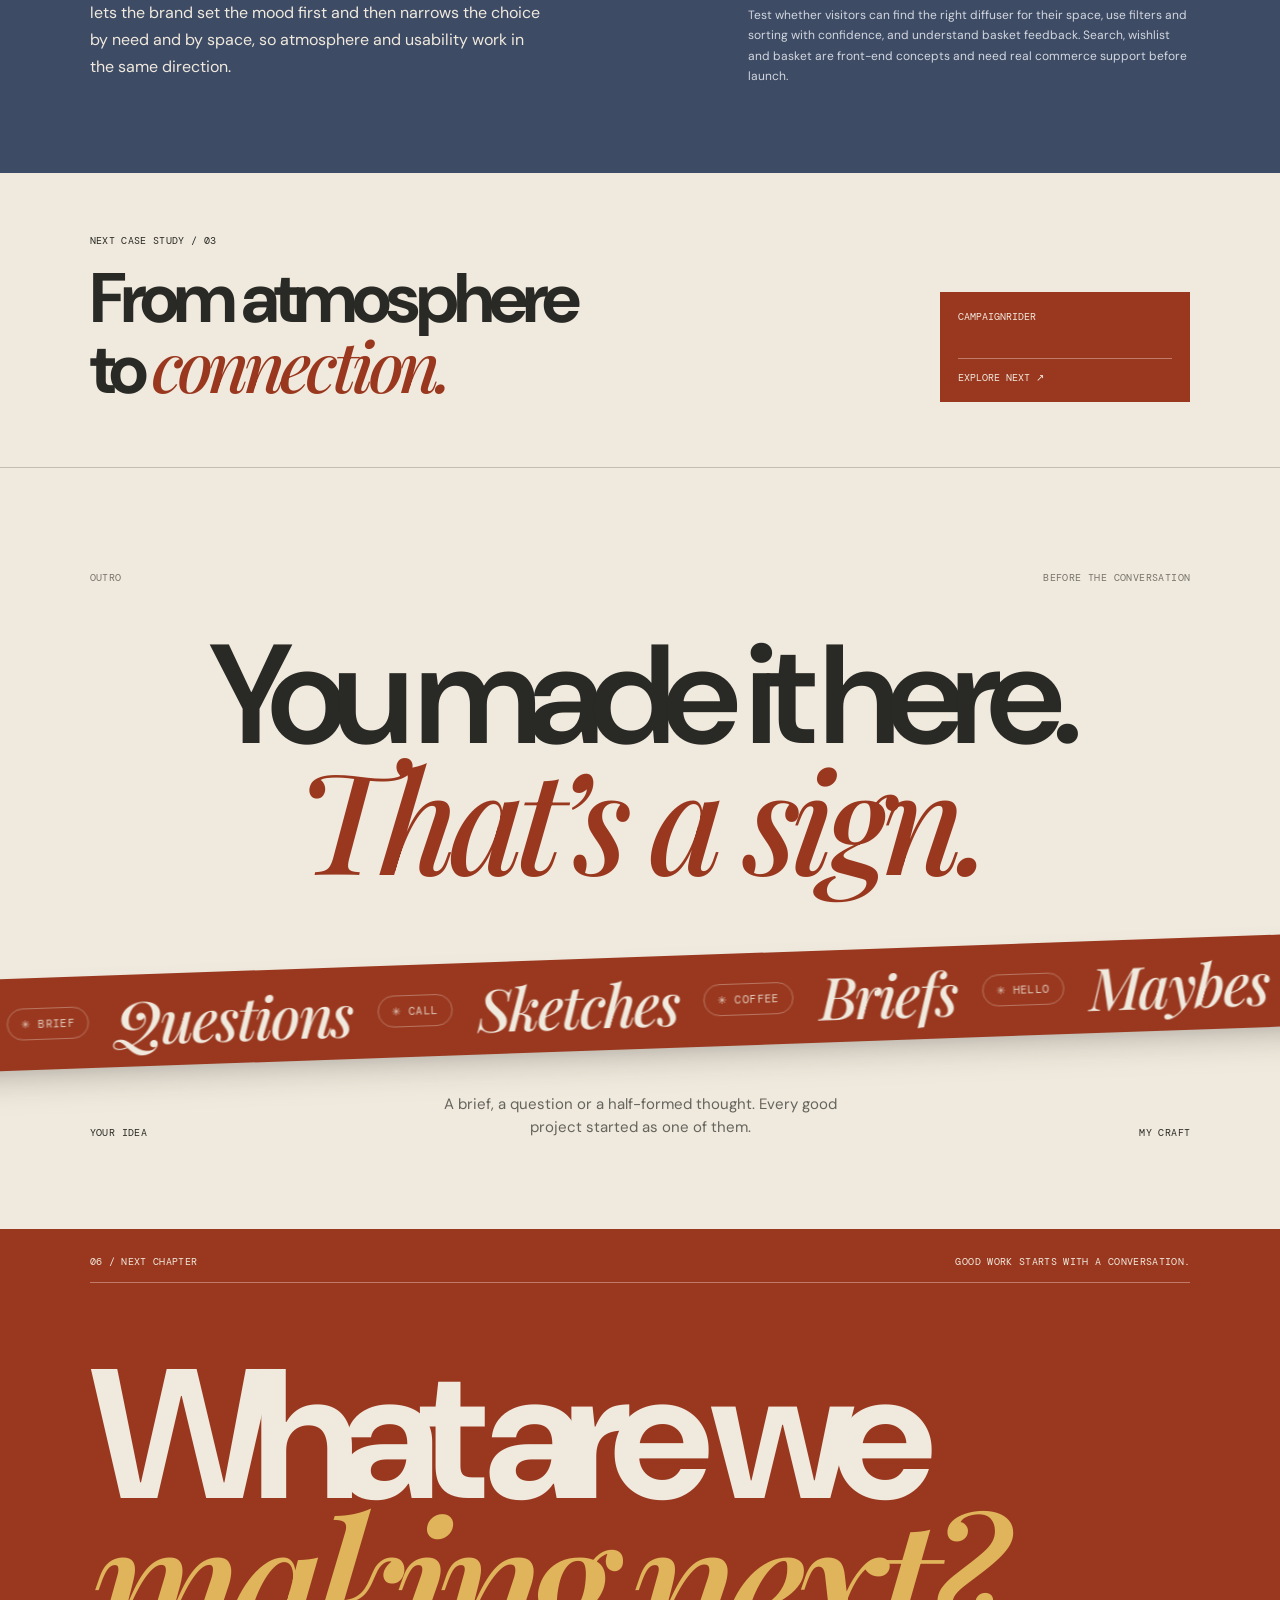
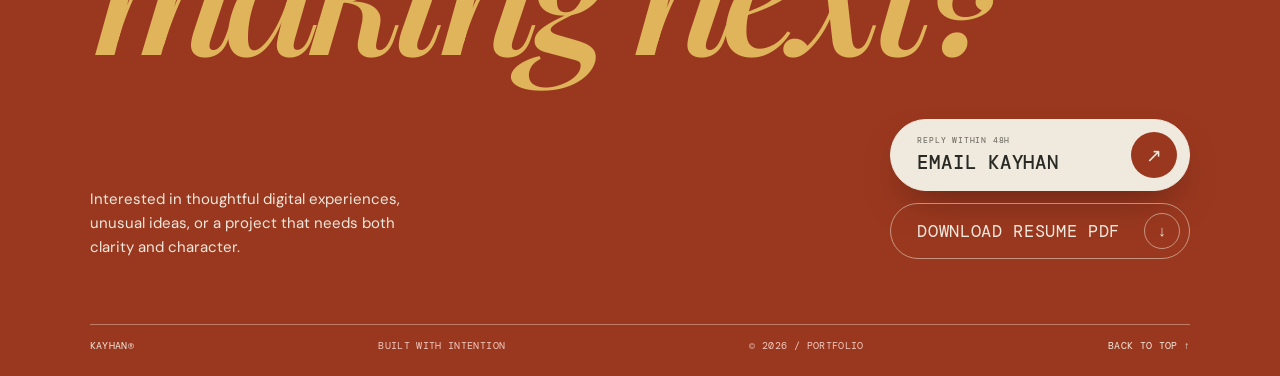
<file: showcases/sidra.html>
<!doctype html><html lang="en"><head><meta charset="utf-8"><meta name="viewport" content="width=device-width,initial-scale=1"><meta name="theme-color" content="#f0e9dd"><meta name="description" content="Sidra Aroma redesign case study and interface analysis."><title>Sidra Aroma — Case Study</title>
<link rel="icon" href="../assets/kayhan-avatar.jpg?v=plum" type="image/jpeg">
<link rel="apple-touch-icon" href="../assets/kayhan-avatar.jpg?v=plum"><link rel="preconnect" href="https://fonts.googleapis.com"><link rel="preconnect" href="https://fonts.gstatic.com" crossorigin><link href="https://fonts.googleapis.com/css2?family=DM+Mono:wght@400;500&family=DM+Sans:wght@400;500;600;700;800&family=Playfair+Display:ital,wght@1,500&family=Inter:wght@400;600;700&display=swap" rel="stylesheet"><link rel="stylesheet" href="../styles.css?v=ds4"><link rel="stylesheet" href="../mobile.css?v=ds4" media="(max-width:760px)"></head><body class="case-page sidra-case"><div class="grain" aria-hidden="true"></div>
<header class="site-header"><a class="wordmark" href="../index.html" aria-label="Portfolio home">PORT<span>®</span><br>FOLIO</a><div class="header-end"><span class="header-note header-section" data-idle="CASE 02 / SIDRA" aria-live="polite"><i></i><b></b></span><a class="header-live" href="https://sidra-redesign-alpha.vercel.app/" target="_blank" rel="noreferrer">LIVE SITE ↗</a><button class="menu-toggle" type="button" aria-expanded="false" aria-controls="menu-panel" aria-label="Open menu"><span class="menu-toggle-text"><span class="menu-toggle-label">MENU</span><span class="menu-toggle-close" aria-hidden="true">×</span></span></button></div></header>
<nav class="menu-panel" id="menu-panel" aria-label="Case study navigation" aria-hidden="true"><div class="menu-top"><span>CASE 02 / SIDRA</span><button class="menu-close" type="button" aria-label="Close menu">CLOSE ×</button></div><a href="#snapshot"><small>01</small>Snapshot <span>↘</span></a><a href="#comparison"><small>03</small>Before &amp; after <span>↘</span></a><a href="#design-system"><small>04</small>Design system <span>↘</span></a><a href="#contact"><small>06</small>Get in touch <span>↘</span></a><a href="../index.html#gallery"><small>←</small>Back to gallery <span>↗</span></a><p>GOOD IDEAS DESERVE<br>GOOD INTERFACES.</p></nav>
<main id="top"><section class="case-hero section-pad"><div class="case-overline"><span>CASE STUDY / 02</span><span>ECOMMERCE · BRAND EXPERIENCE · DISCOVERY</span><span>2026</span></div><div class="case-hero-grid"><div><p class="eyebrow">DESIGNING THE FEELING</p><h1>Sidra<br><em>Aroma.</em></h1><p class="case-intro">A shopping experience exploration that connects sensory brand expression to clearer product discovery and everyday rituals.</p><div class="case-tags"><span>VISUAL DIRECTION</span><span>CATEGORY DISCOVERY</span><span>SHOPPING FLOW</span></div></div><div class="case-hero-preview"><div class="browser-frame"><div class="browser-bar"><div class="browser-dots"><i></i><i></i><i></i></div><span class="browser-url">sidra-redesign-alpha.vercel.app</span><span class="browser-more">↗</span></div><iframe title="Sidra Aroma live redesign" src="https://sidra-redesign-alpha.vercel.app/" loading="lazy"></iframe></div><a class="text-link" href="https://sidra-redesign-alpha.vercel.app/" target="_blank" rel="noreferrer">EXPLORE FULL LIVE EXPERIENCE <b>↗</b></a></div></div><div class="case-index"><span>FIG. 02A</span><span>ATMOSPHERIC / TACTILE / CURATED</span><span>SCROLL TO ANALYSE ↓</span></div></section>
<section class="case-summary section-pad" id="snapshot" data-mark="01|SNAPSHOT"><div class="section-heading"><p class="eyebrow">01 / PROJECT SNAPSHOT</p><p class="section-aside">A REDESIGN EXPLORATION,<br>NOT A CLAIM OF MEASURED RESULTS.</p></div><div class="summary-grid"><div><span class="large-index">02</span><h2>Let the brand<br><em>set the mood.</em></h2></div><div class="summary-copy"><p class="lead">Sidra sells scent diffusers and oils for homes, offices and hospitality spaces. The redesign should feel calm and distinctive while helping visitors understand the products and move confidently toward a choice.</p><p><strong>Design opportunity</strong><br>Translate an atmospheric brand into a practical ecommerce journey without flattening its character into a standard shop template.</p><p><strong>Scope</strong><br>Homepage storytelling, category structure, product browsing, shopping states and a visual system to carry them across screens.</p><p><strong>Evidence</strong><br>Public website captures from 26 October 2026. A design exploration, with no measured conversion or usability results.</p></div></div></section>
<section class="case-analysis section-pad" id="analysis" data-mark="02|DESIGN ANALYSIS"><div class="section-heading"><p class="eyebrow">02 / DESIGN ANALYSIS</p><p class="section-aside">FROM PRODUCT SPECS<br>TO A SENSE OF PLACE.</p></div><div class="analysis-list"><article><span class="analysis-no">B / 01</span><div><h3>Atmosphere with purpose</h3><p>A deep forest canvas, warm clay accents and a Georgia serif set the mood before any product appears. The hero carries one promise and one action, so the atmosphere frames the shop instead of competing with it.</p><span class="analysis-note">SEE / 03 BEFORE &amp; AFTER · 01</span></div></article><article><span class="analysis-no">B / 02</span><div><h3>Curated discovery</h3><p>Three need-based entry points and three picks by space (home, office, hospitality) give visitors a way in before they meet the full catalogue. Labels describe what a product does for a room, not only its model number.</p><span class="analysis-note">SEE / 03 BEFORE &amp; AFTER · 02</span></div></article><article><span class="analysis-no">B / 03</span><div><h3>Shopping states</h3><p>Search, a price filter, sorting, category pills, product badges, wishlist and basket feedback support the move from browsing to choosing. These interactions are front-end demonstrations and need real commerce back-end before launch.</p><span class="analysis-note">SEE / LIVE SITE · SHOP + BASKET</span></div></article><article><span class="analysis-no">B / 04</span><div><h3>Consistency across screens</h3><p>The same colours, type pair and radius scale run from the homepage into the shop and account screens, so secondary tasks still feel like Sidra while staying readable.</p><span class="analysis-note">SEE / 04 DESIGN SYSTEM</span></div></article></div></section>
<section class="screen-gallery comparison-section section-pad" id="comparison" data-mark="03|BEFORE &amp; AFTER"><div class="section-heading"><p class="eyebrow">03 / BEFORE &amp; AFTER</p><p class="section-aside">SAME PRODUCTS.<br>A CALMER WAY TO CHOOSE.</p></div><p class="comparison-intro">Saved desktop screenshots of the original site and the deployed redesign, captured on 26 October 2026. Compare each pair side by side; select any image to open the full capture. Explore the rest of the redesign in the live preview above.</p><div class="comparison-list"><article class="comparison-block">
<div class="comparison-heading"><span>01 / Homepage &amp; brand atmosphere</span><span>ORIGINAL ↔ REDESIGN</span></div>
<div class="comparison-pair"><figure class="comparison-shot original-shot">
  <div class="capture-topline"><span class="capture-tag before">BEFORE / ORIGINAL</span><span>01</span></div>
  <a class="capture-frame saved-capture focus-top" href="../assets/screenshots/sidra-01-before.png" target="_blank" rel="noreferrer" aria-label="Enlarge original Sidra homepage screenshot"><img class="site-capture" src="../assets/screenshots/sidra-01-before.png" alt="Original Sidra Aroma homepage" loading="lazy"></a>
  <figcaption><b>Original homepage</b><p>Original · Desktop capture</p><a href="https://www.sidraaroma.com/en-ae" target="_blank" rel="noreferrer">OPEN SOURCE ↗</a></figcaption>
</figure><figure class="comparison-shot redesign-shot">
  <div class="capture-topline"><span class="capture-tag after">AFTER / REDESIGN</span><span>01</span></div>
  <a class="capture-frame saved-capture focus-top" href="../assets/screenshots/sidra-01-after.png" target="_blank" rel="noreferrer" aria-label="Enlarge Sidra redesign homepage screenshot"><img class="site-capture" src="../assets/screenshots/sidra-01-after.png" alt="Sidra Aroma redesign homepage on a dark forest background" loading="lazy"></a>
  <figcaption><b>Redesign homepage · first screen</b><p>Redesign · Desktop capture</p><a href="https://sidra-redesign-alpha.vercel.app/" target="_blank" rel="noreferrer">OPEN SOURCE ↗</a></figcaption>
</figure></div>
<div class="comparison-analysis"><span>ANALYSIS / WHAT CHANGED</span><p>The original homepage leads with product imagery and store navigation. The redesign opens on a dark forest canvas with one serif promise, a short line of context and a single route into the collection, so the brand mood and the shopping start point arrive together.</p></div>
</article><article class="comparison-block">
<div class="comparison-heading"><span>02 / Category &amp; product discovery</span><span>ORIGINAL ↔ REDESIGN</span></div>
<div class="comparison-pair"><figure class="comparison-shot original-shot">
  <div class="capture-topline"><span class="capture-tag before">BEFORE / ORIGINAL</span><span>02</span></div>
  <a class="capture-frame saved-capture focus-top" href="../assets/screenshots/sidra-02-before.png" target="_blank" rel="noreferrer" aria-label="Enlarge original Sidra diffuser category screenshot"><img class="site-capture" src="../assets/screenshots/sidra-02-before.png" alt="Original Sidra Aroma diffuser category page" loading="lazy"></a>
  <figcaption><b>Original aroma diffuser category</b><p>Original · Desktop capture</p><a href="https://www.sidraaroma.com/en-ae/aroma-diffuser" target="_blank" rel="noreferrer">OPEN SOURCE ↗</a></figcaption>
</figure><figure class="comparison-shot redesign-shot">
  <div class="capture-topline"><span class="capture-tag after">AFTER / REDESIGN</span><span>02</span></div>
  <a class="capture-frame saved-capture focus-top" href="../assets/screenshots/sidra-02-after.png" target="_blank" rel="noreferrer" aria-label="Enlarge Sidra redesign discovery screenshot"><img class="site-capture" src="../assets/screenshots/sidra-02-after.png" alt="Sidra Aroma redesign curated category and product discovery" loading="lazy"></a>
  <figcaption><b>Redesign discovery · curated entry points</b><p>Redesign · Desktop capture</p><a href="https://sidra-redesign-alpha.vercel.app/" target="_blank" rel="noreferrer">OPEN SOURCE ↗</a></figcaption>
</figure></div>
<div class="comparison-analysis"><span>ANALYSIS / WHAT CHANGED</span><p>The original category page lists diffusers with technical detail first. The redesign groups products by need and by space, adds category pills and badges, and keeps specifications such as capacity and coverage in plain Inter so they stay easy to compare.</p></div>
</article></div><div class="capture-note"><b>CAPTURE METHOD / SAVED BROWSER SCREENSHOTS</b><span>26 OCT 2026 · sidraaroma.com ↔ sidra-redesign-alpha.vercel.app</span></div></section>
<section class="design-system section-pad" id="design-system" data-mark="04|DESIGN SYSTEM"><div class="section-heading"><p class="eyebrow">04 / VISUAL DESIGN SYSTEM</p><p class="section-aside">THE TOKENS BEHIND<br>THE REDESIGN.</p></div><div class="ds-head"><h2>Forest dark.<br>Warm <em>clay.</em></h2><p>A dark-first system for a sensory brand: deep forest surfaces, cream for actions, clay for feeling, a Georgia serif for the voice and Inter for specifications. Every value below comes from the deployed redesign’s stylesheet.</p></div>
<div class="ds-board">
<div class="ds-block ds-colors"><p class="ds-label"><span>A / COLOUR</span><span>8 TOKENS · DARK THEME</span></p><ul class="ds-swatches">
<li style="--c:#1f322a"><i></i><b>Forest</b><code>#1F322A</code><small>Brand ground, button text</small></li>
<li style="--c:#2d4338"><i></i><b>Forest 2</b><code>#2D4338</code><small>Active chips, raised panels</small></li>
<li style="--c:#bd8166"><i></i><b>Clay</b><code>#BD8166</code><small>Accents, serif emphasis</small></li>
<li style="--c:#eed6c7"><i></i><b>Clay light</b><code>#EED6C7</code><small>Badges and highlights</small></li>
<li style="--c:#a7b4a0"><i></i><b>Sage</b><code>#A7B4A0</code><small>Supporting labels</small></li>
<li style="--c:#f5f1e8"><i></i><b>Cream</b><code>#F5F1E8</code><small>Primary actions</small></li>
<li style="--c:#ebe8e0"><i></i><b>Ink (dark)</b><code>#EBE8E0</code><small>Headings and body copy</small></li>
<li style="--c:#121a16"><i></i><b>Paper (dark)</b><code>#121A16</code><small>Page canvas</small></li>
</ul></div>
<div class="ds-block ds-type"><p class="ds-label"><span>B / TYPE</span><span>2 FAMILIES</span></p>
<div class="ds-specimen"><span class="ds-aa ds-display">Aa</span><div><b>Georgia · Regular 400</b><code>DISPLAY · H1 61 / H2 45 / PRODUCT 17 PX</code><p class="ds-display">Make room for a better <em>atmosphere.</em></p></div></div>
<div class="ds-specimen"><span class="ds-aa">Aa</span><div><b>Inter · 400 / 700</b><code>UI · BODY 16 / BUTTON 10 / LABEL 12 PX</code><p class="ds-ui-sample">1000ml oil bottle · 500–600 m² coverage · smart timer</p></div></div>
</div>
<div class="ds-block ds-components"><p class="ds-label"><span>C / COMPONENTS</span><span>REBUILT FROM THE LIVE CSS</span></p>
<div class="ds-row"><span class="ds-btn ds-btn-primary">Discover the collection ↗</span><span class="ds-btn ds-btn-link">Get to know Sidra →</span></div>
<div class="ds-row"><span class="ds-chip is-on">All products</span><span class="ds-chip">Aroma Diffuser</span><span class="ds-chip">Aroma Oil</span></div>
<div class="ds-mini-card"><div class="ds-mini-media"><span class="ds-badge">Signature pick</span></div><div><b>Air Aroma Diffuser 1000AP</b><small>Aroma Diffuser · 500–600 m² coverage</small><span class="ds-chip">Add to basket</span></div></div>
</div>
<div class="ds-block ds-shape"><p class="ds-label"><span>D / SHAPE &amp; RULES</span><span>RADIUS SCALE</span></p>
<ul class="ds-radii"><li style="--r:30px"><i></i><code>30<br>PILL</code></li><li style="--r:12px"><i></i><code>12<br>UI</code></li><li style="--r:10px"><i></i><code>10<br>BADGE</code></li><li style="--r:5px"><i></i><code>5<br>BASE</code></li><li style="--r:2px"><i></i><code>2<br>BUTTON</code></li></ul>
<ol class="ds-rules"><li><span><b>Dark by default.</b> The forest canvas lets product photography and cream actions glow without extra decoration.</span></li><li><span><b>Clay is for feeling, not clicking.</b> Warm accents mark emphasis and mood; actions stay cream so the next step is clear.</span></li><li><span><b>Specs stay plain.</b> Capacity, coverage and timers are set in Inter so practical details are quick to compare.</span></li></ol>
</div>
</div><div class="ds-note"><b>SOURCE / DEPLOYED STYLESHEET</b><span>sidra-redesign-alpha.vercel.app · read 26 OCT 2026</span></div></section>
<section class="reflection section-pad" id="reflection" data-mark="05|REFLECTION"><div class="section-heading light-heading"><p class="eyebrow">05 / REFLECTION</p><p class="section-aside">ATMOSPHERE IS USEFUL<br>WHEN IT HELPS PEOPLE CHOOSE.</p></div><h2>Make room for<br><em>meaning.</em></h2><div class="reflection-grid"><p>The redesign keeps Sidra’s products and specifications, but lets the brand set the mood first and then narrows the choice by need and by space, so atmosphere and usability work in the same direction.</p><div><span>WHAT TO VALIDATE NEXT</span><p>Test whether visitors can find the right diffuser for their space, use filters and sorting with confidence, and understand basket feedback. Search, wishlist and basket are front-end concepts and need real commerce support before launch.</p></div></div></section>
<section class="case-next section-pad"><div><span class="eyebrow">NEXT CASE STUDY / 03</span><h2>From atmosphere<br>to <em>connection.</em></h2></div><a class="next-card" href="campaignrider.html"><span>CAMPAIGNRIDER</span><b>EXPLORE NEXT ↗</b></a></section>
<section class="bridge bridge-outro" aria-label="You made it here. That's a sign."><div class="bridge-head section-pad"><span>OUTRO</span><span>BEFORE THE CONVERSATION</span></div><h2 class="bridge-title section-pad">You made it here.<br><em>That’s a sign.</em></h2><div class="bridge-tapes" aria-hidden="true"><div class="tape tape-gd"><div class="tape-track"><span>Ideas</span><i class="chip">✳ BRIEF</i><span>Questions</span><i class="chip">✳ CALL</i><span>Sketches</span><i class="chip">✳ COFFEE</i><span>Briefs</span><i class="chip">✳ HELLO</i><span>Maybes</span><i class="chip">✳ 48H</i></div></div></div><div class="bridge-foot section-pad"><span>YOUR IDEA</span><p>A brief, a question or a half-formed thought. Every good project started as one of them.</p><span>MY CRAFT</span></div></section>
<section class="contact section-pad" id="contact" data-mark="06|CONTACT"><div class="contact-top"><span>06 / NEXT CHAPTER</span><span>GOOD WORK STARTS WITH A CONVERSATION.</span></div><h2>What are we<br><em>making next?</em></h2><div class="contact-bottom"><p>Interested in thoughtful digital experiences, unusual ideas, or a project that needs both clarity and character.</p><div class="contact-actions"><a class="contact-link" href="mailto:kxy0kxy@gmail.com"><span class="cta-text"><small>REPLY WITHIN 48H</small>EMAIL KAYHAN</span><span class="cta-icon" aria-hidden="true">↗</span></a><a class="contact-resume" href="../assets/kayhan-resume.pdf" download="Kayhan-Resume.pdf"><span class="cta-text">DOWNLOAD RESUME PDF</span><span class="cta-icon" aria-hidden="true">↓</span></a></div></div><div class="footer-line"><a href="../index.html">KAYHAN®</a><span>BUILT WITH INTENTION</span><span>© 2026 / PORTFOLIO</span><a href="#top">BACK TO TOP ↑</a></div></section>
</main><script src="../script.js?v=ds4"></script><script src="../showcase.js"></script></body></html>
</file>
<file: styles.css>
:root {
  --paper:#f0e9dd; --ink:#292925; --blue:#3d4b65; --red:#9a381f; --yellow:#e0b45b; --sage:#6e8966; --green:#4c664b; --line:rgba(41,41,37,.23); --header-h:58px;
  --sans:"DM Sans",Arial,sans-serif; --mono:"DM Mono",monospace; --serif:"Playfair Display",Georgia,serif;
}
*{box-sizing:border-box}html{scroll-behavior:smooth;scroll-padding-top:calc(var(--header-h) + 2px)}body{margin:0;background:var(--paper);color:var(--ink);font-family:var(--sans);-webkit-font-smoothing:antialiased}a{color:inherit;text-decoration:none}button{font:inherit;color:inherit}.grain{position:fixed;inset:0;pointer-events:none;z-index:20;opacity:.12;background-image:url("data:image/svg+xml,%3Csvg viewBox='0 0 180 180' xmlns='http://www.w3.org/2000/svg'%3E%3Cfilter id='n'%3E%3CfeTurbulence type='fractalNoise' baseFrequency='.9' numOctaves='3' stitchTiles='stitch'/%3E%3C/filter%3E%3Crect width='100%25' height='100%25' filter='url(%23n)' opacity='.17'/%3E%3C/svg%3E")}
.site-header{height:var(--header-h);padding:8px 4.5vw;display:flex;align-items:center;justify-content:space-between;border-bottom:1px solid var(--line);position:sticky;top:0;z-index:30;background:rgba(240,233,221,.93);backdrop-filter:blur(14px)}.wordmark{font-size:14px;line-height:.85;font-weight:800;letter-spacing:-.08em}.wordmark span{font-family:var(--mono);font-size:8px;vertical-align:top;margin-left:3px;letter-spacing:0}.header-note,.eyebrow,.hero-meta,.hero-index,.project-topline,.project-facts span,.visual-cta,.visual-number,.project-footnote,.section-aside,.mono,.cap-number,.cap-proof,.timeline-label,.timeline-date,.timeline-tag,.contact-top,.footer-line,.menu-top,.menu-panel small{font-family:var(--mono);font-size:10px;line-height:1.6;letter-spacing:.035em}.header-end{margin-left:auto;display:flex;align-items:center;gap:clamp(18px,2.8vw,40px);flex-shrink:0}.header-note{margin:0;color:#68675f;text-align:right;line-height:1.35;font-size:9px}.menu-toggle{border:0;background:none;font-family:var(--mono);font-size:9px;cursor:pointer;padding:0;position:relative;z-index:33;line-height:1.35}.menu-toggle-text{position:relative;display:inline-block;min-width:2.65em;text-align:center}.menu-toggle-label,.menu-toggle-close{transition:opacity .28s ease}.menu-toggle-close{position:absolute;inset:0;display:flex;align-items:center;justify-content:center;font-size:14px;line-height:1;opacity:0}.menu-toggle[aria-expanded=true] .menu-toggle-label{opacity:0}.menu-toggle[aria-expanded=true] .menu-toggle-close{opacity:1}
.menu-panel{position:fixed;inset:0;background:var(--blue);color:var(--paper);z-index:31;padding:105px 7vw 45px;display:flex;flex-direction:column;justify-content:center;transform:translateY(-105%);transition:transform .65s cubic-bezier(.77,0,.18,1),visibility 0s linear .65s;visibility:hidden;pointer-events:none}.menu-panel.open{transform:translateY(0);visibility:visible;pointer-events:auto;transition:transform .65s cubic-bezier(.77,0,.18,1),visibility 0s}body.menu-open{overflow:hidden}.menu-top{position:absolute;top:35px;left:7vw;right:7vw;display:flex;justify-content:space-between;color:#c6c9cf}.menu-close{background:none;border:0;color:var(--paper);font:inherit;cursor:pointer}.menu-panel>a{display:flex;align-items:baseline;gap:2vw;font-size:clamp(36px,7.2vw,100px);font-weight:700;letter-spacing:-.075em;line-height:1.15;border-bottom:1px solid #788195;padding:7px 0;transition:padding .25s,color .25s}.menu-panel>a:hover{padding-left:2vw;color:var(--yellow)}.menu-panel>a small{letter-spacing:0;color:var(--yellow)}.menu-panel>a span{font-size:.45em;margin-left:auto}.menu-panel>p{font-family:var(--mono);font-size:10px;line-height:1.6;color:#b8bfca;align-self:flex-end;margin-top:30px}
.section-pad{padding-left:7vw;padding-right:7vw}.hero{min-height:calc(100svh - var(--header-h));padding-top:24px;padding-bottom:25px;display:flex;flex-direction:column;justify-content:space-between;overflow:hidden}.hero-meta{display:flex;justify-content:space-between;color:#69685f}.hero-meta>span:first-child{display:flex;align-items:center;gap:9px}.status-dot{width:6px;height:6px;border-radius:50%;background:var(--sage);display:inline-block;flex-shrink:0;box-shadow:0 0 0 4px rgba(110,137,102,.15);animation:status-pulse 2.4s ease-in-out infinite}@keyframes status-pulse{0%,100%{box-shadow:0 0 0 4px rgba(110,137,102,.18);transform:scale(1)}50%{box-shadow:0 0 0 9px rgba(110,137,102,.12),0 0 14px rgba(110,137,102,.45);transform:scale(1.12)}}.hero .eyebrow{display:flex;align-items:center;gap:9px}.hero-title-wrap{position:relative;padding:clamp(8px,2vh,24px) 0 clamp(6px,1.2vh,16px)}.eyebrow{margin:0 0 15px}.hero .eyebrow-line{display:inline-flex;align-items:center;gap:.28em}.hero .eyebrow-line>span{color:var(--hero-accent);font-size:16px;line-height:1}h1{font-size:clamp(80px,15.2vw,220px);letter-spacing:-.105em;line-height:.73;font-weight:700;margin:0 0 0 -.02em;position:relative;z-index:1}.hero h1{font-size:clamp(56px,min(12.5vw,calc(54svh - 228px)),240px);line-height:.78;letter-spacing:-.1em}h1 em,.project-info h2 em,.contact h2 em{font-family:var(--serif);font-weight:500;letter-spacing:-.08em;color:var(--red)}.hero-stamp{position:absolute;right:5%;top:14%;width:clamp(82px,9vw,140px);aspect-ratio:1;border:1px solid var(--red);border-radius:50%;display:flex;flex-direction:column;align-items:center;justify-content:center;text-align:center;transform:rotate(11deg);color:var(--red);z-index:2}.hero-stamp span{font-family:var(--mono);font-size:clamp(8px,.8vw,11px);line-height:1.4}.hero-stamp b{font-size:34px;font-weight:400;line-height:1.2}.hero-stamp small{font-family:var(--mono);font-size:6px;letter-spacing:.08em}.hero-bottom{display:grid;grid-template-columns:minmax(0,1fr) auto minmax(0,1fr);align-items:end;gap:clamp(18px,3vw,42px);margin-top:clamp(12px,2vh,22px)}.hero-intro{max-width:365px;font-size:clamp(15px,1.5vw,20px);line-height:1.55;margin:0}.hero-intro strong{font-weight:700}.round-link{display:flex;align-items:center;gap:15px;font-family:var(--mono);font-size:9px;line-height:1.5}.round-link b{width:47px;height:47px;border:1px solid var(--ink);border-radius:50%;display:grid;place-items:center;font-size:22px;font-weight:400;transition:background .25s,color .25s,transform .25s}.round-link:hover b{background:var(--red);color:var(--paper);border-color:var(--red);transform:translateY(4px)}.hero-index{display:flex;justify-content:space-between;border-top:1px solid var(--line);padding-top:10px;margin-top:45px;color:#77746b}
.work{padding-top:100px;padding-bottom:115px}.section-heading{display:flex;justify-content:space-between;align-items:flex-start;margin-bottom:48px}.section-heading .eyebrow{margin:0}.section-aside{text-align:right;color:#77746b;margin:0}.project{margin-bottom:105px}.project:last-of-type{margin-bottom:35px}.project-topline{display:flex;justify-content:space-between;gap:12px;border-top:1px solid var(--ink);padding:11px 0;color:#65645d}.project-visual{display:block;position:relative;overflow:hidden;min-height:490px;aspect-ratio:1.72/1}.howvin-visual{background:#c8c7b7;color:#25302a}.visual-copy{position:absolute;left:5%;top:9%;z-index:3;display:flex;flex-direction:column;font-size:clamp(24px,4.5vw,64px);letter-spacing:-.07em;line-height:.92}.visual-copy strong{font-weight:800}.visual-copy small{font:10px var(--mono);letter-spacing:.04em;margin-top:18px}.visual-number{position:absolute;right:3%;top:3%;z-index:4;font-size:12px}.visual-cta{position:absolute;bottom:19px;right:22px;z-index:5;border-bottom:1px solid currentColor;padding-bottom:3px}.furniture-scene{position:absolute;inset:0;overflow:hidden}.sun{position:absolute;width:24vw;max-width:340px;aspect-ratio:1;border-radius:50%;background:#e5b95f;right:19%;top:12%;opacity:.9}.rug{position:absolute;width:65%;height:28%;background:#8d9a80;right:8%;bottom:3%;transform:skewX(-22deg);border-radius:50%;opacity:.9}.sofa{position:absolute;right:16%;bottom:18%;width:42%;height:29%;background:#e3dfd1;border-radius:18px 18px 7px 7px;box-shadow:0 20px 0 #777f6f;display:flex;gap:5px;padding:12px 13px;z-index:2}.sofa i{flex:1;background:#d2ccbb;border-radius:8px 8px 3px 3px;border:1px solid #b8b4a5}.sofa b{position:absolute;width:95%;height:18px;left:2.5%;bottom:-28px;background:#4c554b;border-radius:2px}.table{position:absolute;z-index:3;right:52%;bottom:19%;width:15%;height:9%;border-radius:50%;background:#b37d4e;box-shadow:0 12px 0 -4px #74563d}.table:after{content:"";position:absolute;width:6px;height:65px;background:#74563d;left:50%;top:65%}.plant{position:absolute;z-index:2;bottom:23%;width:5px;height:24%;background:#4c5e4a;transform-origin:bottom}.plant:before,.plant:after{content:"";position:absolute;width:45px;height:20px;background:#52694f;border-radius:100% 0 100% 0;top:5%;left:-37px;transform:rotate(-24deg)}.plant:after{top:32%;left:4px;transform:rotate(25deg) scaleX(-1)}.plant-one{right:10%;height:32%}.plant-two{right:64%;height:22%;transform:rotate(-9deg)}
.project-info{display:grid;grid-template-columns:1.2fr 1fr;gap:8vw;padding:28px 0 0}.project-info h2{font-size:clamp(50px,7.2vw,100px);line-height:.83;letter-spacing:-.09em;margin:0;font-weight:700}.project-description{max-width:350px;font-size:16px;line-height:1.6;margin:25px 0 0}.project-facts{display:flex;flex-direction:column;gap:14px;padding-top:4px}.project-facts p{margin:0;display:grid;grid-template-columns:120px 1fr;gap:10px;font-size:12px;line-height:1.6}.project-facts span{color:#77746b}.project-facts em{color:#77746b}.text-link{margin-top:13px;border-bottom:1px solid var(--ink);padding-bottom:9px;display:flex;justify-content:space-between;font:11px var(--mono);max-width:100%;transition:color .2s,border-color .2s}.text-link:hover{color:var(--red);border-color:var(--red)}.project-sidra .project-topline{border-color:var(--red)}.sidra-visual{background:#d5b7a2;color:#632f25;min-height:490px}.sidra-label{position:absolute;left:6%;top:11%;display:flex;flex-direction:column;z-index:3}.sidra-label small,.sidra-label span{font:10px var(--mono);letter-spacing:.06em}.sidra-label strong{font-size:clamp(35px,6.3vw,88px);letter-spacing:-.08em;line-height:.95}.sidra-label span{margin-top:15px}.bottle{position:absolute;bottom:11%;z-index:2;display:flex;flex-direction:column;align-items:center;justify-content:center;box-shadow:18px 18px 30px #7d49372b,inset 9px 0 18px #f8d9a72e;overflow:visible}.bottle:before{content:"";position:absolute;top:-24px;width:30%;height:25px;background:#5b3228;border-radius:3px 3px 0 0}.bottle i{position:absolute;top:0;left:12%;width:18%;height:80%;background:#ffffff22;filter:blur(5px)}.bottle b{font:10px var(--mono);letter-spacing:.1em;text-align:center;color:#f5e6d4}.bottle-one{right:24%;width:20%;height:48%;border-radius:22px 22px 13px 13px;background:linear-gradient(90deg,#704b39,#b17855 38%,#87543d);transform:rotate(5deg)}.bottle-two{right:9%;width:15%;height:36%;border-radius:20px 20px 10px 10px;background:linear-gradient(90deg,#6d6d4b,#a5a077 45%,#6b6c4c);transform:rotate(-6deg)}.bottle-two:before{background:#46472f}.orb{position:absolute;border-radius:50%;background:#e0b45b;opacity:.8}.orb-one{width:22%;aspect-ratio:1;right:20%;top:16%}.orb-two{width:8%;aspect-ratio:1;left:47%;bottom:13%;background:#9a381f}.project-footnote{border-top:1px solid var(--line);padding-top:13px;display:flex;gap:24px;color:#77746b;max-width:800px}.project-footnote span{color:var(--red);white-space:nowrap}
.manifesto{background:var(--blue);color:var(--paper);padding-top:90px;padding-bottom:85px}.light-heading{margin-bottom:75px}.light-heading .section-aside{color:#c3c7cf}.manifesto h2{font-size:clamp(48px,9.4vw,135px);line-height:.91;letter-spacing:-.085em;margin:0;font-weight:600}.manifesto h2 em{color:var(--yellow);font-family:var(--serif);font-weight:500}.manifesto h2 span:not(.ch):not(.mf-title){color:#b4c5aa}.manifesto-bottom{display:grid;grid-template-columns:1fr 2fr 1fr;align-items:end;gap:35px;border-top:1px solid #778197;margin-top:65px;padding-top:17px}.manifesto-symbol{font-size:42px;color:var(--yellow)}.manifesto-bottom p{max-width:440px;font-size:15px;line-height:1.7;margin:0}.manifesto-bottom .mono{text-align:right;color:#c3c7cf}
.capabilities{padding-top:95px;padding-bottom:105px}.capability-grid{display:grid;grid-template-columns:repeat(3,1fr);border-top:1px solid var(--ink);border-bottom:1px solid var(--ink)}.capability{padding:20px 22px 24px 0;min-height:275px;position:relative}.capability+.capability{border-left:1px solid var(--line);padding-left:23px}.cap-number{color:var(--red)}.capability h3{font-size:clamp(28px,3.5vw,48px);line-height:.98;letter-spacing:-.07em;margin:34px 0 15px}.capability p{font-size:13px;line-height:1.6;max-width:250px;color:#65645d}.cap-proof{position:absolute;bottom:18px;color:var(--red);font-size:9px}.timeline{margin-top:75px}.timeline-label{display:flex;justify-content:space-between;padding-bottom:12px;border-bottom:1px solid var(--ink)}.timeline-label span:last-child{color:#77746b}.timeline-row{display:grid;grid-template-columns:1fr 2.2fr 1fr;gap:20px;padding:23px 0;border-bottom:1px solid var(--line);align-items:start}.timeline-date{color:var(--red)}.timeline-row h4{margin:0 0 8px;font-size:16px;font-weight:600}.timeline-row p{margin:0;font-size:12px;line-height:1.6;color:#77746b}.timeline-tag{text-align:right;color:#77746b;font-size:9px}
.contact{background:var(--red);color:var(--paper);padding-top:25px;padding-bottom:22px}.contact-top{display:flex;justify-content:space-between;border-bottom:1px solid #c17b69;padding-bottom:12px}.contact h2{font-size:clamp(75px,14.4vw,205px);line-height:.78;letter-spacing:-.105em;margin:9vh 0 6vh}.contact h2 em{color:var(--yellow)}.contact-bottom{display:flex;align-items:flex-end;justify-content:space-between;gap:30px;padding-bottom:65px}.contact-bottom p{max-width:350px;font-size:15px;line-height:1.6;margin:0}.contact-link{font:12px var(--mono);border-bottom:1px solid var(--paper);padding:0 0 12px;min-width:220px;display:flex;justify-content:space-between;transition:color .2s}.contact-link span{font-size:19px}.contact-link:hover{color:var(--yellow);border-color:var(--yellow)}.footer-line{border-top:1px solid #c17b69;padding-top:13px;display:flex;justify-content:space-between;gap:15px;color:#f1c9bf}.footer-line a{color:var(--paper)}.footer-line a:hover{color:var(--yellow)}
.reveal{opacity:0;transform:translateY(24px);transition:opacity .7s ease,transform .7s cubic-bezier(.2,.7,.2,1)}.reveal.visible{opacity:1;transform:translateY(0)}.project-visual{transition:filter .35s}.project-visual:hover{filter:saturate(1.08)}.project-visual:hover .visual-cta{transform:translateY(-3px)}.visual-cta{transition:transform .25s}
@media(max-width:760px){:root{--header-h:52px}.site-header{padding:7px 5vw}.header-end{gap:14px}.header-note{font-size:8px;line-height:1.4}.section-pad{padding-left:5vw;padding-right:5vw}.hero{min-height:calc(88svh - var(--header-h));padding-top:20px}.hero-meta{font-size:8px;gap:18px}.hero-meta>span:last-child{text-align:right;max-width:140px}.hero-title-wrap{padding:3vh 0 2vh}.hero h1{font-size:clamp(44px,min(15vw,calc(40svh - 150px)),104px)}.hero-stamp{right:2%;top:2%;width:95px}.hero-stamp b{font-size:25px}.hero-stamp span{font-size:7px}.hero-bottom{grid-template-columns:1fr auto;gap:18px}.hero-intro-block{grid-column:1/-1}.hero-variants{justify-self:start}.hero-intro{max-width:none;font-size:15px}.round-link{gap:8px}.round-link b{width:38px;height:38px}.hero-index{margin-top:38px;font-size:8px}.work{padding-top:70px;padding-bottom:75px}.section-heading{margin-bottom:30px}.section-aside{font-size:8px}.project{margin-bottom:75px}.project-topline{font-size:8px;flex-wrap:wrap}.project-topline span:nth-child(2){order:3;width:100%}.project-visual{min-height:350px;aspect-ratio:1.05/1}.visual-copy{font-size:clamp(27px,7vw,45px);top:8%}.visual-copy small{font-size:8px}.sun{width:45vw;right:10%;top:28%}.sofa{width:60%;right:10%;bottom:18%}.rug{width:85%;right:0}.plant-one{right:4%}.plant-two{right:72%}.table{right:58%;width:20%}.sidra-visual{min-height:350px}.sidra-label{left:5%;top:9%}.sidra-label strong{font-size:clamp(36px,8vw,58px)}.sidra-label small,.sidra-label span{font-size:8px}.bottle-one{right:25%;width:25%;height:38%;bottom:10%}.bottle-two{right:7%;width:19%;height:29%;bottom:10%}.project-info{grid-template-columns:1fr;gap:24px;padding-top:24px}.project-info h2{font-size:clamp(56px,14vw,90px)}.project-description{margin-top:15px;max-width:420px}.project-facts p{grid-template-columns:105px 1fr}.project-footnote{font-size:9px;gap:12px}.manifesto{padding-top:65px;padding-bottom:60px}.light-heading{margin-bottom:55px}.manifesto h2{font-size:clamp(48px,10vw,80px)}.manifesto-bottom{grid-template-columns:35px 1fr;gap:20px;margin-top:45px}.manifesto-symbol{font-size:30px}.manifesto-bottom p{font-size:13px}.manifesto-bottom .mono{grid-column:2;text-align:left}.capabilities{padding-top:70px;padding-bottom:70px}.capability-grid{grid-template-columns:1fr}.capability{min-height:220px;padding:18px 0 38px}.capability+.capability{border-left:0;border-top:1px solid var(--line);padding-left:0}.capability h3{margin:23px 0 12px;font-size:40px}.capability p{max-width:330px}.timeline{margin-top:55px}.timeline-row{grid-template-columns:1fr auto;gap:12px}.timeline-row>div{grid-column:1/-1;grid-row:2}.timeline-tag{grid-column:2;grid-row:1}.timeline-date{grid-column:1}.contact{padding-top:20px}.contact-top{font-size:8px;gap:15px}.contact-top span:last-child{text-align:right}.contact h2{font-size:clamp(72px,15vw,120px);margin:10vh 0 7vh}.contact-bottom{align-items:flex-start;flex-direction:column;padding-bottom:50px}.contact-link{width:100%}.contact-actions{width:100%;max-width:none}.footer-line{flex-wrap:wrap;font-size:8px}.footer-line span:nth-child(2){display:none}.menu-panel{padding:90px 5vw 35px}.menu-panel>a{font-size:clamp(38px,10vw,70px)}}
@media(max-width:420px){.hero-meta>span:last-child{max-width:125px}.hero-stamp{width:78px;top:0;right:0}.hero-stamp small{font-size:5px}.hero-title-wrap{padding-top:3vh}.hero-intro{max-width:225px;font-size:13px}.round-link span{display:none}.hero-index span:nth-child(2){display:none}.project-visual{min-height:310px}.visual-copy{font-size:27px}.visual-copy small{max-width:160px}.project-topline span:first-child{width:34%}.project-topline span:last-child{margin-left:auto}.section-aside{max-width:135px}.contact h2{font-size:17vw}}
@media(prefers-reduced-motion:reduce){html{scroll-behavior:auto}*,*::before,*::after{animation-duration:.01ms!important;animation-iteration-count:1!important;transition-duration:.01ms!important;scroll-behavior:auto!important}.reveal{opacity:1;transform:none}.status-dot{animation:none!important}}

/* Showcase-card + live-preview layout */
.showcase-row{display:grid;grid-template-columns:minmax(280px,.77fr) minmax(0,1.55fr);gap:clamp(18px,3vw,42px);align-items:stretch;margin:0 0 70px;padding-top:14px;border-top:1px solid var(--ink)}
.showcase-card{min-height:500px;display:flex;flex-direction:column;padding:19px 23px 20px;position:relative;overflow:hidden}
.card-howvin{background:#d5d6c9;color:#27342f}.card-sidra{background:#dec7b7;color:#642f26}
.card-topline,.card-bottom,.preview-heading,.screen-card-head,.gallery-section-title{font:10px var(--mono);letter-spacing:.035em;display:flex;justify-content:space-between;gap:12px}
.card-topline{padding-bottom:14px;border-bottom:1px solid currentColor;opacity:.85}
.card-content{padding:clamp(30px,4vw,56px) 0 25px;position:relative;z-index:1}
.card-content .eyebrow{font-size:9px;margin-bottom:14px}
.card-content h2{font-size:clamp(42px,5.1vw,74px);line-height:.83;letter-spacing:-.085em;margin:0 0 20px;font-weight:700}
.card-content h2 em{font-family:var(--serif);font-weight:500;letter-spacing:-.07em;color:var(--red)}
.card-description{font-size:14px;line-height:1.65;max-width:330px;margin:0 0 24px}
.card-tags{display:flex;flex-wrap:wrap;gap:6px}.card-tags span,.case-tags span{font:9px var(--mono);padding:6px 8px;border:1px solid currentColor;border-radius:30px}
.card-bottom{margin-top:auto;align-items:flex-end;padding-top:18px;border-top:1px solid currentColor;flex-wrap:wrap}
.micro-label{font-size:9px;opacity:.75}.detail-link{display:flex;gap:16px;align-items:center;background:var(--ink);color:var(--paper);font:10px var(--mono);padding:12px 14px;transition:background .2s,transform .2s}.detail-link:hover{background:var(--red);transform:translateY(-2px)}
.card-sidra .detail-link{background:#642f26;color:#f0e9dd}.card-sidra .detail-link:hover{background:var(--blue)}
.preview-column{min-width:0;display:flex;flex-direction:column}.preview-heading{align-items:center;margin:0 0 10px;color:#6f6c63}.preview-heading a{color:var(--red);text-decoration:underline;text-underline-offset:3px}.browser-frame{border:1px solid rgba(41,41,37,.32);background:#e5e0d6;display:grid;grid-template-rows:auto minmax(0,1fr);min-height:0;flex:1;overflow:hidden;position:relative;box-shadow:8px 8px 0 rgba(41,41,37,.06)}.browser-bar{height:34px;min-height:34px;border-bottom:1px solid rgba(41,41,37,.2);display:grid;grid-template-columns:48px 1fr 28px;gap:8px;align-items:center;padding:0 10px;background:#eae5dc}.browser-dots{display:flex;gap:4px}.browser-dots i{width:6px;height:6px;display:block;border-radius:50%;background:#b9b2a5}.browser-dots i:first-child{background:#9a381f}.browser-url{font:9px var(--mono);color:#757168;text-align:center;white-space:nowrap;overflow:hidden;text-overflow:ellipsis;background:#f5f1e9;border-radius:3px;padding:4px 8px}.browser-more{text-align:right;font-size:14px;color:#747064}.preview-embed{position:relative;overflow:hidden;min-height:455px;height:455px;background:#fff}.preview-embed iframe{position:absolute;top:0;left:0;border:0;background:#fff;transform-origin:0 0}.preview-open{position:absolute;right:12px;bottom:12px;background:var(--red);color:var(--paper);padding:10px 12px;font:9px var(--mono);letter-spacing:.03em;opacity:.96}.preview-note{font:9px/1.5 var(--mono);color:#77746b;margin:10px 0 0}.work-endnote{display:grid;grid-template-columns:130px 1fr;gap:20px;border-top:1px solid var(--line);padding-top:13px;font:10px/1.7 var(--mono);color:#77746b}.work-endnote span{color:var(--red)}.work-endnote p{max-width:700px;margin:0}
/* Individual case-study pages */
.header-live{font:9px var(--mono);letter-spacing:.035em;border-bottom:1px solid currentColor;padding:0 0 3px;line-height:1.35;white-space:nowrap;transition:opacity .2s}.header-live:hover{opacity:.7}.case-hero{padding-top:27px;padding-bottom:25px}.case-overline,.case-index{display:flex;justify-content:space-between;gap:15px;font:10px var(--mono);color:#6f6c63;padding-bottom:12px;border-bottom:1px solid var(--line)}.case-hero-grid{display:grid;grid-template-columns:minmax(260px,.8fr) minmax(0,1.25fr);gap:clamp(25px,5vw,75px);padding:7vh 0 6vh;align-items:center}.case-hero-grid h1{font-size:clamp(58px,9vw,130px);line-height:.81;letter-spacing:-.09em;margin:0}.case-hero-grid h1 em{color:var(--red);font-family:var(--serif);font-weight:500;letter-spacing:-.08em}.case-hero-grid .eyebrow{color:var(--red);margin-bottom:21px}.case-intro{max-width:390px;font-size:clamp(15px,1.4vw,19px);line-height:1.6;margin:27px 0}.case-tags{display:flex;flex-wrap:wrap;gap:7px}.case-tags span{font-size:8px;color:#6f6c63}.case-hero-preview .browser-frame{height:clamp(340px,37vw,520px)}.case-hero-preview .preview-embed{height:100%;min-height:0}.case-hero-preview .text-link{margin-top:18px}.case-index{padding-top:12px;border-top:1px solid var(--line);border-bottom:0;color:#77746b}.case-summary{background:#e5ddcf;padding-top:75px;padding-bottom:80px}.summary-grid{display:grid;grid-template-columns:1.1fr 1fr;gap:8vw;align-items:start}.large-index{font:clamp(60px,8vw,110px)/.9 var(--mono);color:var(--red);letter-spacing:-.1em}.summary-grid h2{font-size:clamp(36px,5vw,68px);line-height:.95;letter-spacing:-.07em;margin:20px 0 0}.summary-grid h2 em{font-family:var(--serif);color:var(--red);font-weight:500}.summary-copy{max-width:520px}.summary-copy p{font-size:13px;line-height:1.7;color:#5f5b53;margin:0 0 22px}.summary-copy p.lead{font-size:19px;line-height:1.55;color:var(--ink)}.summary-copy strong{font:10px var(--mono);text-transform:uppercase;color:var(--red);display:inline-block;margin-bottom:4px}.case-analysis{padding-top:90px;padding-bottom:100px}.analysis-list{border-top:1px solid var(--ink)}.analysis-list article{display:grid;grid-template-columns:1fr 3.3fr;gap:20px;padding:28px 0;border-bottom:1px solid var(--line)}.analysis-no{font:10px var(--mono);color:var(--red)}.analysis-list h3{font-size:clamp(24px,3vw,38px);letter-spacing:-.055em;margin:0 0 10px}.analysis-list p{font-size:14px;line-height:1.7;max-width:680px;margin:0 0 15px;color:#626057}.analysis-note{font:9px var(--mono);color:#888276}.screen-gallery{background:#e2d8c9;padding-top:80px;padding-bottom:95px}.gallery-intro{max-width:640px;line-height:1.7;font-size:14px;color:#656158;margin:0 0 35px}.live-screen-grid{display:grid;grid-template-columns:1.2fr .8fr;gap:20px;align-items:start}.live-screen-card{background:var(--paper);padding:15px;min-width:0}.screen-card-head{padding-bottom:12px;margin-bottom:12px;border-bottom:1px solid var(--line);color:#716d64;font-size:9px}.screen-embed{border:1px solid var(--line);background:#fff;height:430px;overflow:hidden}.screen-embed iframe{display:block;width:100%;height:100%;border:0}.screen-embed.screen-portrait{height:430px}.live-screen-card>p{font-size:12px;line-height:1.65;color:#646158;min-height:60px;margin:14px 0 8px}.live-screen-card .text-link{margin-top:10px}.screenshot-gallery{margin-top:60px}.gallery-section-title{padding-bottom:13px;border-bottom:1px solid var(--ink);margin-bottom:17px}.gallery-section-title span:last-child{color:#77746b;text-align:right}.shot-grid{display:grid;grid-template-columns:repeat(2,minmax(0,1fr));gap:16px}.shot-slot{position:relative;margin:0;border:1px solid rgba(41,41,37,.25);min-height:240px;background:#d2c8b9;overflow:hidden}.shot-slot img{display:none;width:100%;height:310px;object-fit:cover}.shot-slot.has-image img{display:block}.shot-slot figcaption{display:flex;gap:12px;align-items:baseline;flex-wrap:wrap;padding:12px 14px;background:var(--paper);font-size:11px}.shot-slot figcaption span,.shot-slot figcaption small{font:9px var(--mono);color:#77746b}.shot-slot figcaption b{font-weight:600}.shot-fallback{min-height:220px;display:flex;flex-direction:column;align-items:center;justify-content:center;text-align:center;font:10px var(--mono);letter-spacing:.06em;color:#7c7163;line-height:1.8;padding:22px;background:repeating-linear-gradient(135deg,#ded4c5,#ded4c5 12px,#d8cdbd 12px,#d8cdbd 24px)}.shot-fallback small{font-size:9px;text-transform:none}.shot-slot.has-image .shot-fallback{display:none}.reflection{background:var(--blue);color:var(--paper);padding-top:80px;padding-bottom:75px}.reflection h2{font-size:clamp(58px,10vw,140px);line-height:.86;letter-spacing:-.09em;margin:0}.reflection h2 em{font-family:var(--serif);font-weight:500;color:var(--yellow)}.reflection-grid{display:grid;grid-template-columns:1.2fr 1fr;gap:10vw;border-top:1px solid #788195;margin-top:55px;padding-top:20px}.reflection-grid>p{font-size:16px;line-height:1.7;max-width:450px;margin:0}.reflection-grid span{font:10px var(--mono);color:var(--yellow)}.reflection-grid div p{font-size:12px;line-height:1.7;color:#d3d7df}.case-next{padding-top:55px;padding-bottom:65px;display:flex;align-items:flex-end;justify-content:space-between;gap:25px}.case-next h2{font-size:clamp(35px,5.5vw,70px);line-height:.92;letter-spacing:-.07em;margin:18px 0 0}.case-next h2 em{font-family:var(--serif);font-weight:500;color:var(--red)}.next-card{min-width:250px;padding:18px;background:var(--red);color:var(--paper);display:flex;flex-direction:column;gap:35px;font:10px var(--mono)}.next-card b{display:flex;justify-content:space-between;font-weight:400;border-top:1px solid #c17b69;padding-top:12px}.sidra-case .case-summary,.sidra-case .screen-gallery{background:#e8d3c5}.sidra-case .case-tags span{color:#845143}.sidra-case .summary-grid h2 em,.sidra-case .case-hero-grid h1 em,.sidra-case .case-next h2 em{color:#9a381f}
@media(max-width:900px){.showcase-row{grid-template-columns:minmax(230px,.8fr) minmax(0,1.2fr);gap:18px}.showcase-card{min-height:460px;padding:15px}.card-content h2{font-size:clamp(39px,5vw,55px)}.preview-embed{min-height:400px;height:400px}.case-hero-grid{grid-template-columns:1fr 1.15fr;gap:30px}.case-hero-grid h1{font-size:clamp(58px,8.4vw,90px)}.screen-embed{height:360px}}
@media(max-width:680px){.showcase-row{grid-template-columns:1fr;gap:15px;margin-bottom:55px}.showcase-card{min-height:390px;padding:18px}.card-content{padding:38px 0 22px}.card-content h2{font-size:clamp(55px,14vw,85px)}.preview-embed{min-height:390px;height:390px}.preview-open{bottom:10px;right:10px}.work-endnote{grid-template-columns:1fr;gap:7px}.back-home{font-size:8px;margin:0 auto 0 12px}.header-live{font-size:8px}.header-resume{display:none}.case-hero{padding-top:20px}.case-overline{font-size:8px;flex-wrap:wrap}.case-overline span:nth-child(2){order:3;width:100%}.case-hero-grid{grid-template-columns:1fr;gap:35px;padding:50px 0}.case-hero-grid h1{font-size:clamp(70px,16vw,110px)}.case-hero-preview .browser-frame{height:390px}.case-index{font-size:8px}.case-index span:nth-child(2){display:none}.case-summary,.case-analysis,.screen-gallery,.reflection{padding-top:60px;padding-bottom:60px}.summary-grid{grid-template-columns:1fr;gap:30px}.summary-grid h2{font-size:clamp(42px,10vw,62px)}.analysis-list article{grid-template-columns:65px 1fr;gap:13px;padding:23px 0}.analysis-list h3{font-size:28px}.analysis-list p{font-size:13px}.live-screen-grid{grid-template-columns:1fr}.screen-embed,.screen-embed.screen-portrait{height:390px}.shot-grid{grid-template-columns:1fr}.shot-slot img{height:250px}.gallery-section-title{font-size:8px;flex-direction:column}.gallery-section-title span:last-child{text-align:left}.reflection h2{font-size:clamp(60px,13vw,95px)}.reflection-grid{grid-template-columns:1fr;gap:25px;margin-top:35px}.case-next{align-items:stretch;flex-direction:column}.next-card{width:100%;min-width:0}.hero-meta{font-size:8px}}
@media(max-width:420px){.back-home{font-size:7px}.header-live{font-size:7px}.header-resume{display:none}.card-tags span{font-size:8px}.preview-heading{font-size:8px}.browser-bar{grid-template-columns:37px 1fr 18px;padding:0 6px}.browser-url{font-size:7px}.case-overline span:last-child{margin-left:auto}.case-index span:last-child{font-size:7px}}
/* Allow screenshot files to load while keeping empty slots tidy. */
.shot-slot img{display:block;position:absolute;left:0;top:0;width:100%;height:220px;object-fit:cover;opacity:0;pointer-events:none}
.shot-slot.has-image img{position:relative;left:auto;top:auto;height:310px;opacity:1;pointer-events:auto}

/* Evidence-led before/after gallery */
.comparison-intro{max-width:730px;font-size:14px;line-height:1.75;color:#656158;margin:-5px 0 38px}
.comparison-list{display:flex;flex-direction:column;gap:50px}
.comparison-block{border-top:1px solid var(--ink);padding-top:13px}
.comparison-heading{display:flex;justify-content:space-between;gap:20px;align-items:baseline;margin-bottom:17px;font:10px var(--mono);letter-spacing:.035em}
.comparison-heading span:last-child{color:#77746b;text-align:right}
.comparison-pair{display:grid;grid-template-columns:repeat(2,minmax(0,1fr));gap:17px;align-items:start}
.comparison-shot{min-width:0;margin:0;background:var(--paper);border:1px solid rgba(41,41,37,.2);padding:10px;box-shadow:5px 5px 0 rgba(41,41,37,.055)}
.capture-topline{display:flex;align-items:center;justify-content:space-between;gap:10px;font:9px var(--mono);letter-spacing:.035em;margin-bottom:9px}
.capture-tag{display:inline-flex;align-items:center;gap:6px;padding:5px 8px;border-radius:40px;font-size:8px}
.capture-tag:before{content:"";width:5px;height:5px;border-radius:50%;display:inline-block}
.capture-tag.before{color:#733b32;background:#ead4ce}.capture-tag.before:before{background:#9a381f}
.capture-tag.after{color:#35513b;background:#dce5d8}.capture-tag.after:before{background:#6e8966}
.capture-frame{position:relative;aspect-ratio:1.55/1;background:#e0d8cc;overflow:hidden;border:1px solid rgba(41,41,37,.18)}
.capture-frame:before{content:"";height:15px;position:absolute;top:0;left:0;right:0;z-index:2;background:linear-gradient(#e9e4da,#e9e4da);border-bottom:1px solid rgba(41,41,37,.13)}
.capture-frame:after{content:"●  ●  ●";font:6px var(--mono);letter-spacing:1px;position:absolute;top:3px;left:7px;z-index:3;color:#9a381f;pointer-events:none}
.site-capture{display:block;width:100%;height:100%;object-fit:cover;object-position:top center;padding-top:15px;position:relative;z-index:1;background:#ede5da}
.capture-frame.focus-top .site-capture{object-position:50% 0%}
.capture-frame.focus-mid .site-capture{object-position:50% 47%}
.capture-frame.focus-lower .site-capture{object-position:50% 88%}
.capture-error{display:none;position:absolute;inset:15px 0 0;background:repeating-linear-gradient(135deg,#e5ddd0,#e5ddd0 12px,#ddd3c4 12px,#ddd3c4 24px);align-items:center;justify-content:center;flex-direction:column;gap:10px;text-align:center;font:9px var(--mono);color:#6c645a}
.capture-error a{border-bottom:1px solid currentColor;padding-bottom:3px}
.capture-frame.capture-failed .capture-error{display:flex}
.capture-frame.capture-failed .site-capture{display:none}
.comparison-shot figcaption{padding:12px 2px 3px}
.comparison-shot figcaption b{font-size:13px;font-weight:700}
.comparison-shot figcaption p{font-size:11px;line-height:1.6;color:#68645b;margin:6px 0 9px}
.comparison-shot figcaption a{font:9px var(--mono);border-bottom:1px solid var(--line);padding-bottom:4px;display:inline-block}
.comparison-analysis{display:grid;grid-template-columns:145px minmax(0,1fr);gap:16px;margin-top:15px;padding:16px 2px 3px;border-top:1px solid var(--line)}
.comparison-analysis>span{font:9px var(--mono);color:var(--red);letter-spacing:.035em}
.comparison-analysis p{margin:0;max-width:790px;font-size:12px;line-height:1.75;color:#59564f}
.comparison-analysis strong{color:var(--ink)}
.capture-note{display:flex;justify-content:space-between;gap:20px;border-top:1px solid var(--line);margin-top:40px;padding-top:13px;font:9px/1.7 var(--mono);color:#77746b}
.capture-note b{font-weight:400;color:var(--red)}
.sidra-case .comparison-block{border-color:#8f6e60}
.sidra-case .comparison-analysis>span{color:#9a381f}
@media(max-width:680px){.comparison-list{gap:36px}.comparison-pair{grid-template-columns:1fr;gap:14px}.comparison-heading{font-size:9px}.comparison-analysis{grid-template-columns:1fr;gap:7px}.comparison-analysis p{font-size:12px}.capture-note{flex-direction:column;gap:5px}.capture-frame{aspect-ratio:1.2/1}}

/* Resume download links: part of the same editorial action system. */
.resume-download,.header-resume{font:9px var(--mono);letter-spacing:.035em;color:var(--red);border-bottom:1px solid currentColor;padding-bottom:3px;white-space:nowrap;transition:color .2s,border-color .2s;line-height:1.35;flex-shrink:0}
.resume-download b{font-weight:400;margin-left:6px}
.resume-download:hover,.header-resume:hover{color:var(--sage)}
.contact-actions{display:flex;flex-direction:column;gap:15px;min-width:240px;max-width:275px}
.contact-resume{font:10px var(--mono);border-bottom:1px solid #c17b69;padding:0 0 10px;display:flex;justify-content:space-between;transition:color .2s}
.contact-resume span{font-size:17px}
.contact-resume:hover,.contact-social:hover{color:var(--yellow)}
.contact-social{font:9px var(--mono);color:#f1c9bf;letter-spacing:.025em;transition:color .2s}
.header-resume{color:var(--ink);margin-right:18px}
@media(max-width:760px){.resume-download{display:none}.contact-actions{width:100%;max-width:none}.header-resume{display:none}}

/* Hero variants: 1 red, 2 purple, 3 sage green */
.hero{position:relative;isolation:isolate;--mx:.5;--my:.5;--px:60%;--py:45%;background:var(--hero-bg);color:var(--paper);transition:background-color .6s ease}
.hero[data-variant="1"]{--hero-bg:var(--red);--hero-accent:var(--yellow);--orb:#5b4a8a;--hero-next:var(--blue)}
.hero[data-variant="2"]{--hero-bg:var(--blue);--hero-accent:#f5efdf;--orb:transparent;--hero-next:linear-gradient(128deg,#2a4530 0%,var(--sage) 48%,#3f8f5a 100%)}
.hero[data-variant="3"]{--hero-bg:linear-gradient(128deg,#2a4530 0%,var(--sage) 48%,#3f8f5a 100%);--hero-accent:var(--yellow);--orb:rgba(224,180,91,.58);--hero-next:var(--red)}
.hero>:not(.hero-fx){position:relative;z-index:2}
.hero h1{color:var(--paper)}.hero h1 em,.hero .eyebrow span{color:var(--hero-accent)}
.hero-fx{position:absolute;inset:0;z-index:0;pointer-events:none;overflow:hidden}
.hero-orb{position:absolute;left:65%;top:45%;width:clamp(280px,36vw,560px);aspect-ratio:1;border-radius:50%;background:radial-gradient(circle,var(--orb) 0%,transparent 68%);transform:translate(-50%,-50%);will-change:transform}
.hero-ring{position:absolute;left:0;top:0;width:64px;height:64px;margin:-32px 0 0 -32px;border:1px solid rgba(240,233,221,.7);border-radius:50%;opacity:0;transition:opacity .3s,width .3s,height .3s,margin .3s;will-change:transform}
.hero.is-tracking .hero-ring{opacity:1}.hero:has(.hero-id:hover,a:hover,button:hover) .hero-ring{opacity:0}
.hero-dots{position:absolute;inset:0;opacity:0;transition:opacity .5s;background-image:radial-gradient(rgba(240,233,221,.6) 1.2px,transparent 1.6px);background-size:22px 22px;-webkit-mask-image:radial-gradient(circle 240px at var(--px) var(--py),#000,transparent);mask-image:radial-gradient(circle 240px at var(--px) var(--py),#000,transparent)}
.hero-marquee{position:absolute;inset:-12% -10%;display:flex;flex-direction:column;justify-content:center;gap:.5vw;opacity:0;transition:opacity .5s;transform:rotate(-5deg) translateX(calc((var(--mx) - .5) * -8vw))}
.marquee-row{display:flex;width:max-content;font-size:clamp(64px,9.5vw,160px);font-weight:700;letter-spacing:-.07em;line-height:1;white-space:nowrap;color:transparent;-webkit-text-stroke:1px rgba(240,233,221,.24);animation:hero-marquee 46s linear infinite}
.marquee-reverse{animation-direction:reverse;-webkit-text-stroke-color:rgba(240,141,114,.38)}
@keyframes hero-marquee{to{transform:translateX(-50%)}}
.hero[data-variant="3"] .hero-dots{opacity:1}
.hero[data-variant="2"] .hero-orb,.hero[data-variant="2"] .hero-ring,.hero[data-variant="2"] .hero-marquee{display:none}
.hero-title .ch{display:inline-block;transition:translate .25s,color .25s,transform .3s cubic-bezier(.2,.7,.2,1);animation:ch-in .9s cubic-bezier(.2,.7,.2,1) backwards;animation-delay:calc(var(--i) * 28ms)}
@keyframes ch-in{from{translate:0 70%;opacity:0}}
@keyframes ch-wave{50%{translate:0 -7%}}
.hero[data-variant="1"] .hero-title{transform:perspective(1000px) rotateX(calc((var(--my) - .5) * -10deg)) rotateY(calc((var(--mx) - .5) * 14deg)) translateX(calc((var(--mx) - .5) * -20px))}
.hero[data-variant="1"] .hero-title .ch:hover{translate:0 -10%;color:var(--hero-accent)}
.hero[data-variant="3"] .hero-title .ch.is-near{color:var(--hero-accent)}
.hero-title{position:relative}
.hero[data-variant="2"] .hero-title{width:max-content;max-width:100%;padding:0 .1em 0 .3em;margin-left:-.3em;transform:translate(calc(var(--dx,0px) * -.045),calc(var(--dy,0px) * -.06))}
.hero>.hero-lens{position:absolute;inset:0;z-index:3;display:flex;flex-direction:column;justify-content:space-between;background:#f5efdf;color:var(--blue);pointer-events:none;clip-path:ellipse(var(--lw,155px) var(--lh,155px) at var(--lx,40%) var(--ly,35%));will-change:clip-path}
.hero .hero-lens,.hero .hero-lens *{color:var(--blue);border-color:rgba(61,75,101,.45)}
.hero .hero-lens h1 em{color:#a5412d}
.hero .hero-lens .hero-title{transform:translate(calc(var(--dx,0px) * .18),calc(var(--dy,0px) * .18)) skewX(var(--skew,0deg))}
.hero .hero-lens .ch{animation:none}
.hero .hero-lens .hero-variants button[aria-pressed=true]{background:var(--blue);color:#f5efdf}
.hero .hero-lens .hero-id-card{display:none}
.hero>.hero-lens-edge{position:absolute;left:0;top:0;z-index:3;width:calc(var(--lw,155px) * 2 + 12px);height:calc(var(--lh,155px) * 2 + 12px);border:1px solid #f5efdf;border-radius:50%;pointer-events:none;transform:translate(calc(var(--lx,0px) - var(--lw,155px) - 6px),calc(var(--ly,0px) - var(--lh,155px) - 6px))}
.hero{cursor:pointer}.hero a,.hero button{cursor:pointer}
.hero .hero-stamp{color:var(--hero-accent);border:0;border-radius:0;transform:translate(calc((var(--mx) - .5) * -14px),calc((var(--my) - .5) * -14px))}
.hero-stamp svg{position:absolute;inset:0;width:100%;height:100%;overflow:visible;animation:stamp-spin 22s linear infinite}
.hero-stamp circle{fill:none;stroke:currentColor;stroke-opacity:.45}
.hero-stamp text{font:500 12px var(--mono);letter-spacing:.04em;fill:currentColor}
.hero-stamp .stamp-mode,.hero-stamp .stamp-name{position:relative}
.hero .hero-stamp .stamp-mode{font:400 clamp(26px,2.6vw,38px)/1 var(--mono);letter-spacing:-.04em}
.hero .hero-stamp .stamp-name{font:9px var(--mono);letter-spacing:.08em;margin-top:5px;opacity:.85}
.hero-stamp.is-bumped .stamp-mode{animation:stamp-bump .5s cubic-bezier(.2,.9,.2,1.3)}
@keyframes stamp-spin{to{transform:rotate(360deg)}}
@keyframes stamp-bump{from{transform:translateY(40%) scale(.6);opacity:0}}
.hero:hover .hero-stamp svg{animation-duration:9s}
.hero-ring{display:grid;place-items:center;align-content:center;transition:opacity .3s,width .35s cubic-bezier(.2,.9,.2,1.2),height .35s cubic-bezier(.2,.9,.2,1.2),margin .35s cubic-bezier(.2,.9,.2,1.2),box-shadow .35s,scale .2s}.hero-ring span{font:8px var(--mono);letter-spacing:.1em;opacity:.85}.hero-ring i{display:none;font-style:normal}
.hero:active .hero-ring{scale:.82}
.hero.is-tracking:is([data-variant="1"],[data-variant="3"]){cursor:none}
.hero[data-variant="1"] .hero-ring{width:60px;height:60px;margin:-30px 0 0 -30px;border:0;background:var(--yellow);color:var(--ink);gap:2px;box-shadow:0 12px 30px rgba(60,12,8,.32)}
.hero[data-variant="1"] .hero-ring i{display:block;font-size:17px;line-height:1;animation:stamp-spin 3.2s linear infinite}
.hero[data-variant="1"] .hero-ring span{font-weight:500;opacity:1}
.hero[data-variant="3"] .hero-ring{width:78px;height:78px;margin:-39px 0 0 -39px;border:1px solid rgba(224,180,91,.85);color:var(--yellow);background:linear-gradient(currentColor,currentColor) 50% 0/1px 13px no-repeat,linear-gradient(currentColor,currentColor) 50% 100%/1px 13px no-repeat,linear-gradient(currentColor,currentColor) 0 50%/13px 1px no-repeat,linear-gradient(currentColor,currentColor) 100% 50%/13px 1px no-repeat;box-shadow:0 0 28px rgba(224,180,91,.3),inset 0 0 18px rgba(224,180,91,.16)}
.hero[data-variant="3"] .hero-ring::after{content:"";position:absolute;left:50%;top:50%;width:5px;height:5px;margin:-2.5px 0 0 -2.5px;border-radius:50%;background:currentColor;box-shadow:0 0 10px currentColor}
.hero[data-variant="3"] .hero-ring span{position:absolute;left:calc(100% + 8px);top:calc(50% - 6px);opacity:1}
.hero[data-variant="3"].is-locked .hero-ring{width:54px;height:54px;margin:-27px 0 0 -27px;box-shadow:0 0 40px rgba(224,180,91,.55),inset 0 0 22px rgba(224,180,91,.3)}
.hero-ripple{position:absolute;width:40px;height:40px;margin:-20px 0 0 -20px;border-radius:50%;border:1px solid var(--paper);animation:hero-ripple .9s cubic-bezier(.2,.7,.2,1) forwards}
@keyframes hero-ripple{to{transform:scale(28);opacity:0}}
.hero-id{position:relative;width:max-content;max-width:100%;cursor:default;outline:none}
.hero-id-hint{width:18px;height:18px;margin-left:4px;border:1px solid currentColor;border-radius:50%;display:grid;place-items:center;font:11px/1 var(--mono);opacity:.7;transition:transform .35s cubic-bezier(.2,.9,.2,1.2),opacity .2s}
.hero-id:hover .hero-id-hint,.hero-id:focus-visible .hero-id-hint{transform:rotate(135deg);opacity:1}
.hero-id:focus-visible .hero-avatar{outline:2px solid var(--hero-accent);outline-offset:3px}
.hero-id-card{position:absolute;left:-12px;bottom:calc(100% + 16px);width:min(350px,88vw);display:grid;grid-template-columns:104px 1fr;gap:16px;padding:14px;background:var(--paper);color:var(--ink);box-shadow:0 26px 60px rgba(25,18,35,.38);opacity:0;visibility:hidden;pointer-events:none;transform:translateY(18px) scale(.92) rotate(-2.5deg);transform-origin:30px 100%;transition:opacity .22s ease,transform .5s cubic-bezier(.2,.9,.2,1.15),visibility 0s linear .5s;z-index:6}
.hero-id-card::after{content:"";position:absolute;left:28px;bottom:-6px;width:12px;height:12px;background:var(--paper);transform:rotate(45deg)}
.hero-id:hover .hero-id-card,.hero-id:focus-visible .hero-id-card{opacity:1;visibility:visible;pointer-events:auto;transform:none;transition:opacity .22s ease,transform .5s cubic-bezier(.2,.9,.2,1.15),visibility 0s}
.id-card-photo{width:104px;height:132px;object-fit:cover;object-position:50% 22%;display:block;clip-path:inset(100% 0 0 0);transition:clip-path .55s cubic-bezier(.7,0,.2,1) .05s}
.hero-id:hover .id-card-photo,.hero-id:focus-visible .id-card-photo{clip-path:inset(0)}
.id-card-body{display:flex;flex-direction:column;min-width:0}
.id-card-body>*{opacity:0;translate:0 8px;transition:opacity .3s,translate .4s cubic-bezier(.2,.8,.2,1)}
.hero-id:hover .id-card-body>*,.hero-id:focus-visible .id-card-body>*{opacity:1;translate:0 0}
.hero-id:hover .id-card-body>:nth-child(2),.hero-id:focus-visible .id-card-body>:nth-child(2){transition-delay:.08s}
.hero-id:hover .id-card-body>:nth-child(3),.hero-id:focus-visible .id-card-body>:nth-child(3){transition-delay:.14s}
.hero-id:hover .id-card-body>:nth-child(4),.hero-id:focus-visible .id-card-body>:nth-child(4){transition-delay:.2s}
.id-card-status{display:flex;align-items:center;gap:8px;margin:2px 0 10px;font:8px var(--mono);letter-spacing:.06em;color:var(--sage)}
.id-card-body strong{font-size:21px;line-height:1;letter-spacing:-.05em}
.id-card-role{font-family:var(--serif);font-style:italic;font-size:15px;color:var(--red);margin:3px 0 10px}
.id-card-body dl{margin:auto 0 0;display:grid;gap:5px;border-top:1px solid var(--line);padding-top:8px}
.id-card-body dl div{display:grid;grid-template-columns:62px 1fr;gap:6px;align-items:baseline}
.id-card-body dt{font:8px var(--mono);letter-spacing:.06em;color:#77746b}.id-card-body dd{margin:0;font-size:11px}
.hero .round-link b{border-color:currentColor}.hero .round-link:hover b{background:var(--paper);color:var(--ink);border-color:var(--paper)}
.hero-intro{opacity:.92}
.hero-id{display:flex;align-items:center;gap:12px;margin:0 0 14px;font:10px/1.45 var(--mono);letter-spacing:.04em}.hero-id small{font-size:9px;opacity:.7}
.hero-avatar{width:44px;height:44px;border-radius:50%;object-fit:cover;object-position:50% 24%;border:1px solid rgba(240,233,221,.55);flex-shrink:0}
.hero-variants{justify-self:center;display:flex;align-items:center;gap:6px;font:9px var(--mono);letter-spacing:.04em}.hero-variants>span{opacity:.7;margin-right:4px}
.hero-variants button{font:inherit;color:inherit;background:none;border:1px solid rgba(240,233,221,.4);border-radius:30px;padding:7px 11px;cursor:pointer;transition:background .2s,color .2s,border-color .2s}
.hero-variants button:hover{border-color:var(--paper)}.hero-variants button[aria-pressed="true"]{background:var(--paper);color:var(--ink);border-color:var(--paper)}
.hero-intro-block{max-width:440px}.hero .round-link{justify-self:end}
.hero-switch{display:flex;flex-direction:column;align-items:center;gap:16px}
.hero .hero-stamp{--near:0;padding:0;background:none;font:inherit;cursor:pointer;transition:scale .35s cubic-bezier(.2,.9,.2,1.3)}
.hero .hero-stamp::before{content:"";position:absolute;inset:19%;border-radius:50%;background:var(--hero-next);opacity:var(--near);box-shadow:0 0 calc(var(--near) * 40px) calc(var(--near) * 8px) var(--hero-glow)}
.hero .hero-stamp::after{content:"";position:absolute;inset:19%;border-radius:50%;border:2px solid var(--hero-glow);pointer-events:none;opacity:0;animation:cue-ring 2.6s ease-out infinite}
.hero .hero-stamp:hover{--near:1!important;scale:1.06}
.hero .hero-stamp:active{scale:.94}
.hero .hero-stamp:focus-visible{outline:2px solid var(--hero-accent);outline-offset:4px;border-radius:50%}
.hero[data-variant="1"]{--hero-glow:#7189bd}.hero[data-variant="2"]{--hero-glow:#5fbf7e}.hero[data-variant="3"]{--hero-glow:#d9573a}
@keyframes cue-ring{0%,80%{opacity:0;transform:scale(1)}83%{opacity:.9}100%{opacity:0;transform:scale(1.75)}}
.hero .hero-lens .hero-bottom{position:relative}
@media(max-width:760px){.hero-switch{align-items:flex-start;gap:12px}}
@media(pointer:coarse){.hero-ring{display:none}}
@media(prefers-reduced-motion:reduce){.hero-title,.hero .hero-stamp,.hero-marquee{transform:none!important}.marquee-row,.hero .hero-stamp::after{animation:none}}

/* Capabilities / live visuals */
.capabilities{--viz-h:clamp(170px,15vw,220px);padding-top:clamp(100px,10vw,140px);padding-bottom:clamp(100px,10vw,140px)}
.capability{min-height:0;display:flex;flex-direction:column;align-items:flex-start;padding:28px 30px 0 0;transition:background-color .4s}
.capability+.capability{padding-left:30px}
.capability .cap-number{display:inline-flex;align-items:center;gap:8px;transition:color .3s}
.capability .cap-number::before{content:"";width:7px;height:7px;border-radius:50%;background:currentColor;transform:scale(.6);transition:transform .3s,box-shadow .3s}
.capability h3{font-size:clamp(36px,4.6vw,74px);line-height:.95;margin:clamp(34px,4vw,60px) 0 22px;transition:transform .5s cubic-bezier(.2,.7,.2,1)}
.capability p{font-size:clamp(14px,1.1vw,16px);max-width:330px;margin:0 0 26px}
.capability .cap-proof{position:static;display:inline-block;font-size:10px}
html[data-hero="1"] .capabilities{--green:var(--red)}html[data-hero="2"] .capabilities{--green:var(--blue)}
.capability.is-active{background:linear-gradient(180deg,color-mix(in srgb,var(--green) 7%,transparent),transparent 70%)}
.capability.is-active .cap-number{color:var(--green)}
.capability.is-active .cap-number::before{transform:scale(1);box-shadow:0 0 0 4px color-mix(in srgb,var(--green) 18%,transparent)}
.capability.is-active h3{transform:translateX(6px)}
.cap-viz{align-self:stretch;margin-top:auto;padding-top:34px}
.cap-viz canvas{display:block;width:100%;height:var(--viz-h)}
.capability .cap-hint{display:flex;justify-content:space-between;gap:12px;margin:18px 0 0;padding:12px 0 16px;border-top:1px dashed var(--line);font:9px/1.4 var(--mono);letter-spacing:.04em;color:#77746b;max-width:none}
.cap-hint b{font-weight:400;color:var(--ink);transition:color .3s}
.capability.is-active .cap-hint b{color:var(--green)}
@media(hover:none){.cap-hint span{display:none}}
.timeline{margin-top:clamp(80px,9vw,130px)}
.timeline-label{display:flex;justify-content:space-between;gap:16px;padding-bottom:12px;border-bottom:1px solid var(--ink);font:10px var(--mono);letter-spacing:.04em}
.timeline-label span:last-child{color:#77746b}
.timeline-row{position:relative;display:grid;grid-template-columns:minmax(150px,.85fr) minmax(0,1.1fr) minmax(0,1.4fr) 130px;gap:24px;align-items:center;padding:30px 0;border-bottom:1px solid var(--line)}
.timeline-row::after{content:"";position:absolute;left:0;right:0;bottom:-1px;height:2px;background:var(--green);transform:scaleX(0);transform-origin:0 50%;transition:transform .6s cubic-bezier(.2,.7,.2,1),background-color .6s}
.timeline-date{display:flex;flex-direction:column;gap:10px;color:var(--green);transition:color .6s}
.timeline-date b{font-family:var(--sans);font-size:clamp(52px,6.4vw,104px);line-height:.82;letter-spacing:-.08em;font-weight:600;font-variant-numeric:tabular-nums;transition:transform .5s cubic-bezier(.2,.7,.2,1)}
.timeline-date small{display:flex;align-items:center;gap:8px;font:10px var(--mono);letter-spacing:.04em;color:#77746b}
.tl-dot{width:7px;height:7px;border-radius:50%;background:var(--green);box-shadow:0 0 0 4px color-mix(in srgb,var(--green) 18%,transparent);animation:status-pulse 2.4s ease-in-out infinite;transition:background-color .6s}
.timeline-row h4{margin:0;font-size:clamp(22px,2.4vw,38px);line-height:1;letter-spacing:-.065em;font-weight:600;transition:transform .5s cubic-bezier(.2,.7,.2,1)}
.timeline-row p{margin:0;max-width:400px;font-size:14px;line-height:1.55;color:#65645d}
.timeline-tag{justify-self:end;text-align:right;font:10px/1.6 var(--mono);letter-spacing:.04em;color:#77746b}
.timeline-tag b{font-weight:400;color:var(--green);transition:color .6s}
@media(hover:hover){.timeline-row:hover::after{transform:scaleX(1)}.timeline-row:hover .timeline-date b{transform:translateX(8px)}.timeline-row:hover h4{transform:translateX(12px)}}
@media(max-width:900px){.timeline-row{grid-template-columns:minmax(120px,.8fr) minmax(0,1fr);gap:14px 24px}.timeline-row p,.timeline-tag{grid-column:2}.timeline-tag{justify-self:start;text-align:left}.timeline-date{grid-row:span 3;align-self:start}}
@media(max-width:560px){.timeline-row{grid-template-columns:1fr}.timeline-row p,.timeline-tag{grid-column:1}.timeline-date{grid-row:auto;flex-direction:row;align-items:baseline;gap:12px}}
@media(max-width:760px){.capabilities{--viz-h:180px}.capability-grid{grid-template-columns:1fr}.capability,.capability+.capability{padding:24px 0 0;border-left:0;border-top:1px solid var(--line)}.capability:first-child{border-top:0}.capability.is-active h3{transform:none}}

/* Manifesto: hero pointer effects, synced to html[data-hero] */
.manifesto{position:relative;isolation:isolate;--mx:.5;--my:.5;--px:60%;--py:45%}
.manifesto>:not(.mf-fx):not(.mf-lens):not(.mf-lens-edge){position:relative;z-index:2}
.mf-fx{position:absolute;inset:0;z-index:0;pointer-events:none;overflow:hidden}
.mf-title{display:block}
.manifesto-stage{display:grid;margin:0}
.manifesto-stage{overflow:hidden;margin:0 -2vw;padding:0 2vw}
.manifesto-stage>h2{grid-area:1/1;margin:0;opacity:0;visibility:hidden;pointer-events:none;transform:translateX(-14%) skewX(8deg) scaleX(1.08);filter:blur(14px);transform-origin:left center;transition:transform .7s cubic-bezier(.65,0,.2,1),filter .7s cubic-bezier(.65,0,.2,1),opacity .45s ease,visibility 0s .7s}
.manifesto-stage>h2.is-active{opacity:1;visibility:visible;pointer-events:auto;transform:none;filter:none;transition:transform .7s cubic-bezier(.65,0,.2,1),filter .7s cubic-bezier(.65,0,.2,1),opacity .45s ease .1s,visibility 0s}
.manifesto-stage>h2.is-leaving{visibility:visible;transform:translateX(14%) skewX(-8deg) scaleX(1.08);transform-origin:right center}
@media(prefers-reduced-motion:reduce){.manifesto-stage>h2{transition:none}.manifesto-stage>h2:not(.is-active){display:none}}
.manifesto h2 .ch{display:inline-block;transition:translate .25s,color .25s,transform .3s cubic-bezier(.2,.7,.2,1)}
.mf-dots{position:absolute;inset:0;opacity:0;transition:opacity .5s;background-image:radial-gradient(rgba(240,233,221,.6) 1.2px,transparent 1.6px);background-size:22px 22px;-webkit-mask-image:radial-gradient(circle 240px at var(--px) var(--py),#000,transparent);mask-image:radial-gradient(circle 240px at var(--px) var(--py),#000,transparent)}
.mf-ring{position:absolute;left:0;top:0;width:64px;height:64px;margin:-32px 0 0 -32px;border:1px solid rgba(240,233,221,.7);border-radius:50%;opacity:0;display:grid;place-items:center;align-content:center;transition:opacity .3s,width .35s cubic-bezier(.2,.9,.2,1.2),height .35s cubic-bezier(.2,.9,.2,1.2),margin .35s cubic-bezier(.2,.9,.2,1.2),box-shadow .35s;will-change:transform}
.mf-ring span{font:8px var(--mono);letter-spacing:.1em;opacity:.85}.mf-ring i{display:none;font-style:normal}
.manifesto.is-tracking .mf-ring{opacity:1}
.manifesto.is-tracking:is([data-fx="1"],[data-fx="3"]){cursor:none}
.manifesto[data-fx="2"] .mf-ring{display:none}

.manifesto[data-fx="1"] .mf-title{transform:perspective(1000px) rotateX(calc((var(--my) - .5) * -10deg)) rotateY(calc((var(--mx) - .5) * 14deg)) translateX(calc((var(--mx) - .5) * -20px))}
.manifesto[data-fx="1"] h2 .ch:hover{translate:0 -10%;color:var(--yellow)}
.manifesto[data-fx="1"] .mf-ring{width:60px;height:60px;margin:-30px 0 0 -30px;border:0;background:var(--yellow);color:var(--ink);gap:2px;box-shadow:0 12px 30px rgba(20,24,40,.32)}
.manifesto[data-fx="1"] .mf-ring i{display:block;font-size:17px;line-height:1;animation:stamp-spin 3.2s linear infinite}
.manifesto[data-fx="1"] .mf-ring span{font-weight:500;opacity:1}

.manifesto[data-fx="2"] .mf-title{transform:translate(calc(var(--dx,0px) * -.045),calc(var(--dy,0px) * -.06))}
.manifesto>.mf-lens{position:absolute;inset:0;z-index:3;background:#f5efdf;pointer-events:none;clip-path:ellipse(var(--lw,155px) var(--lh,155px) at var(--lx,60%) var(--ly,45%));will-change:clip-path}
.manifesto .mf-lens,.manifesto .mf-lens *{color:var(--blue);border-color:rgba(61,75,101,.45)}
.manifesto .mf-lens h2 em{color:#a5412d}
.manifesto .mf-lens h2 span:not(.mf-title){color:#4f6b47}
.manifesto .mf-lens .mf-title{transform:translate(calc(var(--dx,0px) * .18),calc(var(--dy,0px) * .18)) skewX(var(--skew,0deg))}
.manifesto>.mf-lens-edge{position:absolute;left:0;top:0;z-index:3;width:calc(var(--lw,155px) * 2 + 12px);height:calc(var(--lh,155px) * 2 + 12px);border:1px solid #f5efdf;border-radius:50%;pointer-events:none;transform:translate(calc(var(--lx,0px) - var(--lw,155px) - 6px),calc(var(--ly,0px) - var(--lh,155px) - 6px))}

.manifesto[data-fx="3"] .mf-dots{opacity:1}
.manifesto[data-fx="3"] h2 .ch.is-near{color:var(--yellow)}
.manifesto[data-fx="3"] .mf-ring{width:78px;height:78px;margin:-39px 0 0 -39px;border:1px solid rgba(224,180,91,.85);color:var(--yellow);background:linear-gradient(currentColor,currentColor) 50% 0/1px 13px no-repeat,linear-gradient(currentColor,currentColor) 50% 100%/1px 13px no-repeat,linear-gradient(currentColor,currentColor) 0 50%/13px 1px no-repeat,linear-gradient(currentColor,currentColor) 100% 50%/13px 1px no-repeat;box-shadow:0 0 28px rgba(224,180,91,.3),inset 0 0 18px rgba(224,180,91,.16)}
.manifesto[data-fx="3"] .mf-ring::after{content:"";position:absolute;left:50%;top:50%;width:5px;height:5px;margin:-2.5px 0 0 -2.5px;border-radius:50%;background:currentColor;box-shadow:0 0 10px currentColor}
.manifesto[data-fx="3"] .mf-ring span{position:absolute;left:calc(100% + 8px);top:calc(50% - 6px);opacity:1}
.manifesto[data-fx="3"].is-locked .mf-ring{width:54px;height:54px;margin:-27px 0 0 -27px;box-shadow:0 0 40px rgba(224,180,91,.55),inset 0 0 22px rgba(224,180,91,.3)}
@media(pointer:coarse){.mf-ring{display:none}}

/* Intro: statement, key facts, who I help. Accent follows the hero mode */
.intro{--mode:var(--red);--glow-a:rgba(154,56,31,.3);--glow-b:rgba(224,180,91,.34);--glow:.6;--gy:0px;position:relative;isolation:isolate;overflow:hidden;padding-top:clamp(90px,9vw,130px);padding-bottom:clamp(70px,7vw,110px)}
html[data-hero="2"] .intro{--mode:var(--blue);--glow-a:rgba(61,75,101,.32);--glow-b:rgba(142,163,214,.36)}html[data-hero="3"] .intro{--mode:var(--green);--glow-a:rgba(76,102,75,.3);--glow-b:rgba(224,180,91,.32)}
@property --mx{syntax:"<length>";inherits:true;initial-value:50vw}
@property --my{syntax:"<length>";inherits:true;initial-value:30vh}
.intro::before{content:"";position:absolute;inset:-10% -10% auto;height:min(110vh,1100px);z-index:-1;pointer-events:none;background:radial-gradient(45% 55% at 22% 18%,var(--glow-a),transparent 70%),radial-gradient(40% 50% at 78% 30%,var(--glow-b),transparent 72%);filter:blur(30px);opacity:var(--glow);transform:translate3d(0,var(--gy),0);transition:background .8s}
.intro::after{content:"";position:absolute;left:0;top:0;width:520px;height:520px;z-index:-1;border-radius:50%;pointer-events:none;background:radial-gradient(closest-side,color-mix(in srgb,var(--mode) 16%,transparent),transparent);transform:translate3d(calc(var(--mx) - 260px),calc(var(--my) - 260px),0);opacity:0;transition:opacity .6s,--mx .9s cubic-bezier(.2,.7,.2,1),--my .9s cubic-bezier(.2,.7,.2,1)}
.intro.is-lit::after{opacity:1}
.intro-statement{max-width:1200px;margin:0 0 clamp(60px,7vw,100px);font-size:clamp(34px,5.6vw,88px);line-height:1;letter-spacing:-.065em;font-weight:600}
.intro-statement em{font-family:var(--serif);font-weight:500;letter-spacing:-.05em;color:var(--mode);transition:color .6s}
.intro-statement .intro-hit{font-weight:700;color:var(--mode);transition:color .6s}
.intro-statement .w{display:inline-block;opacity:var(--o,1);filter:blur(calc((1 - var(--f,1)) * 7px));transform:translateY(calc((1 - var(--f,1)) * .16em));transition:opacity .15s linear,filter .25s linear,transform .4s cubic-bezier(.2,.7,.2,1)}
.intro-facts{display:grid;grid-template-columns:repeat(4,1fr);border-top:1px solid var(--ink);border-bottom:1px solid var(--line)}
.fact{padding:20px 24px 26px 0}
.fact+.fact{border-left:1px solid var(--line);padding-left:24px}
.fact span{font:10px var(--mono);letter-spacing:.04em;color:var(--mode);transition:color .6s}
.fact b{display:flex;align-items:baseline;margin:28px 0 14px;font-size:clamp(64px,7.4vw,118px);font-weight:600;letter-spacing:-.08em;line-height:.85;font-variant-numeric:tabular-nums}
.fact b i{font-style:normal;transition:transform .5s cubic-bezier(.2,.7,.2,1)}
.fact b small{margin-left:.32em;font:italic 500 .26em var(--serif);letter-spacing:-.02em;color:var(--mode);transition:color .6s}
.fact:hover b i{transform:translateY(-6%)}
.fact p{max-width:230px;margin:0;font-size:14px;line-height:1.55;color:#65645d}
.intro-help{margin-top:clamp(56px,6vw,90px)}
.intro-help-head{display:flex;justify-content:space-between;gap:16px;padding-bottom:12px;border-bottom:1px solid var(--ink);font:10px var(--mono);letter-spacing:.04em}
.intro-help-head span:last-child{color:#77746b}
.help-row{display:grid;grid-template-columns:56px minmax(0,1.1fr) minmax(0,1.4fr) 200px;gap:24px;align-items:center;padding:26px 0;border-bottom:1px solid var(--line)}
.help-num{font:10px var(--mono);color:var(--mode);transition:color .6s}
.help-row h3{margin:0;font-size:clamp(24px,2.7vw,42px);line-height:1;letter-spacing:-.065em;font-weight:600}
.help-row p{margin:0;max-width:400px;font-size:14px;line-height:1.55;color:#65645d}
.help-tag{justify-self:end;text-align:right;font:10px/1.6 var(--mono);letter-spacing:.04em;color:#77746b}
.help-tag b{font-weight:400;color:var(--mode);transition:color .6s}
.help-tag>span{display:block;transition:opacity .4s,color .4s,transform .5s cubic-bezier(.2,.7,.2,1),text-decoration-color .4s}
.tag-from{text-decoration:line-through 1px transparent}
.help-row{position:relative}
.help-row::after{content:"";position:absolute;left:0;right:0;bottom:-1px;height:2px;background:var(--mode);transform:scaleX(0);transform-origin:0 50%;transition:transform .6s cubic-bezier(.2,.7,.2,1),background-color .6s}
.help-num,.help-row h3{transition:transform .5s cubic-bezier(.2,.7,.2,1),color .6s}
@media(hover:hover){
.help-row:hover::after{transform:scaleX(1)}
.help-row:hover .help-num{transform:translateX(8px)}
.help-row:hover h3{transform:translateX(12px)}
.help-row:hover .tag-from{opacity:.45;text-decoration-color:var(--mode)}
.help-row:hover .tag-to{color:var(--ink);transform:translateX(-6px)}
}
.intro-belief{display:flex;align-items:baseline;gap:18px;margin:clamp(44px,5vw,72px) 0 0;font-size:clamp(28px,3.6vw,56px);line-height:1.02;letter-spacing:-.06em;font-weight:600}
.intro-belief span{font-size:.6em;color:var(--mode);transition:color .6s}
.intro-belief em{font-family:var(--serif);font-weight:500;letter-spacing:-.04em;color:var(--mode);transition:color .6s}
@media(max-width:900px){.intro-facts{grid-template-columns:1fr 1fr}.fact:nth-child(3){border-left:0;padding-left:0}.fact:nth-child(n+3){border-top:1px solid var(--line)}}
@media(max-width:760px){.help-row{grid-template-columns:40px 1fr;gap:8px 12px;padding:20px 0}.help-row p,.help-tag{grid-column:2}.help-tag{justify-self:start;text-align:left}.fact b{margin:20px 0 10px}}

/* Bridge: interlude between intro and work */
.bridge{--mode:var(--red);position:relative;overflow:hidden;padding:clamp(70px,8vw,120px) 0 clamp(60px,7vw,100px);border-top:1px solid var(--line)}
html[data-hero="2"] .bridge{--mode:var(--blue)}html[data-hero="3"] .bridge{--mode:var(--green)}
.bridge-head{display:flex;justify-content:space-between;font:10px var(--mono);letter-spacing:.04em;color:#77746b}
.bridge-title{margin:clamp(28px,4vw,56px) 0 0;text-align:center;font-size:clamp(60px,11vw,190px);line-height:.86;letter-spacing:-.085em;font-weight:600}
.bridge-title em{font-family:var(--serif);font-weight:500;letter-spacing:-.06em;color:var(--mode);transition:color .6s}
.bridge-tapes{position:relative;height:clamp(230px,25vw,360px);margin-top:clamp(10px,2vw,30px)}
.tape{position:absolute;left:-6%;width:112%;display:flex;overflow:hidden;padding:clamp(12px,1.3vw,18px) 0;box-shadow:0 18px 40px -22px rgba(41,41,37,.5)}
.tape-ui{top:14%;background:var(--ink);color:var(--paper);transform:rotate(-3.5deg)}
.tape-gd{top:50%;background:var(--mode);color:var(--paper);transform:rotate(2.5deg);transition:background-color .6s}
.tape-track{display:flex;align-items:center;gap:clamp(18px,2vw,34px);padding-right:clamp(18px,2vw,34px);flex-shrink:0;white-space:nowrap;transform:translate3d(var(--x,0px),0,0);will-change:transform}
.tape span{font-size:clamp(34px,4.6vw,72px);line-height:1;letter-spacing:-.065em;font-weight:600}
.tape-gd span{font-family:var(--serif);font-style:italic;font-weight:500;letter-spacing:-.035em}
.tape .chip{font:normal 11px var(--mono);letter-spacing:.04em;padding:8px 13px;border:1px solid rgba(240,233,221,.35);border-radius:999px;color:rgba(240,233,221,.85)}
.tape img{height:clamp(58px,6.4vw,96px);aspect-ratio:3/4;object-fit:cover;object-position:top;border:2px solid var(--paper);transform:rotate(-5deg)}
.tape img:nth-of-type(even){transform:rotate(4deg)}
.bridge-foot{display:grid;grid-template-columns:1fr minmax(0,440px) 1fr;align-items:end;gap:24px;font:10px var(--mono);letter-spacing:.04em}
.bridge-foot span:last-child{text-align:right}
.bridge-foot p{margin:0;text-align:center;font:15px/1.55 var(--sans);letter-spacing:0;color:#65645d}
.bridge-outro .bridge-tapes{height:clamp(130px,14vw,200px)}
.bridge-outro .tape-gd{top:50%;translate:0 -50%;transform:rotate(-2deg)}
@media(max-width:760px){.bridge-foot{grid-template-columns:1fr 1fr}.bridge-foot p{grid-column:1/-1;grid-row:1}.tape .chip{font-size:9px;padding:6px 10px}}

/* Work switch: liquid glass toggle, UI / UX by default */
.work{--mode:var(--red)}html[data-hero="2"] .work{--mode:var(--blue)}html[data-hero="3"] .work{--mode:var(--green)}
.work-switch-wrap{position:sticky;top:calc(var(--header-h) + 14px);z-index:20;display:flex;justify-content:center;margin:-6px 0 46px;pointer-events:none}
.work-switch{--l:6px;--r:50%;position:relative;isolation:isolate;display:inline-grid;grid-template-columns:auto auto;padding:6px;border-radius:999px;pointer-events:auto;overflow:hidden;
  background:linear-gradient(135deg,rgba(255,255,255,.5),rgba(255,255,255,.14) 55%,rgba(255,255,255,.3));
  -webkit-backdrop-filter:blur(18px) saturate(1.9);backdrop-filter:blur(18px) saturate(1.9);
  border:1px solid rgba(255,255,255,.6);
  box-shadow:inset 0 1px 1px rgba(255,255,255,.95),inset 0 -1px 2px rgba(41,41,37,.14),0 14px 34px -14px rgba(41,41,37,.45),0 2px 6px rgba(41,41,37,.08)}
.work-switch::before{content:"";position:absolute;inset:-40%;z-index:-2;background:radial-gradient(30% 50% at 22% 50%,color-mix(in srgb,var(--mode) 30%,transparent),transparent 70%),radial-gradient(30% 50% at 78% 50%,rgba(108,140,220,.24),transparent 70%);animation:ws-drift 9s ease-in-out infinite alternate;transition:background .6s}
.work-switch::after{content:"";position:absolute;inset:0;z-index:3;border-radius:inherit;pointer-events:none;background:radial-gradient(120px 60px at var(--mx,50%) var(--my,0%),rgba(255,255,255,.55),transparent 70%);opacity:0;transition:opacity .3s}
.work-switch:hover::after{opacity:1}
.ws-blob{position:absolute;top:6px;bottom:6px;left:var(--l);right:var(--r);z-index:-1;border-radius:999px;
  background:linear-gradient(180deg,rgba(255,255,255,.92),rgba(255,255,255,.5));
  -webkit-backdrop-filter:blur(3px) saturate(2.2) brightness(1.08);backdrop-filter:blur(3px) saturate(2.2) brightness(1.08);
  box-shadow:inset 0 1px 0 #fff,inset 0 -3px 8px rgba(41,41,37,.1),inset 0 0 0 1px rgba(255,255,255,.7),0 8px 18px -8px rgba(41,41,37,.45);
  transition:left .55s cubic-bezier(.3,1.35,.45,1),right .55s cubic-bezier(.3,1.35,.45,1)}
.work-switch.to-right .ws-blob{transition:right .36s cubic-bezier(.3,1.3,.5,1),left .64s cubic-bezier(.45,0,.2,1.25)}
.work-switch.to-left .ws-blob{transition:left .36s cubic-bezier(.3,1.3,.5,1),right .64s cubic-bezier(.45,0,.2,1.25)}
.work-switch.is-morphing .ws-blob{animation:ws-squash .64s cubic-bezier(.3,.7,.3,1)}
.work-switch button{position:relative;display:flex;align-items:flex-start;gap:6px;padding:14px clamp(18px,2.2vw,30px);border:0;background:none;border-radius:999px;cursor:pointer;font:600 clamp(14px,1.2vw,17px)/1 var(--sans);letter-spacing:-.03em;color:rgba(41,41,37,.5);transition:color .35s}
.work-switch button[aria-selected="true"]{color:var(--ink)}
.work-switch button:hover{color:var(--ink)}
.work-switch button:focus-visible{outline:2px solid var(--mode);outline-offset:-4px}
.work-switch sup{font:9px var(--mono);letter-spacing:.04em;color:inherit;transition:color .35s}
.work-switch button[aria-selected="true"] sup{color:var(--mode)}
@keyframes ws-squash{0%,100%{transform:scale(1)}35%{transform:scale(1.04,.82)}65%{transform:scale(.98,1.06)}}
@keyframes ws-drift{to{transform:translate(8%,-6%) rotate(8deg)}}
.work-panel.is-entering{animation:panel-in .7s cubic-bezier(.2,.7,.2,1)}
@keyframes panel-in{from{opacity:0;transform:translateY(22px);filter:blur(8px)}to{opacity:1;transform:none;filter:none}}

/* Graphic design panel */
.poster-grid{display:grid;grid-template-columns:repeat(3,minmax(0,1fr));gap:clamp(22px,2.6vw,40px) clamp(18px,2.2vw,34px);align-items:start}
.poster{display:flex;flex-direction:column;padding:0;border:0;background:none;color:inherit;font:inherit;text-align:left;cursor:zoom-in}
.poster-img{display:block;aspect-ratio:3/4;overflow:hidden;background:#ddd5c7;box-shadow:8px 8px 0 rgba(41,41,37,.06);transform:perspective(900px) rotateX(var(--ty,0deg)) rotateY(var(--tx,0deg)) translateY(var(--lift,0px));transition:transform .5s cubic-bezier(.2,.7,.2,1),box-shadow .5s}
.poster-img img{display:block;width:100%;height:100%;object-fit:cover;object-position:top;transition:transform .9s cubic-bezier(.2,.7,.2,1)}
.poster:hover .poster-img,.poster:focus-visible .poster-img{--lift:-8px;box-shadow:16px 22px 0 color-mix(in srgb,var(--mode) 22%,transparent)}
.poster:hover .poster-img img{transform:scale(1.035)}
.poster:focus-visible{outline:none}.poster:focus-visible .poster-img{outline:2px solid var(--mode);outline-offset:4px}
.poster-cap{display:grid;grid-template-columns:30px 1fr auto;align-items:baseline;gap:10px;margin-top:16px;padding-top:12px;border-top:1px solid var(--line)}
.poster-cap b{font:10px var(--mono);color:var(--mode);font-weight:400;transition:color .6s}
.poster-cap strong{font-size:clamp(20px,1.8vw,26px);line-height:1;letter-spacing:-.055em;font-weight:600}
.poster-cap small{font:9px var(--mono);letter-spacing:.04em;color:#77746b;text-align:right}
.cooking{position:relative;display:flex;flex-direction:column;justify-content:center;aspect-ratio:3/4;padding:clamp(22px,2.6vw,40px);border:1.5px dashed rgba(41,41,37,.35);background:repeating-linear-gradient(-45deg,transparent 0 14px,rgba(41,41,37,.025) 14px 15px)}
.cooking-steam{display:flex;gap:12px;height:64px;margin-bottom:20px}
.cooking-steam i{width:3px;height:100%;border-radius:3px;background:linear-gradient(to top,var(--mode),transparent);opacity:0;animation:steam 2.4s ease-in-out infinite;transition:background .6s}
.cooking-steam i:nth-child(2){animation-delay:.5s}.cooking-steam i:nth-child(3){animation-delay:1s}
.cooking-title{margin:0 0 16px;font:italic 500 clamp(40px,4.4vw,70px)/.95 var(--serif);letter-spacing:-.04em;color:var(--mode);transition:color .6s}
.cooking-title .dots i{display:inline-block;font-style:normal;animation:dot 1.4s ease-in-out infinite}
.cooking-title .dots i:nth-child(2){animation-delay:.18s}.cooking-title .dots i:nth-child(3){animation-delay:.36s}
.cooking p:not(.cooking-title){max-width:240px;margin:0;font-size:14px;line-height:1.55;color:#65645d}
.cooking-meta{position:absolute;left:clamp(22px,2.6vw,40px);bottom:clamp(18px,2vw,28px);font:10px var(--mono);letter-spacing:.04em}
@keyframes steam{0%{opacity:0;transform:translateY(14px) scaleY(.6)}40%{opacity:.85}100%{opacity:0;transform:translateY(-18px) scaleY(1.1) skewX(-8deg)}}
@keyframes dot{0%,60%,100%{transform:none;opacity:.35}30%{transform:translateY(-.14em);opacity:1}}
.poster-view{max-width:min(92vw,760px);max-height:94vh;padding:0;border:0;background:transparent;overflow:visible}
.poster-view[open]{animation:panel-in .45s cubic-bezier(.2,.7,.2,1)}
.poster-view::backdrop{background:rgba(22,22,20,.84);-webkit-backdrop-filter:blur(6px);backdrop-filter:blur(6px)}
.poster-view img{display:block;max-width:100%;max-height:88vh;width:auto;box-shadow:0 30px 80px rgba(0,0,0,.5)}
.poster-close{position:fixed;top:18px;right:22px;padding:10px 14px;border:1px solid rgba(240,233,221,.4);border-radius:999px;background:rgba(240,233,221,.1);color:var(--paper);font:10px var(--mono);letter-spacing:.04em;cursor:pointer}
@media(max-width:900px){.poster-grid{grid-template-columns:repeat(2,minmax(0,1fr))}}
@media(max-width:520px){.poster-grid{grid-template-columns:1fr}.work-switch button{padding:12px 16px}.cooking{aspect-ratio:auto;min-height:340px}}

/* Process: last section, accent follows the hero mode */
.process{--mode:#d9573a;--dim:#a9a69c;--rule:rgba(240,233,221,.18);overflow:clip;background:var(--ink);color:var(--paper);padding-top:clamp(90px,9vw,130px);padding-bottom:clamp(70px,7vw,100px)}
html[data-hero="2"] .process{--mode:#8ea3d6}html[data-hero="3"] .process{--mode:#5fbf7e}
.process .section-aside{color:var(--dim)}
.process h2{font-size:clamp(46px,7.4vw,112px);line-height:.9;letter-spacing:-.085em;font-weight:600;margin:0 0 clamp(44px,5vw,72px)}
.process h2 em{font-family:var(--serif);font-weight:500;color:var(--mode);transition:color .6s}
.process-rail{position:relative;height:1px;background:var(--rule)}
.process-rail i{position:absolute;left:0;top:-1px;height:3px;width:calc(var(--p,.25) * 100%);background:var(--mode);transition:width .7s cubic-bezier(.2,.7,.2,1),background-color .6s}
.process-track{display:grid;grid-template-columns:var(--cols,2.6fr 1fr 1fr 1fr);transition:grid-template-columns .7s cubic-bezier(.2,.7,.2,1);border-bottom:1px solid var(--rule)}
.step{--x:50%;--y:50%;position:relative;min-width:0;min-height:clamp(320px,30vw,400px);padding:22px 24px 26px 0;display:flex;flex-direction:column;cursor:pointer;outline:none;overflow:hidden;isolation:isolate}
.step+.step{border-left:1px solid var(--rule);padding-left:24px}
.step::before{content:attr(data-n);position:absolute;right:-.06em;bottom:-.2em;z-index:-1;font-size:clamp(120px,15vw,240px);font-weight:700;letter-spacing:-.08em;line-height:1;color:transparent;-webkit-text-stroke:1px rgba(240,233,221,.1);transition:-webkit-text-stroke-color .5s,transform .7s cubic-bezier(.2,.7,.2,1);transform:translateY(12%)}
.process-track{--x:50%;--y:50%;position:relative;isolation:isolate}
.process-track::before{content:"";position:absolute;inset:-160px;z-index:-1;pointer-events:none;opacity:0;background:radial-gradient(circle 260px at calc(var(--x) + 160px) calc(var(--y) + 160px),color-mix(in srgb,var(--mode) 20%,transparent),transparent 72%);transition:opacity .5s}
.process-track:hover::before{opacity:1}
.step.is-active::before{-webkit-text-stroke-color:color-mix(in srgb,var(--mode) 55%,transparent);transform:none}
.step-num{font:10px var(--mono);letter-spacing:.04em;color:var(--dim);transition:color .4s}
.step.is-active .step-num{color:var(--mode)}
.step h3{margin:auto 0 8px;font-size:clamp(34px,3.8vw,62px);line-height:.95;letter-spacing:-.075em;font-weight:600;white-space:nowrap;transition:transform .6s cubic-bezier(.2,.7,.2,1)}
.step.is-active h3{transform:translateX(4px)}
.step-lead{margin:0;font:italic 500 clamp(16px,1.35vw,20px)/1.3 var(--serif);color:var(--dim);white-space:nowrap;transition:color .4s}
.step.is-active .step-lead{color:var(--mode)}
.step-body{max-width:380px;max-height:0;opacity:0;transform:translateY(12px);transition:max-height .6s cubic-bezier(.2,.7,.2,1),opacity .35s,transform .6s cubic-bezier(.2,.7,.2,1)}
.step.is-active .step-body{max-height:260px;opacity:1;transform:none;transition-delay:.12s}
.step-body p{margin:18px 0 14px;font-size:14px;line-height:1.6;color:#cfcabf}
.step-body ul{display:flex;flex-wrap:wrap;gap:6px;margin:0 0 16px;padding:0;list-style:none}
.step-body li{font:9px var(--mono);letter-spacing:.04em;text-transform:uppercase;padding:6px 9px;border:1px solid var(--rule);border-radius:30px}
.step-meta{font:9px var(--mono);letter-spacing:.06em;color:var(--dim)}
.step-timer{position:absolute;left:0;right:0;top:0;height:2px;overflow:hidden}
.step+.step .step-timer{left:0}
.step-timer::after{content:"";position:absolute;inset:0;background:var(--mode);transform:scaleX(0);transform-origin:0 50%}
.process.is-playing .step.is-active .step-timer::after{animation:step-fill var(--dur,5200ms) linear forwards}
@keyframes step-fill{to{transform:scaleX(1)}}
.step:focus-visible{box-shadow:inset 0 0 0 1px var(--mode)}
.process-now{display:grid;grid-template-columns:repeat(3,1fr) auto;gap:24px;align-items:end;margin-top:clamp(40px,5vw,64px)}
.process-now span{display:block;margin-bottom:8px;font:9px var(--mono);letter-spacing:.06em;color:var(--dim)}
.process-now p{display:flex;align-items:center;gap:9px;margin:0;font-size:15px}
.process-cta{display:flex;align-items:center;gap:18px;padding:0 0 12px;border-bottom:1px solid var(--paper);font:11px var(--mono);letter-spacing:.04em;transition:color .25s,border-color .25s,gap .3s}
.process-cta b{font-size:18px;font-weight:400;transition:transform .3s}
.process-cta:hover{color:var(--mode);border-color:var(--mode);gap:26px}
.process-cta:hover b{transform:translate(2px,2px)}
@media(max-width:900px){.process-now{grid-template-columns:1fr 1fr}.process-cta{grid-column:1/-1;justify-content:space-between}}
@media(max-width:760px){.process-track{grid-template-columns:1fr!important}.step,.step+.step{min-height:0;padding:20px 0 22px;border-left:0;border-top:1px solid var(--rule)}.step:first-child{border-top:0}.step h3{margin-top:26px}.step::before{font-size:120px}.process-rail{display:none}.process-now{grid-template-columns:1fr}}

/* CampaignRider showcase */
.card-campaignrider{background:#dce3ed;color:#243d6c}.card-campaignrider .detail-link{background:#243d6c;color:#fff}.campaignrider-case .case-summary,.campaignrider-case .screen-gallery{background:#e1e5ec}.campaignrider-case .case-hero-grid h1 em,.campaignrider-case .summary-grid h2 em{color:#315bb1}.saved-capture{display:block}.campaignrider-case .saved-capture .site-capture{object-fit:contain;background:#fff}.campaignrider-case .capture-frame{background:#fff}.campaignrider-case .case-hero-grid h1{font-size:clamp(52px,7.8vw,112px)}html[data-hero] .site-header{color:#f5efdf;border-bottom-color:rgba(245,239,223,.18);transition:background-color .6s ease}html[data-hero="1"] .site-header{background:rgba(154,56,31,.95)}html[data-hero="2"] .site-header{background:rgba(61,75,101,.95)}html[data-hero="3"] .site-header{background:rgba(76,102,75,.95)}html[data-hero] .header-note{color:rgba(245,239,223,.8)}html[data-hero] .resume-download{color:#f6dca3}html[data-hero="2"] .resume-download,html[data-hero="3"] .resume-download{color:var(--yellow)}html[data-hero] .resume-download:hover{color:#fff}
.site-header{padding-left:clamp(16px,2vw,32px)}.header-id{position:absolute;left:var(--id-x,7vw);top:0;display:flex;align-items:center;gap:12px;font:10px/1.45 var(--mono);letter-spacing:.04em;white-space:nowrap;visibility:hidden;pointer-events:none;will-change:transform}.header-id>img{width:44px;height:44px;border-radius:50%;object-fit:cover;object-position:50% 24%;border:1px solid rgba(240,233,221,.55);flex-shrink:0}.header-id small{font-size:9px;opacity:.7}.id-docked .header-id{visibility:visible;pointer-events:auto}.id-docked .hero-id{visibility:hidden}
.header-section{display:flex;align-items:center;gap:10px;font-size:10px;letter-spacing:.08em;opacity:0;translate:0 -6px;transition:opacity .35s,translate .45s cubic-bezier(.2,.8,.2,1)}
.header-section.is-on{opacity:1;translate:0 0}
.header-section i{font-style:normal;opacity:.6}
.header-section i::after{content:"";display:inline-block;width:18px;height:1px;margin-left:10px;vertical-align:middle;background:currentColor}
.header-section b{font-weight:500;display:inline-block}
.header-section.is-swap b,.header-section.is-swap i{animation:section-swap .45s cubic-bezier(.2,.8,.2,1)}
@keyframes section-swap{from{opacity:0;transform:translateY(8px)}}
@media(prefers-reduced-motion:reduce){.header-section,.header-section.is-swap b,.header-section.is-swap i{transition:none;animation:none}}
.header-id .hero-id-card{left:-12px;top:calc(100% + 14px);bottom:auto;white-space:normal;letter-spacing:normal;transform:translateY(-18px) scale(.92) rotate(2.5deg);transform-origin:30px 0}
.header-id .hero-id-card::after{top:-6px;bottom:auto}
.id-docked .header-id:hover .hero-id-card,.id-docked .header-id:focus-visible .hero-id-card{opacity:1;visibility:visible;transform:none;transition:opacity .22s ease,transform .5s cubic-bezier(.2,.9,.2,1.15),visibility 0s}
.header-id:hover .id-card-photo,.header-id:focus-visible .id-card-photo{clip-path:inset(0)}
.header-id:hover .id-card-body>*,.header-id:focus-visible .id-card-body>*{opacity:1;translate:0 0}
.header-id:hover .id-card-body>:nth-child(2){transition-delay:.08s}
.header-id:hover .id-card-body>:nth-child(3){transition-delay:.14s}
.header-id:hover .id-card-body>:nth-child(4){transition-delay:.2s}
@media(max-width:760px){.site-header{padding-left:5vw}}

/* Contact actions: primary email, secondary resume, social chip */
.contact .contact-actions{gap:12px;min-width:300px;max-width:360px}
.contact .contact-link,.contact .contact-resume{position:relative;display:flex;align-items:center;justify-content:space-between;gap:18px;min-width:0;border:1px solid rgba(245,239,223,.5);border-radius:999px;overflow:hidden;isolation:isolate;transition:color .35s,border-color .35s,transform .35s cubic-bezier(.2,.8,.2,1),box-shadow .35s}
.contact .contact-link{padding:12px 12px 12px 26px;background:var(--paper);color:var(--ink);border-color:var(--paper);font:500 13px var(--mono);letter-spacing:.06em;box-shadow:0 18px 40px -18px rgba(30,10,5,.55)}
.contact .contact-resume{padding:9px 9px 9px 26px;color:var(--paper);font:11px var(--mono);letter-spacing:.06em}
.contact .contact-link::before,.contact .contact-resume::before{content:"";position:absolute;inset:0;z-index:-1;border-radius:inherit;background:var(--yellow);transform:scaleX(0);transform-origin:0 50%;transition:transform .5s cubic-bezier(.7,0,.2,1)}
.cta-text{display:flex;flex-direction:column;gap:5px}
.cta-text small{font-size:8px;letter-spacing:.1em;opacity:.6}
.cta-icon{display:grid;place-items:center;flex-shrink:0;border-radius:50%;font-size:17px;line-height:1;transition:transform .45s cubic-bezier(.2,.9,.2,1.3),background-color .35s,color .35s}
.contact .contact-link .cta-icon{width:46px;height:46px;background:var(--red);color:var(--paper)}
.contact .contact-resume .cta-icon{width:36px;height:36px;border:1px solid rgba(245,239,223,.5);font-size:15px}
.contact .contact-link:hover,.contact .contact-resume:hover{color:var(--ink);border-color:var(--yellow);transform:translateY(-3px);box-shadow:0 22px 44px -18px rgba(30,10,5,.6)}
.contact .contact-link:hover::before,.contact .contact-resume:hover::before{transform:scaleX(1)}
.contact .contact-link:hover .cta-icon{background:var(--ink);transform:rotate(45deg)}
.contact .contact-resume:hover .cta-icon{border-color:var(--ink);transform:translateY(3px)}
.contact .contact-link:focus-visible,.contact .contact-resume:focus-visible,.contact .contact-social:focus-visible{outline:2px solid var(--yellow);outline-offset:4px}
.contact .contact-social{display:inline-flex;align-items:center;gap:9px;align-self:flex-start;margin-top:6px;padding:8px 14px 8px 10px;border-radius:999px;background:rgba(245,239,223,.1);color:var(--paper);font:9px var(--mono);letter-spacing:.06em;transition:background-color .3s,color .3s}
.contact .contact-social i{width:8px;height:8px;border-radius:50%;background:var(--yellow);box-shadow:0 0 0 3px rgba(224,180,91,.25)}
.contact .contact-social span{transition:transform .3s}
.contact .contact-social:hover{background:rgba(245,239,223,.2);color:var(--yellow)}
.contact .contact-social:hover span{transform:translate(2px,-2px)}
@media(max-width:760px){.contact .contact-actions{min-width:0;max-width:none;width:100%}}
@media(prefers-reduced-motion:reduce){.contact .contact-link,.contact .contact-resume,.cta-icon,.contact .contact-link::before,.contact .contact-resume::before{transition:none}}

/* Case pages: visual design system specimen, tokens taken from each live redesign */
.capture-frame:after{content:"\25CF\00a0\00a0\25CF\00a0\00a0\25CF"}
.design-system{padding-top:90px;padding-bottom:100px}
.ds-head{display:grid;grid-template-columns:1.2fr 1fr;gap:6vw;align-items:end;margin-bottom:44px}
.ds-head h2{font-size:clamp(44px,6.4vw,96px);line-height:.88;letter-spacing:-.08em;margin:0;font-weight:700}
.ds-head h2 em{font-family:var(--serif);font-weight:500;color:var(--red)}
.ds-head p{font-size:14px;line-height:1.75;color:#5f5b53;margin:0;max-width:440px}
.ds-board{display:grid;grid-template-columns:repeat(12,minmax(0,1fr));gap:14px;padding:14px;background:var(--ds-bg);color:var(--ds-ink);font-family:var(--ds-ui);border:1px solid rgba(41,41,37,.2);box-shadow:8px 8px 0 rgba(41,41,37,.06)}
.ds-block{grid-column:span 6;background:var(--ds-surface);border:1px solid var(--ds-line);border-radius:var(--ds-card);padding:22px;min-width:0}
.ds-block.ds-colors,.ds-block.ds-shape{grid-column:1/-1}
.ds-shape{display:grid;grid-template-columns:minmax(0,5fr) minmax(0,7fr);gap:0 40px;align-items:start}.ds-shape .ds-label{grid-column:1/-1}.ds-shape .ds-radii{margin:0}
.ds-label{display:flex;justify-content:space-between;gap:12px;font:9px var(--mono);letter-spacing:.06em;color:var(--ds-muted);padding-bottom:12px;margin:0 0 18px;border-bottom:1px solid var(--ds-line)}
.ds-board code{font:10px var(--mono);color:var(--ds-muted)}
.ds-swatches{list-style:none;margin:0;padding:0;display:grid;grid-template-columns:repeat(4,minmax(0,1fr));gap:18px 14px}
.ds-swatches li{display:flex;flex-direction:column;gap:3px;font-size:12px;min-width:0}
.ds-swatches i{display:block;aspect-ratio:2.4/1;background:var(--c);border-radius:calc(var(--ds-card) * .6);border:1px solid var(--ds-line);margin-bottom:8px}
.ds-swatches b{font-weight:600}
.ds-swatches small{font-size:11px;line-height:1.4;color:var(--ds-muted)}
.ds-specimen{display:grid;grid-template-columns:76px minmax(0,1fr);gap:16px;align-items:start;padding:16px 0;border-top:1px solid var(--ds-line)}
.ds-specimen:first-of-type{border-top:0;padding-top:0}
.ds-aa{font-size:64px;line-height:.9}
.ds-specimen b{display:block;font-size:13px;font-weight:600}
.ds-specimen p{margin:10px 0 0;font-size:22px;line-height:1.15}
.ds-display{font-family:var(--ds-display);font-weight:var(--ds-display-w);letter-spacing:var(--ds-display-ls)}
.ds-display em{color:var(--ds-accent);font-style:normal}.sidra-case .ds-display em{font-style:italic}
.ds-ui-sample{font-size:14px!important;line-height:1.6!important;color:var(--ds-muted)}
.ds-row{display:flex;flex-wrap:wrap;gap:10px;align-items:center;margin:0 0 18px}
.ds-btn{display:inline-flex;align-items:center;gap:10px;padding:13px 24px;border-radius:var(--ds-btn-r);font-size:13px;font-weight:var(--ds-btn-w);border:1px solid transparent;white-space:nowrap;line-height:1.2}
.ds-btn-primary{background:var(--ds-primary);color:var(--ds-on-primary)}
.ds-btn-ghost{border-color:var(--ds-line-strong);color:var(--ds-ink)}
.ds-btn-link{padding:0 0 4px;border-radius:0;border-bottom:1px solid currentColor;font-weight:400}
.ds-chip{display:inline-flex;padding:8px 15px;border-radius:var(--ds-pill);border:1px solid var(--ds-line);font-size:12px;white-space:nowrap}
.ds-chip.is-on{background:var(--ds-chip-on);color:var(--ds-chip-on-text);border-color:transparent}
.ds-mini-card{display:grid;grid-template-columns:110px minmax(0,1fr);gap:14px;align-items:center;border:1px solid var(--ds-line);border-radius:var(--ds-card);padding:10px;background:var(--ds-bg)}
.ds-mini-media{position:relative;aspect-ratio:1;border-radius:calc(var(--ds-card) * .75);background:var(--ds-media)}
.ds-badge{position:absolute;left:8px;top:8px;font-size:8px;letter-spacing:.1em;text-transform:uppercase;padding:4px 8px;border-radius:var(--ds-pill);background:var(--ds-badge-bg);color:var(--ds-badge-text)}
.ds-mini-card b{display:block;font-family:var(--ds-display);font-weight:var(--ds-display-w);letter-spacing:var(--ds-display-ls);font-size:17px;line-height:1.15}
.ds-mini-card small{display:block;font-size:11px;line-height:1.45;color:var(--ds-muted);margin:5px 0 10px}
.ds-mini-card .ds-chip{padding:6px 12px;font-size:11px}
.ds-radii{list-style:none;margin:0 0 20px;padding:0;display:grid;grid-template-columns:repeat(5,minmax(0,1fr));gap:10px;align-items:end}
.ds-radii li{display:flex;flex-direction:column;gap:8px;font-size:11px}
.ds-radii i{width:100%;height:44px;border:1.5px solid var(--ds-ink);border-radius:var(--r);opacity:.85}
.ds-rules{margin:0;padding:0;list-style:none;counter-reset:rule}
.ds-rules li{display:grid;grid-template-columns:28px minmax(0,1fr);gap:10px;padding:11px 0;border-top:1px solid var(--ds-line);font-size:13px;line-height:1.55}
.ds-rules li:first-child{border-top:0;padding-top:0}
.ds-rules li::before{counter-increment:rule;content:"0" counter(rule);font:10px var(--mono);color:var(--ds-accent-text);padding-top:3px}
.ds-rules b{font-weight:600}
.ds-note{display:flex;justify-content:space-between;gap:20px;border-top:1px solid var(--line);margin-top:26px;padding-top:13px;font:9px/1.7 var(--mono);color:#77746b}
.ds-note b{font-weight:400;color:var(--red)}
@media(max-width:900px){.ds-block{grid-column:1/-1}.ds-shape{grid-template-columns:1fr}.ds-shape .ds-radii{margin-bottom:20px}.ds-head{grid-template-columns:1fr;gap:18px}}

.howvin-case .ds-board{--ds-bg:#E9F3F6;--ds-surface:#fff;--ds-ink:#2B2828;--ds-muted:#5E6769;--ds-line:#D3E3E8;--ds-line-strong:#2B2828;--ds-primary:#17798F;--ds-on-primary:#fff;--ds-accent:#17798F;--ds-accent-text:#0F6073;--ds-display:"Fraunces",Georgia,serif;--ds-display-w:300;--ds-display-ls:-.02em;--ds-ui:"Hanken Grotesk",Arial,sans-serif;--ds-pill:99px;--ds-btn-r:99px;--ds-btn-w:500;--ds-card:16px;--ds-chip-on:#1F2426;--ds-chip-on-text:#fff;--ds-badge-bg:rgba(0,0,0,.55);--ds-badge-text:#fff;--ds-media:linear-gradient(160deg,#cfe3ea,#8fb3a4 60%,#5f7f6c)}
.sidra-case .ds-board{--ds-bg:#121a16;--ds-surface:#1a2420;--ds-ink:#ebe8e0;--ds-muted:#b5beb5;--ds-line:#2e3b34;--ds-line-strong:#ebe8e0;--ds-primary:#f5f1e8;--ds-on-primary:#1f322a;--ds-accent:#bd8166;--ds-accent-text:#d39a80;--ds-display:Georgia,"Times New Roman",serif;--ds-display-w:400;--ds-display-ls:-.04em;--ds-ui:"Inter",system-ui,sans-serif;--ds-pill:30px;--ds-btn-r:2px;--ds-btn-w:700;--ds-card:12px;--ds-chip-on:#2d4338;--ds-chip-on-text:#ebe8e0;--ds-badge-bg:#eed6c7;--ds-badge-text:#1f322a;--ds-media:#fffdf8}
.sidra-case .ds-btn-primary{text-transform:uppercase;font-size:10px;letter-spacing:.09em}
.campaignrider-case .ds-board{--ds-bg:#f7f9fc;--ds-surface:#fff;--ds-ink:#242b36;--ds-muted:#5d6877;--ds-line:#e2e7ee;--ds-line-strong:#17294d;--ds-primary:#f2b705;--ds-on-primary:#1d2a45;--ds-accent:#2f62cc;--ds-accent-text:#2f62cc;--ds-display:"Manrope","DM Sans",sans-serif;--ds-display-w:800;--ds-display-ls:-.05em;--ds-ui:"DM Sans",Arial,sans-serif;--ds-pill:999px;--ds-btn-r:999px;--ds-btn-w:800;--ds-card:21px;--ds-chip-on:#17294d;--ds-chip-on-text:#fff;--ds-badge-bg:#fff5cf;--ds-badge-text:#17294d;--ds-media:linear-gradient(150deg,#e5efff,#bcd0f7)}
.campaignrider-case .ds-btn-primary{box-shadow:0 8px 20px rgba(242,183,5,.25)}
.sidra-case .design-system .ds-head h2 em{color:#9a381f}.campaignrider-case .design-system .ds-head h2 em{color:#315bb1}

/* Homepage: fixed section rail (desktop, after hero) */
.section-rail{--mode:var(--red);--rail-ink:var(--ink);--rail-mute:rgba(41,41,37,.42);--rail-track:rgba(41,41,37,.16);--rail-panel:rgba(240,233,221,.86);position:fixed;right:clamp(14px,1.6vw,28px);top:50%;z-index:18;display:flex;flex-direction:column;align-items:flex-end;gap:20px;transform:translate(14px,-50%);transform-origin:right center;opacity:0;visibility:hidden;pointer-events:none;transition:opacity .45s ease,visibility .45s,transform .45s cubic-bezier(.2,.75,.2,1)}
html[data-hero="2"] .section-rail{--mode:var(--blue)}html[data-hero="3"] .section-rail{--mode:var(--green)}
.section-rail.is-dark{--mode:var(--yellow);--rail-ink:var(--paper);--rail-mute:rgba(240,233,221,.5);--rail-track:rgba(240,233,221,.22);--rail-panel:rgba(41,41,37,.55)}
.section-rail.is-visible{opacity:1;visibility:visible;pointer-events:auto;transform:translate(0,-50%)}
.section-rail-list{list-style:none;margin:0;padding:0;display:flex;flex-direction:column;align-items:flex-end;gap:2px}
.section-rail-list a{display:flex;align-items:center;justify-content:flex-end;height:26px;color:var(--rail-mute);text-decoration:none;transition:color .25s}
.section-rail-label{position:absolute;width:1px;height:1px;padding:0;margin:-1px;overflow:hidden;clip:rect(0,0,0,0);white-space:nowrap;border:0}
.section-rail-num{position:absolute;width:1px;height:1px;padding:0;margin:-1px;overflow:hidden;clip:rect(0,0,0,0);white-space:nowrap;border:0}
.section-rail-tick{position:relative;width:12px;height:1.5px;border-radius:2px;background:var(--rail-track);overflow:hidden;transition:width .4s cubic-bezier(.2,.75,.2,1),background-color .25s}
.section-rail-tick::after{content:"";position:absolute;inset:0;width:calc(var(--p,0) * 100%);background:var(--mode);border-radius:inherit;transition:width .15s linear}
.section-rail-list a.is-active{color:var(--rail-ink)}
.section-rail-list a.is-active .section-rail-tick{width:34px;height:2px}
.section-rail-list a:hover,.section-rail-list a:focus-visible{color:var(--rail-ink);outline:none}
.section-rail-list a:hover .section-rail-tick,.section-rail-list a:focus-visible .section-rail-tick{width:28px;background:var(--mode)}
.section-rail-top{display:flex;align-items:center;gap:8px;color:var(--rail-mute);text-decoration:none;font:9px/1 var(--mono);letter-spacing:.08em;transition:color .25s}
.section-rail-top b{display:grid;place-items:center;width:34px;height:34px;border-radius:50%;background:var(--mode);color:var(--paper);font:500 14px/1 var(--sans);box-shadow:0 8px 20px -8px var(--mode);transition:transform .35s cubic-bezier(.2,.9,.2,1.3),background-color .4s}
.section-rail.is-dark .section-rail-top b{color:var(--ink)}
.section-rail-top span{position:absolute;width:1px;height:1px;padding:0;margin:-1px;overflow:hidden;clip:rect(0,0,0,0);white-space:nowrap;border:0}
.section-rail-top:hover,.section-rail-top:focus-visible{color:var(--rail-ink);outline:none}
.section-rail-top:hover b,.section-rail-top:focus-visible b{transform:translateY(-3px) scale(1.08)}
@media(max-width:960px){.section-rail{display:none!important}}
@media(prefers-reduced-motion:reduce){.section-rail,.section-rail *{transition:none!important}}
</file>
<file: mobile.css>
/* Phone layout — loaded only under 761px; desktop styles unchanged */
@media(max-width:760px){
html{overflow-x:clip}
body{overflow-x:clip}
.site-header{overflow:visible}
.wordmark{flex-shrink:0}
.header-end{gap:10px;min-width:0;max-width:58%}
.header-section{font-size:8px;letter-spacing:.06em;min-width:0;justify-content:flex-end;text-align:right;line-height:1.35}
.header-section i{flex-shrink:0}
.header-section i::after{width:12px;margin-left:6px}
.header-section b{max-width:min(36vw,148px);overflow:hidden;text-overflow:ellipsis;white-space:nowrap}
.header-section.is-mood{flex-wrap:wrap;justify-content:flex-end;row-gap:2px}
.header-section.is-mood i{display:none}
.header-section.is-mood b{max-width:none;white-space:nowrap}
.header-id>span{display:none}
.header-id .hero-id-card{left:auto;right:0;width:min(340px,calc(100vw - 24px));grid-template-columns:88px 1fr;gap:12px;padding:12px}
.id-docked .header-id{max-width:calc(100vw - 120px)}
.hero .eyebrow{font-size:9px;align-items:flex-start;row-gap:6px}
.hero .eyebrow-line{font-size:9px;line-height:1.35;flex-wrap:wrap}
.hero-title-wrap{padding-right:min(30vw,108px)}
.hero h1{overflow-wrap:anywhere}
.hero-bottom{grid-template-columns:1fr;align-items:start;gap:16px}
.hero-switch{width:100%}
.hero-variants{flex-wrap:wrap;row-gap:8px;max-width:100%}
.hero-variants button{min-height:44px;padding:10px 12px}
.hero-intro{max-width:none}
.hero .round-link{justify-self:start}
.hero-index{flex-wrap:wrap;gap:8px 14px}
.section-heading{flex-direction:column;align-items:flex-start;gap:10px;margin-bottom:28px}
.section-aside{text-align:left;max-width:none}
.intro{padding-top:72px;padding-bottom:56px}
.intro-statement{font-size:clamp(28px,8.4vw,44px);line-height:1.04;margin-bottom:44px}
.intro-belief{flex-direction:column;align-items:flex-start;gap:8px;font-size:clamp(22px,6.8vw,34px)}
.intro-help-head{flex-direction:column;align-items:flex-start;gap:6px}
.help-row h3{font-size:clamp(22px,6.2vw,32px)}
.help-tag{font-size:9px;line-height:1.45}
.bridge{padding:56px 0 48px}
.bridge-head{flex-direction:column;align-items:flex-start;gap:6px}
.bridge-title{font-size:clamp(40px,11.5vw,68px);margin-top:20px}
.bridge-tapes{height:clamp(150px,40vw,210px);margin-top:16px}
.bridge-foot{gap:14px}
.work-switch-wrap{top:calc(var(--header-h) + 8px);margin-bottom:32px;padding:0 2vw}
.work-switch{display:flex;width:100%;max-width:100%;justify-content:center}
.work-switch button{flex:1;justify-content:center;padding:12px 10px;font-size:13px;min-height:48px}
.work-switch sup{font-size:8px}
.poster-cap{grid-template-columns:26px 1fr;gap:8px}
.poster-cap small{grid-column:1/-1;text-align:left;margin-top:4px}
.poster-view{margin:auto}
.poster-close{top:max(12px,env(safe-area-inset-top));right:max(12px,env(safe-area-inset-right))}
.manifesto h2{font-size:clamp(36px,9.5vw,64px)}
.manifesto-bottom{gap:16px}
.capability h3{font-size:clamp(32px,8vw,40px)}
.cap-viz{touch-action:pan-y}
.process h2{font-size:clamp(36px,9vw,56px)}
.step h3,.step-lead{white-space:normal}
.step-body{max-width:none}
.contact-top{flex-wrap:wrap;gap:10px 16px}
.contact h2{margin:8vh 0 5vh}
.contact-bottom{gap:22px}
.footer-line{flex-direction:column;align-items:flex-start;gap:8px}
.menu-panel{padding-top:max(88px,env(safe-area-inset-top) + 72px)}
.menu-top{top:max(28px,env(safe-area-inset-top) + 16px)}
.case-page .header-live{display:none}
.ds-head{grid-template-columns:1fr;gap:16px}
.ds-head h2{font-size:clamp(40px,11vw,64px)}
.ds-board{padding:8px;gap:8px}
.ds-block{grid-column:1/-1;padding:16px}
.ds-swatches{grid-template-columns:repeat(2,minmax(0,1fr))}
.ds-aa{font-size:48px}
.ds-specimen p{font-size:18px}
.ds-mini-card{grid-template-columns:108px 1fr}
.ds-badge{white-space:nowrap;font-size:8px}
.ds-note{flex-direction:column;gap:5px}
.case-next{flex-direction:column;align-items:flex-start}
.next-card{min-width:0;width:100%}
}
@media(max-width:520px){
.intro-facts{grid-template-columns:1fr}
.fact{padding:18px 0 22px}
.fact+.fact{border-left:0;padding-left:0;border-top:1px solid var(--line)}
.fact p{max-width:none}
.hero-meta{flex-direction:column;align-items:flex-start;gap:8px}
.hero-meta>span:last-child{text-align:left;max-width:none}
.hero-stamp{width:72px;right:0;top:4%}
.hero h1{font-size:clamp(40px,11.5vw,56px)}
.header-section b{max-width:min(44vw,130px)}
.header-section.is-mood b{max-width:min(62vw,200px)}
.preview-heading{flex-wrap:wrap;gap:6px}
.card-bottom{flex-direction:column;align-items:flex-start;gap:12px}
.detail-link{align-self:flex-start}
.timeline-label{flex-direction:column;align-items:flex-start;gap:6px}
.timeline-label span:last-child{text-align:left}
}
</file>
